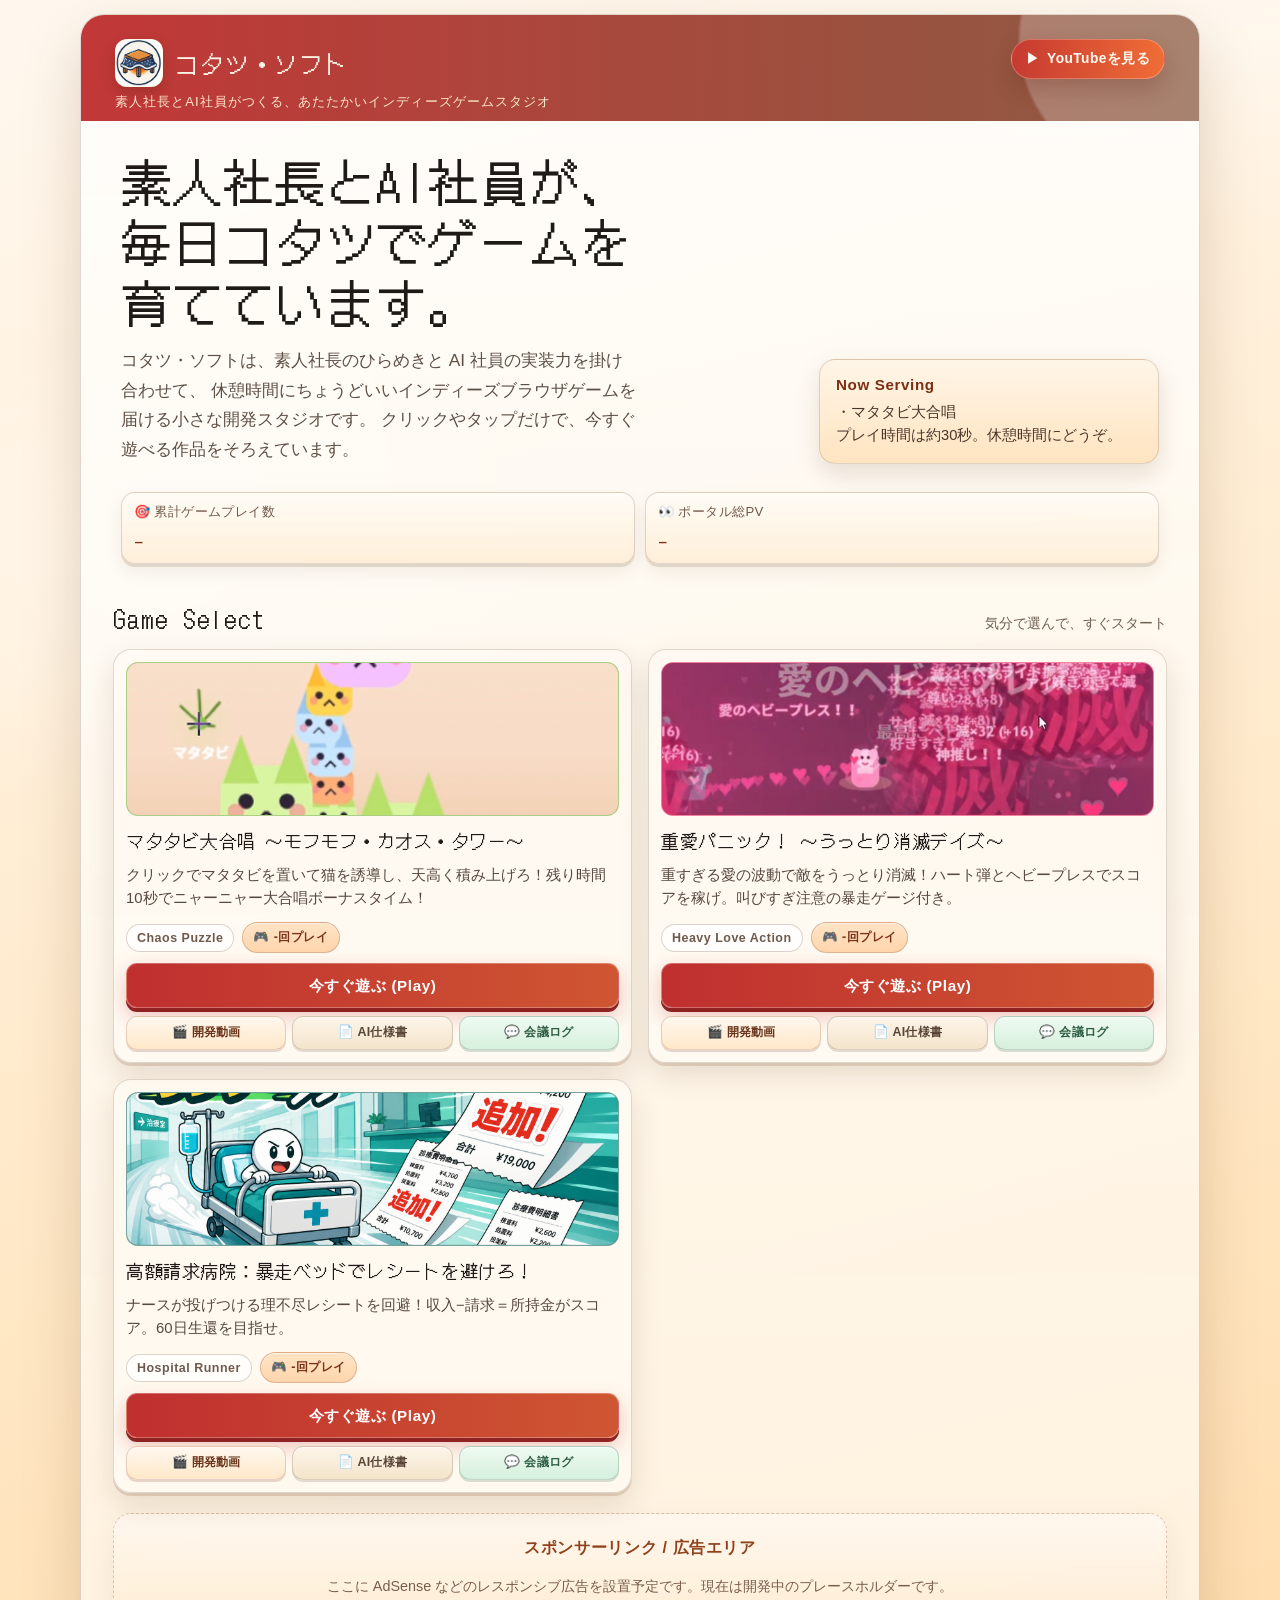
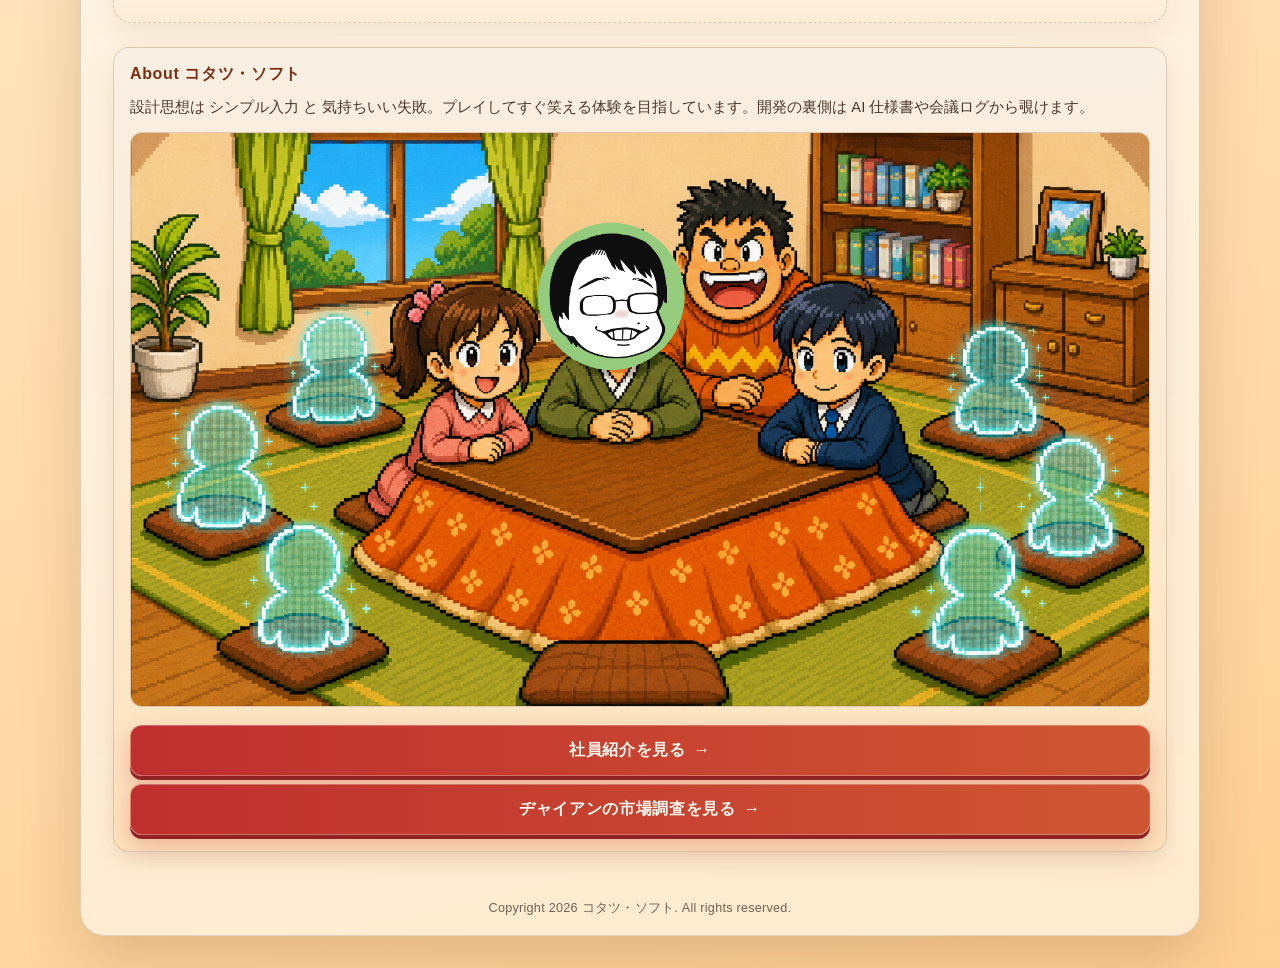
<file: kotatsu-soft/game-projects/index.html>
<!doctype html>
<html lang="ja">
<head>
  <meta charset="UTF-8" />
  <meta name="viewport" content="width=device-width, initial-scale=1.0" />
  <title>コタツ・ソフト | Browser Games</title>
  <link rel="icon" href="./assets/favicon-32.png" type="image/png" sizes="32x32" />
  <link rel="icon" href="./assets/favicon-48.png" type="image/png" sizes="48x48" />
  <link rel="apple-touch-icon" href="./assets/favicon-180.png" sizes="180x180" />
  <link href="https://fonts.googleapis.com/css2?family=DotGothic16&display=swap" rel="stylesheet" />
  <style>
    :root {
      --bg-0: #fff8ef;
      --bg-1: #ffe5bf;
      --bg-2: #ffd095;
      --ink: #1f1a17;
      --ink-soft: #5e4f45;
      --brand-red: #bf2f2f;
      --brand-brown: #7f4a2e;
      --brand-cream: #fff4df;
      --card: rgba(255, 250, 242, 0.78);
      --stroke: rgba(87, 50, 34, 0.18);
      --shadow: 0 24px 60px rgba(84, 44, 13, 0.18);
    }

    * {
      box-sizing: border-box;
    }

    html,
    body {
      margin: 0;
      min-height: 100%;
      color: var(--ink);
      background:
        radial-gradient(900px 520px at 94% -6%, rgba(255, 255, 255, 0.65), transparent 70%),
        radial-gradient(640px 380px at 12% 22%, rgba(255, 255, 255, 0.38), transparent 64%),
        linear-gradient(165deg, var(--bg-0) 0%, var(--bg-1) 52%, var(--bg-2) 100%);
      font-family: "Avenir Next", "Hiragino Sans", "Yu Gothic UI", sans-serif;
    }

    .grain {
      position: fixed;
      inset: 0;
      pointer-events: none;
      opacity: 0.11;
      background-image:
        radial-gradient(circle at 1px 1px, #000 0.7px, transparent 0.7px);
      background-size: 5px 5px;
      mix-blend-mode: multiply;
    }

    .scene {
      width: min(1120px, calc(100% - 28px));
      margin: 14px auto 32px;
      border: 1px solid var(--stroke);
      border-radius: 24px;
      overflow: hidden;
      background: linear-gradient(180deg, rgba(255, 255, 255, 0.75), rgba(255, 245, 229, 0.72));
      box-shadow: var(--shadow);
      backdrop-filter: blur(4px);
    }

    header {
      position: relative;
      padding: 24px clamp(16px, 3vw, 34px) 10px;
      background:
        linear-gradient(90deg, rgba(191, 47, 47, 0.96), rgba(127, 74, 46, 0.9));
      color: #fff5e6;
      isolation: isolate;
      overflow: hidden;
    }

    header::after {
      content: "";
      position: absolute;
      right: -90px;
      top: -110px;
      width: 270px;
      aspect-ratio: 1;
      border-radius: 50%;
      background: rgba(255, 255, 255, 0.24);
      filter: blur(1px);
      z-index: -1;
    }

    .brand-row {
      display: flex;
      align-items: center;
      justify-content: space-between;
      gap: 18px;
      flex-wrap: wrap;
    }

    .brand-copy {
      display: grid;
      gap: 6px;
      min-width: 0;
    }

    .brand-mark {
      display: flex;
      align-items: center;
      gap: 12px;
      min-width: 0;
    }

    .brand-icon {
      width: 48px;
      height: 48px;
      flex-shrink: 0;
      border-radius: 12px;
      object-fit: cover;
      background: #fff4df;
      border: 1px solid rgba(255, 255, 255, 0.35);
      box-shadow: 0 6px 14px rgba(64, 24, 8, 0.22);
    }

    .logo {
      font-family: "DotGothic16", sans-serif;
      letter-spacing: 0.08em;
      font-weight: 400;
      font-size: clamp(1.05rem, 2vw, 1.45rem);
      margin: 0;
    }

    .tag {
      margin: 0;
      font-size: 0.82rem;
      letter-spacing: 0.08em;
      text-transform: uppercase;
      color: #ffe8cc;
    }

    .youtube-cta {
      display: inline-flex;
      align-items: center;
      gap: 8px;
      align-self: start;
      text-decoration: none;
      color: #fff9f0;
      background: linear-gradient(90deg, #c63a31, #f06d36);
      border: 1px solid rgba(255, 255, 255, 0.24);
      border-radius: 999px;
      padding: 10px 14px;
      font-size: 0.86rem;
      font-weight: 800;
      letter-spacing: 0.03em;
      box-shadow: 0 10px 22px rgba(94, 31, 12, 0.24);
      transition: transform 160ms ease, filter 160ms ease, box-shadow 160ms ease;
      white-space: nowrap;
    }

    .youtube-cta:hover,
    .youtube-cta:focus-visible {
      transform: translateY(-1px);
      filter: brightness(1.05);
      box-shadow: 0 12px 26px rgba(94, 31, 12, 0.3);
    }

    .youtube-cta::before {
      content: "▶";
      font-size: 0.82rem;
      line-height: 1;
    }

    .hero {
      padding: 30px clamp(16px, 4vw, 40px) 24px;
      display: grid;
      gap: 26px;
      grid-template-columns: 1.2fr 1fr;
      align-items: end;
    }

    .hero h1 {
      margin: 0;
      font-family: "DotGothic16", sans-serif;
      font-size: clamp(1.7rem, 4.4vw, 3.15rem);
      font-weight: 400;
      line-height: 1.2;
      letter-spacing: 0.02em;
    }

    .hero p {
      margin: 14px 0 0;
      color: var(--ink-soft);
      font-size: clamp(0.97rem, 1.6vw, 1.08rem);
      line-height: 1.7;
      max-width: 54ch;
    }

    .hero-note {
      justify-self: end;
      width: min(100%, 340px);
      border: 1px solid var(--stroke);
      border-radius: 16px;
      background: linear-gradient(180deg, #fff5e8, #ffe4c0);
      padding: 16px;
      box-shadow: 0 10px 24px rgba(82, 48, 20, 0.14);
      transform: rotate(-1.5deg);
      animation: floatCard 4.7s ease-in-out infinite;
    }

    .hero-note strong {
      display: block;
      margin-bottom: 8px;
      color: #7b2f12;
      font-size: 0.95rem;
      letter-spacing: 0.04em;
    }

    .hero-note p {
      margin: 0;
      color: #4a3729;
      font-size: 0.92rem;
      line-height: 1.55;
    }

    .global-stats {
      margin: 4px clamp(16px, 4vw, 40px) 14px;
      display: grid;
      grid-template-columns: repeat(2, minmax(0, 1fr));
      gap: 10px;
    }

    .global-stat {
      border: 1px solid var(--stroke);
      border-radius: 14px;
      padding: 10px 12px;
      background: linear-gradient(180deg, rgba(255, 252, 246, 0.94), rgba(255, 237, 213, 0.88));
      box-shadow:
        0 3px 0 rgba(127, 74, 46, 0.16),
        0 8px 18px rgba(88, 53, 21, 0.08);
      display: grid;
      gap: 4px;
      transition: transform 220ms ease, box-shadow 220ms ease, border-color 220ms ease;
    }

    .global-stat:hover {
      transform: translateY(-2px);
      border-color: rgba(191, 47, 47, 0.28);
      box-shadow:
        0 4px 0 rgba(127, 74, 46, 0.18),
        0 12px 24px rgba(88, 53, 21, 0.12);
    }

    .global-stat .label {
      margin: 0;
      font-size: 0.82rem;
      color: #6f5849;
      letter-spacing: 0.03em;
    }

    .global-stat .value {
      margin: 0;
      font-family: "DotGothic16", sans-serif;
      font-size: clamp(1rem, 2.3vw, 1.2rem);
      font-weight: 400;
      color: #7d2f14;
      letter-spacing: 0.04em;
    }

    main {
      padding: 10px clamp(14px, 3vw, 32px) 34px;
    }

    .sec-head {
      display: flex;
      align-items: baseline;
      justify-content: space-between;
      gap: 12px;
      margin: 12px 0 14px;
    }

    .sec-head h2 {
      margin: 0;
      font-family: "DotGothic16", sans-serif;
      font-weight: 400;
      letter-spacing: 0.08em;
      font-size: clamp(1.12rem, 1.9vw, 1.5rem);
    }

    .sec-head p {
      margin: 0;
      color: #705f53;
      font-size: 0.9rem;
    }

    .game-grid {
      display: grid;
      grid-template-columns: repeat(2, minmax(0, 1fr));
      gap: 16px;
    }

    .game-card {
      position: relative;
      display: grid;
      gap: 12px;
      background: var(--card);
      border: 1px solid var(--stroke);
      border-radius: 18px;
      overflow: hidden;
      padding: 12px;
      cursor: pointer;
      transition: transform 240ms ease, box-shadow 240ms ease, border-color 240ms ease;
      box-shadow:
        0 3px 0 rgba(127, 74, 46, 0.18),
        0 12px 30px rgba(88, 53, 21, 0.14);
    }

    .game-card-link {
      position: absolute;
      inset: 0;
      z-index: 1;
      border-radius: inherit;
      text-indent: -9999px;
      overflow: hidden;
      white-space: nowrap;
    }

    .game-card-link:focus-visible {
      outline: 3px solid rgba(191, 47, 47, 0.55);
      outline-offset: -3px;
    }

    .game-card .card-actions-group {
      position: relative;
      z-index: 2;
    }

    .game-card:hover,
    .game-card:focus-within {
      transform: translateY(-4px);
      border-color: rgba(191, 47, 47, 0.4);
      box-shadow:
        0 5px 0 rgba(191, 47, 47, 0.22),
        0 18px 36px rgba(88, 53, 21, 0.2);
    }

    .thumb {
      height: 154px;
      border-radius: 12px;
      border: 1px solid rgba(255, 255, 255, 0.36);
      position: relative;
      overflow: hidden;
      display: grid;
      place-items: center;
      color: #ffffff;
      font-weight: 800;
      text-shadow: 0 2px 8px rgba(0, 0, 0, 0.36);
      letter-spacing: 0.08em;
      font-size: 1.05rem;
    }

    .thumb.matatabi_chaos {
      color: transparent;
      text-shadow: none;
      font-size: 0;
      background-color: #7cb342;
    }

    .thumb.matatabi_chaos::before {
      content: "";
      position: absolute;
      inset: 0;
      background-image: url("./assets/001_matatabi_chaos.png");
      background-size: cover;
      background-position: center;
      background-repeat: no-repeat;
      transition: transform 280ms ease;
      will-change: transform;
    }

    .game-card:hover .thumb.matatabi_chaos::before,
    .game-card:focus-within .thumb.matatabi_chaos::before {
      transform: scale(1.05);
    }

    .thumb.heavy_love_snake {
      color: transparent;
      text-shadow: none;
      font-size: 0;
      background-color: #e83a6e;
    }

    .thumb.heavy_love_snake::before {
      content: "";
      position: absolute;
      inset: 0;
      background-image: url("./assets/002_heavy_love_snake.png");
      background-size: cover;
      background-position: center;
      background-repeat: no-repeat;
      transition: transform 280ms ease;
      will-change: transform;
    }

    .game-card:hover .thumb.heavy_love_snake::before,
    .game-card:focus-within .thumb.heavy_love_snake::before {
      transform: scale(1.05);
    }

    .thumb.receipt_bed_dash {
      color: transparent;
      text-shadow: none;
      font-size: 0;
      background-color: #2a6b63;
    }

    .thumb.receipt_bed_dash::before {
      content: "";
      position: absolute;
      inset: 0;
      background-image: url("./assets/003_receipt_bed_dash.png");
      background-size: cover;
      background-position: center;
      background-repeat: no-repeat;
      transition: transform 280ms ease;
      will-change: transform;
    }

    .game-card:hover .thumb.receipt_bed_dash::before,
    .game-card:focus-within .thumb.receipt_bed_dash::before {
      transform: scale(1.05);
    }

    .game-card h3 {
      margin: 0;
      font-family: "DotGothic16", sans-serif;
      font-weight: 400;
      font-size: 1.12rem;
      letter-spacing: 0.03em;
      line-height: 1.35;
    }

    .game-card p {
      margin: 0;
      color: #57483f;
      font-size: 0.93rem;
      line-height: 1.55;
    }

    .card-footer {
      display: grid;
      gap: 10px;
    }

    .actions {
      display: flex;
      align-items: center;
      justify-content: flex-start;
      gap: 8px;
      flex-wrap: wrap;
    }

    .actions .pill {
      flex: 0 1 auto;
    }

    .card-actions-group {
      display: grid;
      gap: 8px;
    }

    .sub-actions {
      display: grid;
      grid-template-columns: repeat(3, minmax(0, 1fr));
      gap: 6px;
    }

    .pill {
      display: inline-flex;
      align-items: center;
      justify-content: center;
      font-size: 0.78rem;
      font-weight: 700;
      letter-spacing: 0.04em;
      color: #6f5a4d;
      background: rgba(255, 255, 255, 0.72);
      border: 1px solid rgba(110, 77, 59, 0.24);
      border-radius: 999px;
      padding: 6px 10px;
    }

    .play-count {
      color: #7b3119;
      background: linear-gradient(180deg, #ffe4c5, #ffd5ad);
      border-color: rgba(151, 74, 36, 0.3);
      box-shadow: inset 0 1px 0 rgba(255, 255, 255, 0.52);
      font-weight: 800;
    }

    .action-btn {
      display: inline-flex;
      align-items: center;
      justify-content: center;
      text-decoration: none;
      border-radius: 11px;
      padding: 8px 12px;
      font-size: 0.9rem;
      font-weight: 800;
      letter-spacing: 0.04em;
      border: 1px solid transparent;
      transition: filter 160ms ease, transform 120ms ease, background 160ms ease, border-color 160ms ease, box-shadow 120ms ease;
      text-align: center;
      line-height: 1.25;
    }

    .action-btn:hover,
    .action-btn:focus-visible {
      transform: translateY(2px);
    }

    .action-btn:active {
      transform: translateY(3px);
    }

    .action-btn.play {
      width: 100%;
      padding: 12px 16px;
      font-size: 0.95rem;
      box-shadow:
        0 4px 0 #8f2323,
        0 8px 20px rgba(191, 47, 47, 0.28);
    }

    .action-btn.play:hover,
    .action-btn.play:focus-visible {
      box-shadow:
        0 2px 0 #8f2323,
        0 4px 14px rgba(191, 47, 47, 0.22);
    }

    .action-btn.play:active {
      box-shadow:
        0 1px 0 #8f2323,
        0 2px 10px rgba(191, 47, 47, 0.18);
    }

    .sub-actions .action-btn {
      width: 100%;
      min-width: 0;
      padding: 8px 4px;
      font-size: clamp(0.68rem, 2.2vw, 0.78rem);
      font-weight: 700;
      letter-spacing: 0.02em;
      white-space: normal;
      word-break: keep-all;
      overflow-wrap: anywhere;
    }

    .play {
      color: #fff;
      background: linear-gradient(90deg, #bf2f2f, #cf5632);
      border-color: rgba(255, 255, 255, 0.28);
    }

    .play:hover,
    .play:focus-visible {
      filter: brightness(1.06);
    }

    .youtube-link {
      color: #6b361d;
      background: linear-gradient(180deg, #fff8ef, #ffe8c9);
      border-color: rgba(123, 47, 18, 0.18);
      box-shadow:
        0 2px 0 rgba(123, 47, 18, 0.18),
        inset 0 1px 0 rgba(255, 255, 255, 0.6);
    }

    .youtube-link:hover,
    .youtube-link:focus-visible {
      filter: brightness(1.03);
      border-color: rgba(191, 47, 47, 0.35);
      box-shadow:
        0 1px 0 rgba(123, 47, 18, 0.16),
        inset 0 1px 0 rgba(255, 255, 255, 0.6);
    }

    .spec-link {
      color: #5a4638;
      background: linear-gradient(180deg, #fdf5e9, #f4e4cb);
      border-color: rgba(111, 83, 62, 0.24);
      box-shadow:
        0 2px 0 rgba(111, 83, 62, 0.18),
        inset 0 1px 0 rgba(255, 255, 255, 0.72);
    }

    .spec-link:hover,
    .spec-link:focus-visible {
      filter: brightness(1.03);
      border-color: rgba(123, 47, 18, 0.32);
      box-shadow:
        0 1px 0 rgba(111, 83, 62, 0.16),
        inset 0 1px 0 rgba(255, 255, 255, 0.72);
    }

    .meeting-link {
      color: #2f5f45;
      background: linear-gradient(180deg, #eefaf1, #d7f0dd);
      border-color: rgba(47, 95, 69, 0.24);
      box-shadow:
        0 2px 0 rgba(47, 95, 69, 0.18),
        inset 0 1px 0 rgba(255, 255, 255, 0.72);
    }

    .meeting-link:hover,
    .meeting-link:focus-visible {
      filter: brightness(1.03);
      border-color: rgba(47, 95, 69, 0.42);
      box-shadow:
        0 1px 0 rgba(47, 95, 69, 0.16),
        inset 0 1px 0 rgba(255, 255, 255, 0.72);
    }

    .meeting-link.is-unavailable {
      opacity: 0.48;
      pointer-events: none;
      cursor: not-allowed;
      filter: grayscale(0.35);
    }

    .ad-container {
      margin-top: 20px;
      display: grid;
      place-items: center;
      min-height: 110px;
      padding: 18px;
      border-radius: 18px;
      border: 1px dashed rgba(127, 74, 46, 0.28);
      background: linear-gradient(180deg, rgba(255, 248, 240, 0.86), rgba(255, 236, 212, 0.92));
      color: #7a5d4e;
      text-align: center;
      box-shadow: 0 10px 26px rgba(88, 53, 21, 0.08);
    }

    .ad-container strong {
      display: block;
      margin-bottom: 4px;
      color: #8f421b;
      letter-spacing: 0.04em;
    }

    .ad-container p {
      margin: 0;
      font-size: 0.9rem;
      line-height: 1.55;
    }

    .studio {
      margin-top: 24px;
      border-radius: 16px;
      background: linear-gradient(180deg, #f9efe3, #fee4be);
      border: 1px solid var(--stroke);
      padding: 16px;
      display: grid;
      gap: 10px;
      color: #4a3729;
      box-shadow: 0 10px 26px rgba(88, 53, 21, 0.1);
    }

    .studio h3 {
      margin: 0;
      font-size: 1rem;
      color: #7b2f12;
      letter-spacing: 0.04em;
    }

    .studio p {
      margin: 0;
      font-size: 0.92rem;
      line-height: 1.7;
    }

    .studio-banner {
      margin: 2px 0 4px;
      border-radius: 12px;
      overflow: hidden;
      border: 1px solid rgba(123, 47, 18, 0.14);
      background: #f3e2c8;
      line-height: 0;
    }

    .studio-banner img {
      display: block;
      width: 100%;
      height: auto;
    }

    .studio-links {
      display: grid;
      gap: 8px;
      margin-top: 4px;
    }

    .staff-link {
      display: inline-flex;
      align-items: center;
      justify-content: center;
      gap: 8px;
      width: 100%;
      margin-top: 0;
      text-decoration: none;
      color: #fff9f0;
      background: linear-gradient(90deg, #bf2f2f, #cf5632);
      border: 1px solid rgba(255, 255, 255, 0.28);
      border-radius: 12px;
      padding: 14px 20px;
      font-size: 1rem;
      font-weight: 800;
      letter-spacing: 0.04em;
      box-shadow:
        0 4px 0 #8f2323,
        0 10px 24px rgba(191, 47, 47, 0.3);
      transition: transform 120ms ease, box-shadow 120ms ease, filter 160ms ease;
    }

    .staff-link::after {
      content: "→";
      font-size: 1.05rem;
      line-height: 1;
    }

    .staff-link:hover,
    .staff-link:focus-visible {
      transform: translateY(2px);
      filter: brightness(1.05);
      box-shadow:
        0 2px 0 #8f2323,
        0 6px 16px rgba(191, 47, 47, 0.26);
    }

    .staff-link:active {
      transform: translateY(3px);
      box-shadow:
        0 1px 0 #8f2323,
        0 3px 10px rgba(191, 47, 47, 0.2);
    }

    footer {
      padding: 14px 18px 18px;
      color: #755f50;
      font-size: 0.79rem;
      text-align: center;
      letter-spacing: 0.02em;
    }

    .fade-up {
      opacity: 0;
      transform: translateY(18px);
      animation: fadeUp 700ms ease forwards;
    }

    .fade-up:nth-child(2) { animation-delay: 80ms; }
    .fade-up:nth-child(3) { animation-delay: 140ms; }

    @keyframes fadeUp {
      to {
        opacity: 1;
        transform: translateY(0);
      }
    }

    @keyframes floatCard {
      0%, 100% { transform: rotate(-1.5deg) translateY(0); }
      50% { transform: rotate(-0.2deg) translateY(-4px); }
    }

    @media (max-width: 900px) {
      .brand-row {
        align-items: flex-start;
      }

      .youtube-cta {
        width: 100%;
        justify-content: center;
      }

      .hero {
        grid-template-columns: 1fr;
        align-items: start;
      }

      .hero-note {
        justify-self: start;
      }

      .game-grid {
        grid-template-columns: 1fr;
      }

      .global-stats {
        grid-template-columns: 1fr;
      }
    }

    @media (max-width: 520px) {
      .global-stat .value {
        font-size: 1.02rem;
      }

      .actions {
        gap: 6px;
      }

      .sub-actions {
        gap: 5px;
      }

      .sub-actions .action-btn {
        padding: 7px 3px;
        font-size: 0.68rem;
      }

      .action-btn.play {
        padding: 11px 12px;
        font-size: 0.9rem;
      }
    }
  </style>
</head>
<body>
  <div class="grain" aria-hidden="true"></div>

  <div class="scene">
    <header>
      <div class="brand-row">
        <div class="brand-copy">
          <div class="brand-mark">
            <img
              class="brand-icon"
              src="./assets/channel-icon.png"
              alt=""
              width="48"
              height="48"
              decoding="async"
            />
            <p class="logo">コタツ・ソフト</p>
          </div>
          <p class="tag">素人社長とAI社員がつくる、あたたかいインディーズゲームスタジオ</p>
        </div>
        <a class="youtube-cta" href="https://youtube.com/channel/UC6WGVic5SeST8yGDE7zvjKA?si=A2K3WcAdq85CQoFI" target="_blank" rel="noopener noreferrer">YouTubeを見る</a>
      </div>
    </header>

    <section class="hero">
      <div class="fade-up">
        <h1>素人社長とAI社員が、<br />毎日コタツでゲームを育てています。</h1>
        <p>
          コタツ・ソフトは、素人社長のひらめきと AI 社員の実装力を掛け合わせて、
          休憩時間にちょうどいいインディーズブラウザゲームを届ける小さな開発スタジオです。
          クリックやタップだけで、今すぐ遊べる作品をそろえています。
        </p>
      </div>
      <aside class="hero-note fade-up">
        <strong>Now Serving</strong>
        <p>
          ・マタタビ大合唱<br />
          プレイ時間は約30秒。休憩時間にどうぞ。
        </p>
      </aside>
    </section>

    <section class="global-stats" aria-label="ポータル全体実績">
      <article class="global-stat fade-up">
        <p class="label">🎯 累計ゲームプレイ数</p>
        <p class="value global-total-play" id="totalPlayCount" aria-live="polite">-</p>
      </article>
      <article class="global-stat fade-up">
        <p class="label">👀 ポータル総PV</p>
        <p class="value global-pv" id="portalPvCount" aria-live="polite">-</p>
      </article>
    </section>

    <main>
      <div class="sec-head">
        <h2>Game Select</h2>
        <p>気分で選んで、すぐスタート</p>
      </div>

      <div class="game-grid">
        <article class="game-card fade-up">
          <a
            class="game-card-link"
            href="./001_matatabi_chaos/src/index.html"
            data-game-id="matatabi_chaos"
          >マタタビ大合唱を遊ぶ</a>
          <div class="thumb matatabi_chaos" aria-hidden="true"></div>
          <h3>マタタビ大合唱 ～モフモフ・カオス・タワー～</h3>
          <p>クリックでマタタビを置いて猫を誘導し、天高く積み上げろ！残り時間10秒でニャーニャー大合唱ボーナスタイム！</p>
          <div class="card-footer">
            <div class="actions">
              <span class="pill">Chaos Puzzle</span>
              <span class="pill play-count play-count-matatabi_chaos" data-stat-id="matatabi_chaos" aria-live="polite">🎮 -回プレイ</span>
            </div>
            <div class="card-actions-group">
              <a class="action-btn play" data-game-id="matatabi_chaos" href="./001_matatabi_chaos/src/index.html">今すぐ遊ぶ (Play)</a>
              <div class="sub-actions">
                <a class="action-btn youtube-link" href="https://youtu.be/uJo-_q4DCVk" target="_blank" rel="noopener noreferrer">🎬 開発動画</a>
                <a class="action-btn spec-link" data-game-id="matatabi_chaos" href="./shared/spec.html?file=spec_テトリスと猫を掛け合わせたゲームを作って_20260725_124622.md" target="_blank" rel="noopener noreferrer">📄 AI仕様書</a>
                <a class="action-btn meeting-link" data-game-id="matatabi_chaos" href="./shared/meeting.html?file=meeting_テトリスと猫を掛け合わせたゲームを作って_20260725_124622.jsonl" target="_blank" rel="noopener noreferrer">💬 会議ログ</a>
              </div>
            </div>
          </div>
        </article>

        <article class="game-card fade-up">
          <a
            class="game-card-link"
            href="./002_heavy_love_snake/src/index.html"
            data-game-id="heavy_love_snake"
          >重愛パニックを遊ぶ</a>
          <div class="thumb heavy_love_snake" aria-hidden="true"></div>
          <h3>重愛パニック！ ～うっとり消滅デイズ～</h3>
          <p>重すぎる愛の波動で敵をうっとり消滅！ハート弾とヘビープレスでスコアを稼げ。叫びすぎ注意の暴走ゲージ付き。</p>
          <div class="card-footer">
            <div class="actions">
              <span class="pill">Heavy Love Action</span>
              <span class="pill play-count play-count-heavy_love_snake" data-stat-id="heavy_love_snake" aria-live="polite">🎮 -回プレイ</span>
            </div>
            <div class="card-actions-group">
              <a class="action-btn play" data-game-id="heavy_love_snake" href="./002_heavy_love_snake/src/index.html">今すぐ遊ぶ (Play)</a>
              <div class="sub-actions">
                <a class="action-btn youtube-link" href="https://youtu.be/niqgOf1qkJY?si=zH1fkllfNtsfdzH2" target="_blank" rel="noopener noreferrer">🎬 開発動画</a>
                <a class="action-btn spec-link" data-game-id="heavy_love_snake" href="./shared/spec.html?file=spec_マリオっぽい2Dスクロールゲームと_好きすぎて滅_を掛け合わせたゲーム_20260730_205037.md" target="_blank" rel="noopener noreferrer">📄 AI仕様書</a>
                <a class="action-btn meeting-link" data-game-id="heavy_love_snake" href="./shared/meeting.html?file=meeting_マリオっぽい2Dスクロールゲームと_好きすぎて滅_を掛け合わせたゲーム_20260730_205037.jsonl" target="_blank" rel="noopener noreferrer">💬 会議ログ</a>
              </div>
            </div>
          </div>
        </article>

        <article class="game-card fade-up">
          <a
            class="game-card-link"
            href="./003_receipt_bed_dash/src/index.html"
            data-game-id="receipt_bed_dash"
          >高額請求病院を遊ぶ</a>
          <div class="thumb receipt_bed_dash" aria-hidden="true"></div>
          <h3>高額請求病院：暴走ベッドでレシートを避けろ！</h3>
          <p>ナースが投げつける理不尽レシートを回避！収入−請求＝所持金がスコア。60日生還を目指せ。</p>
          <div class="card-footer">
            <div class="actions">
              <span class="pill">Hospital Runner</span>
              <span class="pill play-count play-count-receipt_bed_dash" data-stat-id="receipt_bed_dash" aria-live="polite">🎮 -回プレイ</span>
            </div>
            <div class="card-actions-group">
              <a class="action-btn play" data-game-id="receipt_bed_dash" href="./003_receipt_bed_dash/src/index.html">今すぐ遊ぶ (Play)</a>
              <div class="sub-actions">
                <a class="action-btn youtube-link" href="https://youtube.com/channel/UC6WGVic5SeST8yGDE7zvjKA?si=A2K3WcAdq85CQoFI" target="_blank" rel="noopener noreferrer">🎬 開発動画</a>
                <a class="action-btn spec-link" data-game-id="receipt_bed_dash" href="./shared/spec.html?file=spec_お会計オプション地獄_暴走ベッドでレシートを避けろ_20260802_113315.md" target="_blank" rel="noopener noreferrer">📄 AI仕様書</a>
                <a class="action-btn meeting-link" data-game-id="receipt_bed_dash" href="./shared/meeting.html?file=meeting_お会計オプション地獄_暴走ベッドでレシートを避けろ_20260802_113315.jsonl" target="_blank" rel="noopener noreferrer">💬 会議ログ</a>
              </div>
            </div>
          </div>
        </article>
      </div>

      <div class="ad-container" aria-label="広告エリア">
        <strong>スポンサーリンク / 広告エリア</strong>
        <p>ここに AdSense などのレスポンシブ広告を設置予定です。現在は開発中のプレースホルダーです。</p>
      </div>

      <section class="studio">
        <h3>About コタツ・ソフト</h3>
        <p>設計思想は シンプル入力 と 気持ちいい失敗。プレイしてすぐ笑える体験を目指しています。開発の裏側は AI 仕様書や会議ログから覗けます。</p>
        <figure class="studio-banner">
          <img
            src="./assets/youtube-banner.png"
            alt="コタツを囲む コタツ・ソフト のメンバー"
            width="1024"
            height="576"
            loading="lazy"
            decoding="async"
          />
        </figure>
        <div class="studio-links">
          <a class="staff-link" href="./staff.html">社員紹介を見る</a>
          <a class="staff-link" href="./trends.html">ヂャイアンの市場調査を見る</a>
        </div>
      </section>
    </main>

    <footer>
      Copyright 2026 コタツ・ソフト. All rights reserved.
    </footer>
  </div>

  <script src="./common/stats.js"></script>
  <script>
    const { formatCount, normalizeCount, fetchStats, sendPortalPv } = window.KotatsuStats;

    const totalPlayEl = document.getElementById("totalPlayCount");
    const portalPvEl = document.querySelector(".global-pv");
    const playCountEls = Array.from(document.querySelectorAll(".play-count"));
    const specLinkEls = Array.from(document.querySelectorAll(".spec-link[data-game-id]"));
    const meetingLinkEls = Array.from(document.querySelectorAll(".meeting-link[data-game-id]"));

    function resolveSharedRoot() {
      if (window.location.pathname.includes("/game-projects/")) {
        return "../shared";
      }
      return "./shared";
    }

    function buildSpecViewerUrl(specFile) {
      return `${resolveSharedRoot()}/spec.html?file=${encodeURIComponent(specFile)}`;
    }

    function buildMeetingViewerUrl(meetingLogFile) {
      return `${resolveSharedRoot()}/meeting.html?file=${encodeURIComponent(meetingLogFile)}`;
    }

    function getSpecRegistryPath() {
      return `${resolveSharedRoot()}/specs/spec_game_links.json`;
    }

    function setGlobalPv(value) {
      const count = normalizeCount(value);
      if (!portalPvEl || count === null) return;
      portalPvEl.textContent = `${formatCount(count)} PV`;
    }

    function setTotalPlay(value) {
      const count = normalizeCount(value);
      if (!totalPlayEl || count === null) return;
      totalPlayEl.textContent = `${formatCount(count)} 回`;
    }

    function setGamePlay(el, value) {
      const count = normalizeCount(value);
      if (!el || count === null) return;
      el.textContent = `🎮 ${formatCount(count)}回プレイ`;
    }

    function getBadgeStatId(el) {
      if (!el) return null;
      return el.dataset.statId || el.dataset.gameId || null;
    }

    async function fetchSpecRegistry() {
      try {
        const response = await fetch(getSpecRegistryPath(), {
          method: "GET",
          cache: "no-store",
          headers: {
            accept: "application/json",
          },
        });
        if (!response.ok) return null;
        return response.json();
      } catch (_error) {
        return null;
      }
    }

    function applySpecRegistry(payload) {
      if (!payload || typeof payload !== "object") return;

      const records = Array.isArray(payload.records) ? payload.records : [];
      if (!records.length) return;

      const sorted = records
        .filter((record) => record && typeof record === "object")
        .sort((a, b) => {
          const left = String(a.created_at || "");
          const right = String(b.created_at || "");
          return right.localeCompare(left);
        });

      const latestByGameId = new Map();

      for (const record of sorted) {
        const linkedGames = Array.isArray(record.linked_games) ? record.linked_games : [];
        for (const game of linkedGames) {
          if (!game || typeof game !== "object") continue;
          const gameId = typeof game.game_id === "string" ? game.game_id : "";
          if (!gameId || latestByGameId.has(gameId)) continue;
          latestByGameId.set(gameId, record);
        }
      }

      for (const linkEl of specLinkEls) {
        const gameId = linkEl.dataset.gameId;
        if (!gameId) continue;

        const latest = latestByGameId.get(gameId);
        if (!latest || typeof latest.spec_file !== "string") continue;

        const specFile = latest.spec_file.trim();
        if (!specFile) continue;

        linkEl.href = buildSpecViewerUrl(specFile);
        const selectedPlan = typeof latest.selected_plan === "string" ? latest.selected_plan.trim() : "";
        if (selectedPlan) {
          linkEl.title = `最新仕様書: ${selectedPlan}`;
        }
      }

      for (const linkEl of meetingLinkEls) {
        const gameId = linkEl.dataset.gameId;
        if (!gameId) continue;

        const latest = latestByGameId.get(gameId);
        const meetingLogFile =
          latest && typeof latest.meeting_log_file === "string"
            ? latest.meeting_log_file.trim()
            : "";

        if (!meetingLogFile) {
          linkEl.hidden = true;
          linkEl.classList.add("is-unavailable");
          linkEl.setAttribute("aria-disabled", "true");
          linkEl.removeAttribute("target");
          linkEl.removeAttribute("rel");
          linkEl.href = "#";
          linkEl.title = "企画会議ログは未登録です";
          continue;
        }

        linkEl.hidden = false;
        linkEl.classList.remove("is-unavailable");
        linkEl.removeAttribute("aria-disabled");
        linkEl.target = "_blank";
        linkEl.rel = "noopener noreferrer";
        linkEl.href = buildMeetingViewerUrl(meetingLogFile);

        const theme = typeof latest.theme === "string" ? latest.theme.trim() : "";
        if (theme) {
          linkEl.title = `企画会議ログ: ${theme}`;
        }
      }
    }

    function applyStats(data) {
      if (!data || typeof data !== "object") return;

      const pv = normalizeCount(data.pv);
      if (pv !== null) {
        setGlobalPv(pv);
      }

      let totalPlays = 0;
      let hasAnyPlayValue = false;

      for (const el of playCountEls) {
        const statId = getBadgeStatId(el);
        if (!statId) continue;

        const fromApi = normalizeCount(data[statId]);
        if (fromApi !== null) {
          setGamePlay(el, fromApi);
          totalPlays += fromApi;
          hasAnyPlayValue = true;
        }
      }

      if (!hasAnyPlayValue) {
        const explicitTotal = normalizeCount(data.totalPlay ?? data.totalPlays);
        if (explicitTotal !== null) {
          setTotalPlay(explicitTotal);
          return;
        }
      }

      if (hasAnyPlayValue) {
        setTotalPlay(totalPlays);
      }
    }

    function syncStaticSpecLinks() {
      for (const linkEl of specLinkEls) {
        const url = new URL(linkEl.href, window.location.href);
        const specFile = url.searchParams.get("file");
        if (!specFile) continue;
        linkEl.href = buildSpecViewerUrl(specFile);
      }

      for (const linkEl of meetingLinkEls) {
        if (linkEl.classList.contains("is-unavailable")) continue;
        const url = new URL(linkEl.href, window.location.href);
        const meetingFile = url.searchParams.get("file");
        if (!meetingFile) continue;
        linkEl.href = buildMeetingViewerUrl(meetingFile);
      }
    }

    async function bootstrapPortal() {
      syncStaticSpecLinks();
      // Requirement order: increment PV first, then fetch latest counters.
      await sendPortalPv();
      const [stats, specRegistry] = await Promise.all([
        fetchStats(),
        fetchSpecRegistry(),
      ]);

      if (stats) {
        applyStats(stats);
      }

      if (specRegistry) {
        applySpecRegistry(specRegistry);
      }
    }

    void bootstrapPortal();
  </script>
</body>
</html>
</file>
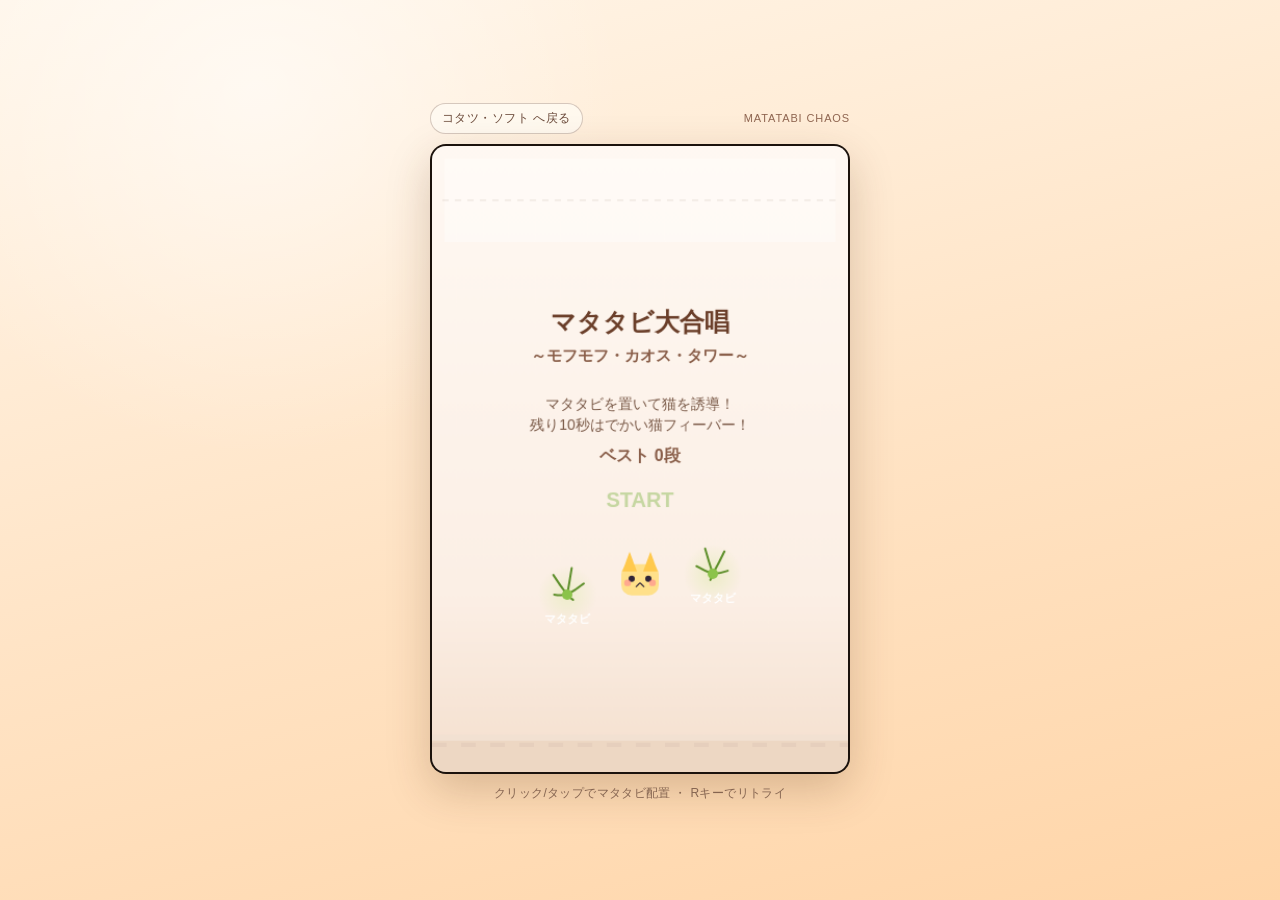
<file: kotatsu-soft/game-projects/001_matatabi_chaos/src/index.html>
<!doctype html>
<html lang="ja">
<head>
  <meta charset="UTF-8" />
  <meta name="viewport" content="width=device-width, initial-scale=1.0, viewport-fit=cover" />
  <title>マタタビ大合唱 ～モフモフ・カオス・タワー～</title>
  <style>
    :root {
      --wall: #f5dcc8;
      --floor: #e8b896;
      --ink: #4a3228;
      --accent: #7cb342;
      --warm: #fff8ef;
    }

    * { box-sizing: border-box; }

    html, body {
      width: 100%;
      height: 100%;
      margin: 0;
      background:
        radial-gradient(circle at 20% 10%, rgba(255, 255, 255, 0.55), transparent 28%),
        linear-gradient(165deg, #fff6ea 0%, #ffe3c4 55%, #ffd5a8 100%);
      color: var(--ink);
      font-family: "Trebuchet MS", "Hiragino Kaku Gothic ProN", "Yu Gothic", sans-serif;
      display: grid;
      place-items: center;
      overflow: hidden;
      user-select: none;
      -webkit-user-select: none;
      touch-action: manipulation;
    }

    .wrap {
      width: min(94vw, 420px);
      display: grid;
      gap: 10px;
      justify-items: center;
    }

    .topbar {
      width: 100%;
      display: flex;
      align-items: center;
      justify-content: space-between;
      gap: 10px;
      margin-top: 4px;
    }

    .home-link {
      text-decoration: none;
      color: #6b4a3a;
      border: 1px solid rgba(107, 74, 58, 0.28);
      background: rgba(255, 250, 242, 0.82);
      border-radius: 999px;
      padding: 6px 11px;
      font-size: 12px;
      letter-spacing: 0.04em;
      transition: background 140ms ease, transform 140ms ease;
    }

    .home-link:hover,
    .home-link:focus-visible {
      background: rgba(255, 255, 255, 0.95);
      transform: translateY(-1px);
    }

    .brand {
      font-size: 11px;
      letter-spacing: 0.08em;
      color: #8a5f4a;
      opacity: 0.95;
    }

    canvas {
      width: 100%;
      aspect-ratio: 2 / 3;
      border: 2px solid rgba(122, 82, 58, 0.22);
      border-radius: 16px;
      background: #000;
      box-shadow:
        0 16px 44px rgba(84, 44, 13, 0.22),
        0 0 0 1px rgba(255, 255, 255, 0.35) inset;
      display: block;
      cursor: crosshair;
    }

    .share-bar {
      display: none;
      width: 100%;
      justify-content: center;
    }

    .share-bar.is-visible {
      display: flex;
    }

    .share-btn {
      appearance: none;
      cursor: pointer;
      color: #6b4a3a;
      border: 1px solid rgba(107, 74, 58, 0.28);
      background: rgba(255, 250, 242, 0.92);
      border-radius: 999px;
      padding: 8px 16px;
      font: inherit;
      font-size: 13px;
      letter-spacing: 0.04em;
      transition: background 140ms ease, transform 140ms ease;
    }

    .share-btn:hover,
    .share-btn:focus-visible {
      background: rgba(255, 255, 255, 0.98);
      transform: translateY(-1px);
    }

    .hint {
      font-size: 12px;
      letter-spacing: 0.03em;
      color: #7a5a48;
      opacity: 0.9;
      text-align: center;
      line-height: 1.5;
    }
  </style>
</head>
<body>
  <div class="wrap">
    <div class="topbar">
      <a class="home-link" href="../../index.html">コタツ・ソフト へ戻る</a>
      <div class="brand">MATATABI CHAOS</div>
    </div>
    <canvas id="game" width="400" height="600" aria-label="マタタビ大合唱"></canvas>
    <div class="share-bar" id="share-bar" hidden>
      <button type="button" class="share-btn" id="share-x">Xでシェア</button>
    </div>
    <div class="hint">クリック/タップでマタタビ配置 ・ Rキーでリトライ</div>
  </div>

  <script src="../../common/stats.js"></script>
  <script src="../../common/storage.js"></script>
  <script>
    (() => {
      "use strict";

      const canvas = document.getElementById("game");
      const ctx = canvas.getContext("2d");
      const shareBar = document.getElementById("share-bar");
      const shareBtn = document.getElementById("share-x");

      const W = canvas.width;
      const H = canvas.height;
      const FLOOR_Y = H - 36;
      const CEILING_Y = 52;
      const GRAVITY = 320;
      const MAX_FALL_SPEED = 230;
      const CAT_HEIGHT = 30;
      const OVERLAP_RATIO = 0.2;
      const STACK_UNIT = CAT_HEIGHT * (1 - OVERLAP_RATIO);
      const TIME_LIMIT = 30;
      const FEVER_DURATION = 10;
      const SPAWN_INTERVAL = 1.4;
      const FEVER_SPAWN_INTERVAL = 0.9;
      const MATATABI_DURATION = 5.5;
      const CEILING_FAIL_TIME = 2.2;
      const CAT_WALK_SPEED = 150;
      const GIANT_SCALE = 2;
      const GAME_ID = "matatabi_chaos";
      const HIGH_SCORE_KEY = "highScore";

      const STATE = {
        TITLE: "TITLE",
        PLAYING: "PLAYING",
        RESULT: "RESULT",
        GAMEOVER: "GAMEOVER",
      };

      const CAT_COLORS = [
        { body: "#ffd452", ear: "#ffbd35" },
        { body: "#ffb07a", ear: "#ff914d" },
        { body: "#c8e6ff", ear: "#9cc7f0" },
        { body: "#d8f5a2", ear: "#b8e06a" },
        { body: "#f5c2ff", ear: "#e59cf5" },
        { body: "#ffe08a", ear: "#ffc94d" },
      ];

      let state = STATE.TITLE;
      let cats = [];
      let matatabi = null;
      let score = 0;
      let bestScore = 0;
      let isNewRecord = false;
      let timeLeft = TIME_LIMIT;
      let spawnTimer = 0;
      let ceilingTimer = 0;
      let feverActive = false;
      let resultTimer = 0;
      let lastClear = false;
      let lastTime = 0;
      let audioCtx = null;
      let chorusVoices = [];

      const sendPlayCount = window.KotatsuStats && window.KotatsuStats.sendPlayCount;
      const storage = window.KotatsuStorage || null;

      function loadBestScore() {
        if (!storage || typeof storage.get !== "function") return 0;
        const saved = storage.get(GAME_ID, HIGH_SCORE_KEY);
        const num = Number(saved);
        if (!Number.isFinite(num) || num < 0) return 0;
        return Math.trunc(num);
      }

      function saveBestScore(value) {
        if (!storage || typeof storage.set !== "function") return false;
        return storage.set(GAME_ID, HIGH_SCORE_KEY, value);
      }

      bestScore = loadBestScore();

      function setShareVisible(visible) {
        if (!shareBar) return;
        shareBar.hidden = !visible;
        shareBar.classList.toggle("is-visible", visible);
      }

      function buildShareText(isClear, shareScore) {
        if (isClear) {
          return `マタタビ大合唱で ${shareScore}段つみあげた！ CAOS CLEAR!\n#コタツソフト #マタタビ大合唱`;
        }
        return `マタタビ大合唱で ${shareScore}段… 猫が制御不能！ GAME OVER\n#コタツソフト #マタタビ大合唱`;
      }

      function openXShare() {
        const text = buildShareText(lastClear, score);
        const url = `${location.origin}${location.pathname}`;
        const intent = new URL("https://twitter.com/intent/tweet");
        intent.searchParams.set("text", text);
        intent.searchParams.set("url", url);
        window.open(intent.toString(), "_blank", "noopener,noreferrer");
      }

      function ensureAudio() {
        if (!audioCtx) {
          const Ctx = window.AudioContext || window.webkitAudioContext;
          if (Ctx) audioCtx = new Ctx();
        }
        if (audioCtx && audioCtx.state === "suspended") {
          audioCtx.resume().catch(() => {});
        }
      }

      function playMeow(pitch = 440, duration = 0.18, volume = 0.08) {
        if (!audioCtx) return;
        const t0 = audioCtx.currentTime;
        const osc = audioCtx.createOscillator();
        const gain = audioCtx.createGain();
        osc.type = "sawtooth";
        osc.frequency.setValueAtTime(pitch, t0);
        osc.frequency.exponentialRampToValueAtTime(Math.max(80, pitch * 0.55), t0 + duration * 0.75);
        gain.gain.setValueAtTime(0.0001, t0);
        gain.gain.exponentialRampToValueAtTime(volume, t0 + 0.02);
        gain.gain.exponentialRampToValueAtTime(0.0001, t0 + duration);
        osc.connect(gain);
        gain.connect(audioCtx.destination);
        osc.start(t0);
        osc.stop(t0 + duration + 0.02);
      }

      function playLandMeow() {
        playMeow(320 + Math.random() * 180, 0.12, 0.05);
      }

      class Matatabi {
        constructor(x, y) {
          this.x = x;
          this.y = y;
          this.life = MATATABI_DURATION;
          this.pulse = Math.random() * Math.PI * 2;
          this.consumed = false;
        }

        update(dt) {
          this.life -= dt;
          this.pulse += dt * 5;
        }

        get active() {
          return this.life > 0 && !this.consumed;
        }

        draw(t) {
          const glow = 0.55 + Math.sin(this.pulse) * 0.25;
          ctx.save();
          ctx.translate(this.x, this.y);

          const rad = ctx.createRadialGradient(0, 0, 2, 0, 0, 28);
          rad.addColorStop(0, `rgba(180, 230, 90, ${0.35 * glow})`);
          rad.addColorStop(1, "rgba(180, 230, 90, 0)");
          ctx.fillStyle = rad;
          ctx.beginPath();
          ctx.arc(0, 0, 28, 0, Math.PI * 2);
          ctx.fill();

          ctx.strokeStyle = "#5d8f2a";
          ctx.lineWidth = 2;
          ctx.lineCap = "round";
          for (let i = 0; i < 5; i++) {
            const a = (Math.PI * 2 * i) / 5 + t * 0.001;
            ctx.beginPath();
            ctx.moveTo(0, 0);
            ctx.quadraticCurveTo(
              Math.cos(a) * 8,
              Math.sin(a) * 8 - 4,
              Math.cos(a) * 16,
              Math.sin(a) * 16 - 10
            );
            ctx.stroke();
          }

          ctx.fillStyle = "#8bc34a";
          ctx.beginPath();
          ctx.arc(0, 0, 5, 0, Math.PI * 2);
          ctx.fill();

          ctx.fillStyle = "#fff";
          ctx.font = "bold 11px Trebuchet MS, sans-serif";
          ctx.textAlign = "center";
          ctx.textBaseline = "middle";
          ctx.fillText("マタタビ", 0, 24);
          ctx.restore();
        }
      }

      function landingSurfaceY(cat) {
        let surface = FLOOR_Y;
        const halfW = cat.w / 2;
        const minRestY = cat.y - 6;
        for (const other of cats) {
          if (other === cat || !other.onGround) continue;
          const overlaps = Math.abs(other.x - cat.x) < (halfW + other.w / 2) * 0.82;
          if (!overlaps) continue;

          const candidateRestY = other.y - cat.h * (1 - OVERLAP_RATIO);
          if (candidateRestY < minRestY) continue;

          if (other.y < surface) surface = other.y;
        }
        return surface;
      }

      function currentPileLevels() {
        let minTopY = FLOOR_Y;
        for (const cat of cats) {
          if (cat.onGround && cat.y < minTopY) minTopY = cat.y;
        }
        const heightPx = Math.max(0, FLOOR_Y - minTopY);
        return Math.round(heightPx / STACK_UNIT);
      }

      class Cat {
        constructor(x, isGiant) {
          this.x = x;
          this.y = -30;
          this.vx = (Math.random() - 0.5) * 40;
          this.vy = 20 + Math.random() * 15;
          this.giant = !!isGiant;
          const s = this.giant ? GIANT_SCALE : 1;
          this.r = 18 * s;
          this.w = 36 * s;
          this.h = CAT_HEIGHT * s;
          this.facing = Math.random() < 0.5 ? -1 : 1;
          this.wobble = Math.random() * Math.PI * 2;
          this.color = CAT_COLORS[Math.floor(Math.random() * CAT_COLORS.length)];
          this.onGround = false;
          this.landedOnce = false;
        }

        nearestMatatabi() {
          if (!matatabi || !matatabi.active) return null;
          return matatabi;
        }

        update(dt) {
          this.wobble += dt * 8;
          const m = this.onGround ? this.nearestMatatabi() : null;

          if (m) {
            const dx = m.x - this.x;
            const dy = m.y - this.y;
            const dist = Math.hypot(dx, dy) || 1;
            const desiredVx = (dx / dist) * CAT_WALK_SPEED;
            this.vx += (desiredVx - this.vx) * Math.min(1, 12 * dt);

            if (dist < this.r + 14) {
              m.consumed = true;
              playMeow(520 + Math.random() * 120, 0.14, 0.06);
            }
          } else if (this.onGround) {
            this.vx *= Math.exp(-7 * dt);
          }

          this.vy += GRAVITY * dt;
          if (this.vy > MAX_FALL_SPEED) this.vy = MAX_FALL_SPEED;
          if (!this.onGround) {
            this.vx *= Math.exp(-0.4 * dt);
          }

          const maxVx = this.onGround ? CAT_WALK_SPEED * 1.15 : 160;
          this.vx = Math.max(-maxVx, Math.min(maxVx, this.vx));

          this.x += this.vx * dt;
          this.y += this.vy * dt;

          if (this.x < this.r) {
            this.x = this.r;
            this.vx *= -0.3;
          } else if (this.x > W - this.r) {
            this.x = W - this.r;
            this.vx *= -0.3;
          }

          const surfaceTopY = landingSurfaceY(this);
          const restY = surfaceTopY - this.h * (1 - OVERLAP_RATIO);
          if (this.y >= restY) {
            if (!this.landedOnce && this.vy > 80) playLandMeow();
            this.y = restY;
            this.vy *= -0.08;
            if (Math.abs(this.vy) < 30) this.vy = 0;
            this.onGround = true;
            this.landedOnce = true;
          } else {
            this.onGround = false;
          }

          if (Math.abs(this.vx) > 8) {
            this.facing = this.vx > 0 ? 1 : -1;
          }
        }

        resolveWithOthers(others) {
          for (const other of others) {
            if (other === this) continue;
            if (Math.abs(this.y - other.y) > this.h * 0.6) continue;

            const dx = other.x - this.x;
            const minDist = (this.w + other.w) / 2 - 4;
            const dist = Math.abs(dx);

            if (dist < minDist) {
              const dir = dx >= 0 ? 1 : -1;
              const overlap = minDist - dist;
              this.x -= dir * overlap * 0.5;
              other.x += dir * overlap * 0.5;
              this.vx -= dir * overlap * 1.6;
              other.vx += dir * overlap * 1.6;
            }
          }
        }

        draw() {
          const { body, ear } = this.color;
          const x = this.x;
          const y = this.y;
          const w = this.w;
          const h = this.h;
          const k = w / 36;
          const dir = this.facing;
          const bob = Math.sin(this.wobble) * 1.5 * k;

          ctx.save();
          ctx.translate(x, y + bob);
          ctx.scale(dir, 1);

          ctx.fillStyle = body;
          roundedRect(ctx, -w / 2, 0, w, h, 10 * k);
          ctx.fill();

          ctx.fillStyle = ear;
          tri(ctx, -w / 2 + 1 * k, 7 * k, -w / 2 + 8 * k, -12 * k, -w / 2 + 15 * k, 7 * k);
          tri(ctx, w / 2 - 1 * k, 7 * k, w / 2 - 8 * k, -12 * k, w / 2 - 15 * k, 7 * k);

          ctx.fillStyle = "#2f2438";
          ctx.beginPath();
          ctx.arc(-8 * k, 14 * k, 3 * k, 0, Math.PI * 2);
          ctx.arc(8 * k, 14 * k, 3 * k, 0, Math.PI * 2);
          ctx.fill();

          ctx.fillStyle = "#ff7b93";
          ctx.globalAlpha = 0.55;
          ctx.beginPath();
          ctx.arc(-12 * k, 18 * k, 3.2 * k, 0, Math.PI * 2);
          ctx.arc(12 * k, 18 * k, 3.2 * k, 0, Math.PI * 2);
          ctx.fill();
          ctx.globalAlpha = 1;

          ctx.strokeStyle = "#2f2438";
          ctx.lineWidth = 1.3 * k;
          ctx.beginPath();
          ctx.moveTo(0, 18 * k);
          ctx.lineTo(-4 * k, 22 * k);
          ctx.moveTo(0, 18 * k);
          ctx.lineTo(4 * k, 22 * k);
          ctx.stroke();

          ctx.restore();
        }
      }

      function resetGame() {
        cats = [];
        matatabi = null;
        score = 0;
        timeLeft = TIME_LIMIT;
        spawnTimer = 0;
        ceilingTimer = 0;
        feverActive = false;
        resultTimer = 0;
        stopChorusVoices();
        setShareVisible(false);
      }

      function startGame() {
        ensureAudio();
        try {
          if (typeof sendPlayCount === "function") sendPlayCount("matatabi_chaos");
        } catch (_error) {}
        resetGame();
        state = STATE.PLAYING;
      }

      function spawnCat(isGiant) {
        const margin = isGiant ? 48 : 24;
        const x = margin + Math.random() * (W - margin * 2);
        cats.push(new Cat(x, isGiant));
      }

      function canvasPoint(clientX, clientY) {
        const rect = canvas.getBoundingClientRect();
        const sx = W / rect.width;
        const sy = H / rect.height;
        return {
          x: (clientX - rect.left) * sx,
          y: (clientY - rect.top) * sy,
        };
      }

      function placeMatatabi(x, y) {
        if (state !== STATE.PLAYING) return;
        y = Math.max(CEILING_Y + 20, Math.min(y, FLOOR_Y - 40));
        x = Math.max(20, Math.min(W - 20, x));
        matatabi = new Matatabi(x, y);
        playMeow(680, 0.08, 0.04);
      }

      function anyCatOutOfControlAboveCeiling() {
        for (const cat of cats) {
          if (!cat.onGround && cat.y < CEILING_Y) return true;
        }
        return false;
      }

      function onFeverStart() {
        ensureAudio();
        stopChorusVoices();

        playMeow(180, 0.5, 0.09);

        for (let i = 0; i < 8; i++) {
          setTimeout(() => {
            playMeow(220 + i * 55 + Math.random() * 40, 0.3 + Math.random() * 0.15, 0.06);
          }, i * 90);
        }

        if (audioCtx) {
          for (let i = 0; i < 6; i++) {
            const osc = audioCtx.createOscillator();
            const gain = audioCtx.createGain();
            osc.type = i % 2 === 0 ? "triangle" : "square";
            osc.frequency.value = 180 + i * 70;
            gain.gain.value = 0.012;
            osc.connect(gain);
            gain.connect(audioCtx.destination);
            osc.start();
            chorusVoices.push({ osc, gain });
          }
        }
      }

      function stopChorusVoices() {
        for (const v of chorusVoices) {
          try {
            v.gain.gain.exponentialRampToValueAtTime(0.0001, audioCtx.currentTime + 0.08);
            v.osc.stop(audioCtx.currentTime + 0.1);
          } catch (_e) {}
        }
        chorusVoices = [];
      }

      function goResult(isClear) {
        stopChorusVoices();
        lastClear = isClear;
        isNewRecord = score > bestScore;
        if (isNewRecord) {
          bestScore = score;
          saveBestScore(bestScore);
        }
        state = isClear ? STATE.RESULT : STATE.GAMEOVER;
        resultTimer = 0;
        setShareVisible(true);
      }

      function retry() {
        resetGame();
        state = STATE.TITLE;
      }

      function onPointerDown(e) {
        e.preventDefault();
        ensureAudio();
        const pt = canvasPoint(e.clientX, e.clientY);

        if (state === STATE.TITLE) {
          startGame();
          return;
        }
        if (state === STATE.RESULT || state === STATE.GAMEOVER) {
          startGame();
          return;
        }

        placeMatatabi(pt.x, pt.y);
      }

      function onKeyDown(e) {
        if (e.code === "KeyR") {
          e.preventDefault();
          retry();
          return;
        }
        if (e.code === "Space" && !e.repeat) {
          e.preventDefault();
          if (state === STATE.TITLE || state === STATE.RESULT || state === STATE.GAMEOVER) {
            startGame();
          }
        }
      }

      canvas.addEventListener("pointerdown", onPointerDown, { passive: false });
      window.addEventListener("keydown", onKeyDown, { passive: false });
      if (shareBtn) {
        shareBtn.addEventListener("click", (e) => {
          e.preventDefault();
          e.stopPropagation();
          openXShare();
        });
      }

      function updatePlaying(dt) {
        timeLeft -= dt;

        const inFever = timeLeft <= FEVER_DURATION;
        if (inFever && !feverActive) {
          feverActive = true;
          onFeverStart();
        }

        spawnTimer -= dt;
        if (spawnTimer <= 0) {
          spawnCat(inFever);
          const interval = inFever ? FEVER_SPAWN_INTERVAL : SPAWN_INTERVAL;
          spawnTimer = interval * (0.75 + Math.random() * 0.5);
        }

        if (matatabi) {
          matatabi.update(dt);
          if (!matatabi.active) matatabi = null;
        }

        for (const cat of cats) {
          cat.update(dt);
        }

        for (let i = 0; i < cats.length; i++) {
          cats[i].resolveWithOthers(cats);
        }

        score = currentPileLevels();

        if (anyCatOutOfControlAboveCeiling()) {
          ceilingTimer += dt;
        } else {
          ceilingTimer = 0;
        }

        if (ceilingTimer >= CEILING_FAIL_TIME) {
          goResult(false);
          return;
        }

        if (timeLeft <= 0) {
          goResult(true);
        }
      }

      function update(dt) {
        if (state === STATE.PLAYING) updatePlaying(dt);
      }

      function drawRoom() {
        const wallGrad = ctx.createLinearGradient(0, 0, 0, H);
        wallGrad.addColorStop(0, "#fff1e4");
        wallGrad.addColorStop(0.72, "#f8dcc6");
        wallGrad.addColorStop(1, "#e8b992");
        ctx.fillStyle = wallGrad;
        ctx.fillRect(0, 0, W, H);

        ctx.fillStyle = "rgba(255,255,255,0.35)";
        ctx.fillRect(12, 12, W - 24, 80);

        ctx.strokeStyle = "rgba(122,82,58,0.18)";
        ctx.lineWidth = 2;
        ctx.setLineDash([6, 6]);
        ctx.beginPath();
        ctx.moveTo(10, CEILING_Y);
        ctx.lineTo(W - 10, CEILING_Y);
        ctx.stroke();
        ctx.setLineDash([]);

        ctx.fillStyle = "#d9a67a";
        ctx.fillRect(0, FLOOR_Y, W, H - FLOOR_Y);

        ctx.fillStyle = "#c9956d";
        for (let x = 0; x < W; x += 28) {
          ctx.fillRect(x, FLOOR_Y + 8, 14, 4);
        }

        ctx.fillStyle = "rgba(255,255,255,0.25)";
        ctx.fillRect(0, FLOOR_Y, W, 6);
      }

      function drawHUD() {
        ctx.fillStyle = "rgba(255, 248, 240, 0.88)";
        roundedRect(ctx, 10, 10, 150, 42, 10);
        ctx.fill();
        ctx.strokeStyle = "rgba(122,82,58,0.2)";
        ctx.stroke();

        ctx.fillStyle = "#6b4a3a";
        ctx.font = "bold 12px Trebuchet MS, sans-serif";
        ctx.textAlign = "left";
        ctx.textBaseline = "top";
        ctx.fillText("つみあげ高さ", 20, 16);
        ctx.font = "bold 22px Trebuchet MS, sans-serif";
        ctx.fillText(`${score}段`, 20, 30);

        const gaugeW = 120;
        const gx = W - gaugeW - 16;
        ctx.fillStyle = "rgba(255, 248, 240, 0.88)";
        roundedRect(ctx, gx, 10, gaugeW, 42, 10);
        ctx.fill();
        ctx.strokeStyle = "rgba(122,82,58,0.2)";
        ctx.stroke();

        ctx.fillStyle = "#6b4a3a";
        ctx.font = "bold 12px Trebuchet MS, sans-serif";
        ctx.textAlign = "left";
        ctx.fillText(timeLeft <= FEVER_DURATION ? "フィーバー残り" : "残り時間", gx + 10, 16);

        const ratio = Math.max(0, timeLeft / (timeLeft <= FEVER_DURATION ? FEVER_DURATION : TIME_LIMIT));
        ctx.fillStyle = "rgba(180, 140, 110, 0.25)";
        roundedRect(ctx, gx + 10, 32, gaugeW - 20, 10, 5);
        ctx.fill();
        ctx.fillStyle = timeLeft <= FEVER_DURATION ? "#e8892f" : (ratio > 0.25 ? "#8bc34a" : "#ef5350");
        roundedRect(ctx, gx + 10, 32, (gaugeW - 20) * ratio, 10, 5);
        ctx.fill();

        ctx.textAlign = "right";
        ctx.fillStyle = "#6b4a3a";
        ctx.font = "bold 11px Trebuchet MS, sans-serif";
        ctx.fillText(`${Math.ceil(Math.max(0, timeLeft))}s`, gx + gaugeW - 10, 16);
      }

      function drawTitle() {
        ctx.fillStyle = "rgba(255,255,255,0.55)";
        ctx.fillRect(0, 0, W, H);

        ctx.textAlign = "center";
        ctx.textBaseline = "middle";

        ctx.font = "bold 24px Trebuchet MS, sans-serif";
        ctx.fillStyle = "#6b3f2a";
        ctx.fillText("マタタビ大合唱", W / 2, 170);

        ctx.font = "bold 15px Trebuchet MS, sans-serif";
        ctx.fillStyle = "#8a5f4a";
        ctx.fillText("～モフモフ・カオス・タワー～", W / 2, 202);

        ctx.font = "14px Trebuchet MS, sans-serif";
        ctx.fillStyle = "#7a5a48";
        ctx.fillText("マタタビを置いて猫を誘導！", W / 2, 248);
        ctx.fillText(`残り${FEVER_DURATION}秒はでかい猫フィーバー！`, W / 2, 268);

        ctx.font = "bold 16px Trebuchet MS, sans-serif";
        ctx.fillStyle = "#8a5f4a";
        ctx.fillText(`ベスト ${bestScore}段`, W / 2, 298);

        const pulse = 0.55 + Math.sin(performance.now() * 0.008) * 0.45;
        ctx.globalAlpha = pulse;
        ctx.font = "bold 20px Trebuchet MS, sans-serif";
        ctx.fillStyle = "#7cb342";
        ctx.fillText("START", W / 2, 340);
        ctx.globalAlpha = 1;

        drawDemoCat(W / 2, 400);
        drawDemoMatatabi(W / 2 - 70, 430, performance.now());
        drawDemoMatatabi(W / 2 + 70, 410, performance.now() + 500);
      }

      function drawDemoCat(x, y) {
        const cat = new Cat(x);
        cat.y = y;
        cat.onGround = true;
        cat.draw();
      }

      function drawDemoMatatabi(x, y, t) {
        const m = new Matatabi(x, y);
        m.draw(t);
      }

      function drawOverlay(title, subtitle, accent, showRetry, bestLine) {
        ctx.fillStyle = "rgba(74, 50, 40, 0.45)";
        ctx.fillRect(0, 0, W, H);

        ctx.textAlign = "center";
        ctx.textBaseline = "middle";

        ctx.font = "bold 34px Trebuchet MS, sans-serif";
        ctx.fillStyle = accent;
        ctx.fillText(title, W / 2, H * 0.36);

        ctx.font = "bold 18px Trebuchet MS, sans-serif";
        ctx.fillStyle = "#fff8ef";
        ctx.fillText(subtitle, W / 2, H * 0.45);

        if (bestLine) {
          ctx.font = "bold 15px Trebuchet MS, sans-serif";
          ctx.fillStyle = isNewRecord ? "#ffd54f" : "#fff8ef";
          ctx.fillText(bestLine, W / 2, H * 0.52);
        }

        if (showRetry) {
          const pulse = 0.5 + Math.sin(performance.now() * 0.01) * 0.5;
          ctx.globalAlpha = pulse;
          ctx.font = "bold 16px Trebuchet MS, sans-serif";
          ctx.fillStyle = "#ffe082";
          ctx.fillText("タップでリトライ / Xでシェア", W / 2, H * 0.6);
          ctx.globalAlpha = 1;
        }
      }

      function bestScoreLine() {
        return isNewRecord
          ? `ベスト ${bestScore}段 新記録!`
          : `ベスト ${bestScore}段`;
      }

      function drawFeverOverlay(t) {
        const pulse = 0.7 + Math.sin(t * 0.012) * 0.3;
        ctx.globalAlpha = pulse;
        ctx.textAlign = "center";
        ctx.font = "bold 16px Trebuchet MS, sans-serif";
        ctx.fillStyle = `hsl(${(t * 0.15) % 360}, 85%, 55%)`;
        ctx.fillText(`でかい猫フィーバー中！ 残り${Math.ceil(Math.max(0, timeLeft))}秒`, W / 2, 100);
        ctx.globalAlpha = 1;
      }

      function render(t) {
        drawRoom();

        if (matatabi && matatabi.active) {
          matatabi.draw(t);
        }

        for (const cat of cats) {
          cat.draw();
        }

        if (state === STATE.PLAYING) {
          drawHUD();
          if (timeLeft <= FEVER_DURATION) {
            drawFeverOverlay(t);
          }
        }

        if (state === STATE.TITLE) {
          drawTitle();
        } else if (state === STATE.RESULT) {
          drawOverlay("CAOS CLEAR!", `つみあげ高さ ${score}段`, "#ffd54f", true, bestScoreLine());
        } else if (state === STATE.GAMEOVER) {
          drawOverlay(
            "GAME OVER",
            `猫が制御不能で天井へ… (つみあげ高さ ${score}段)`,
            "#ef5350",
            true,
            bestScoreLine()
          );
        }
      }

      function roundedRect(ctx2, x, y, w, h, r) {
        const rr = Math.min(r, w / 2, h / 2);
        ctx2.beginPath();
        ctx2.moveTo(x + rr, y);
        ctx2.arcTo(x + w, y, x + w, y + h, rr);
        ctx2.arcTo(x + w, y + h, x, y + h, rr);
        ctx2.arcTo(x, y + h, x, y, rr);
        ctx2.arcTo(x, y, x + w, y, rr);
        ctx2.closePath();
      }

      function tri(ctx2, x1, y1, x2, y2, x3, y3) {
        ctx2.beginPath();
        ctx2.moveTo(x1, y1);
        ctx2.lineTo(x2, y2);
        ctx2.lineTo(x3, y3);
        ctx2.closePath();
        ctx2.fill();
      }

      function tick(now) {
        if (!lastTime) lastTime = now;
        const dt = Math.min((now - lastTime) / 1000, 0.05);
        lastTime = now;
        update(dt);
        render(now);
        requestAnimationFrame(tick);
      }

      requestAnimationFrame(tick);
    })();
  </script>
</body>
</html>
</file>
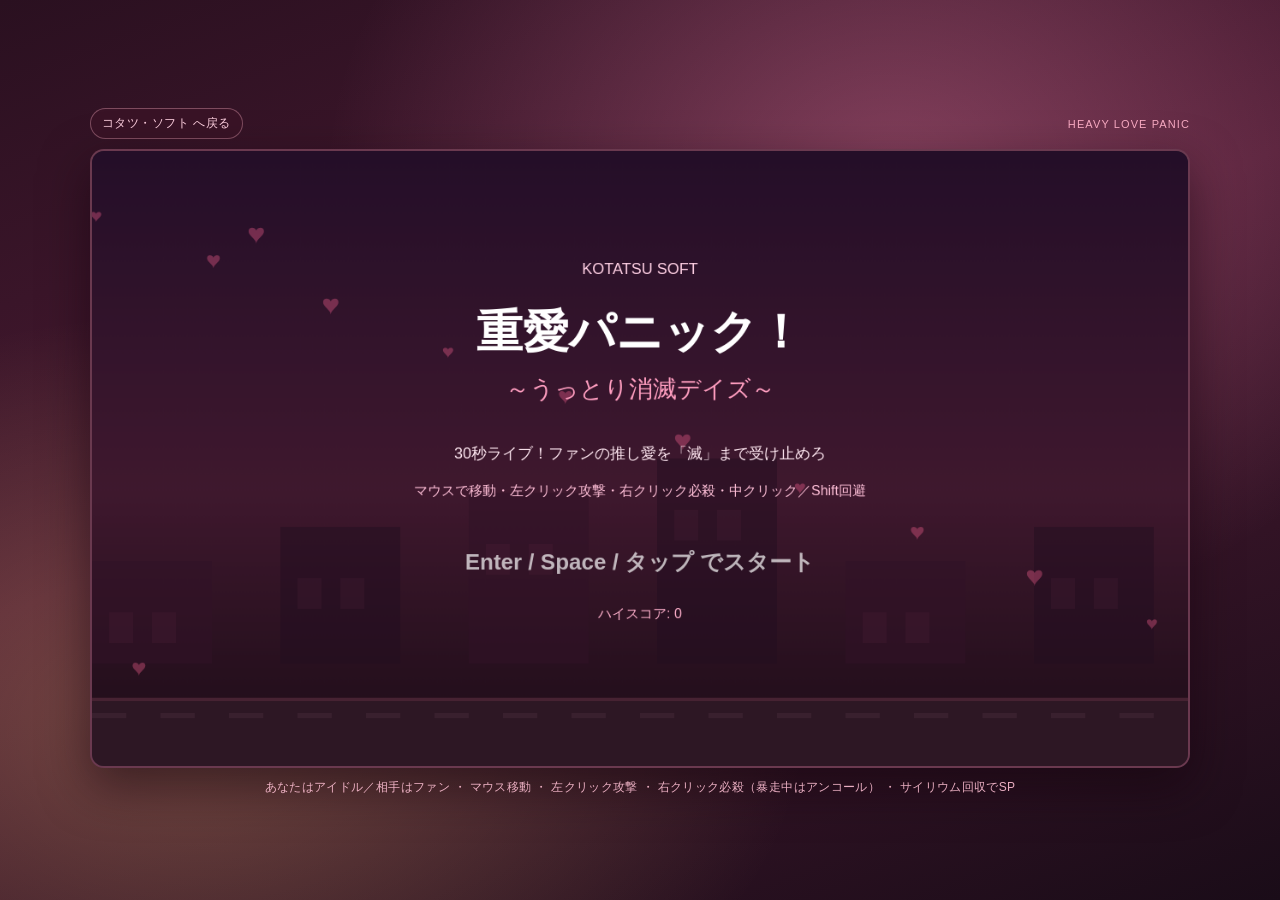
<file: kotatsu-soft/game-projects/002_heavy_love_snake/src/index.html>
<!doctype html>
<html lang="ja">
<head>
  <meta charset="UTF-8" />
  <meta name="viewport" content="width=device-width, initial-scale=1.0, viewport-fit=cover" />
  <title>重愛パニック！ ～うっとり消滅デイズ～</title>
  <style>
    :root {
      --ink: #3a1f2e;
      --accent: #e83a6e;
      --warm: #fff5f8;
    }

    * { box-sizing: border-box; }

    html, body {
      width: 100%;
      height: 100%;
      margin: 0;
      background:
        radial-gradient(ellipse at 70% 20%, rgba(255, 140, 180, 0.35), transparent 45%),
        radial-gradient(ellipse at 15% 80%, rgba(255, 200, 120, 0.28), transparent 40%),
        linear-gradient(160deg, #2a1020 0%, #4a1a32 45%, #1a0c18 100%);
      color: var(--ink);
      font-family: "Trebuchet MS", "Hiragino Kaku Gothic ProN", "Yu Gothic", sans-serif;
      display: grid;
      place-items: center;
      overflow: hidden;
      user-select: none;
      -webkit-user-select: none;
      touch-action: manipulation;
    }

    .wrap {
      width: min(96vw, 1100px);
      display: grid;
      gap: 10px;
      justify-items: center;
    }

    .topbar {
      width: 100%;
      display: flex;
      align-items: center;
      justify-content: space-between;
      gap: 10px;
      margin-top: 4px;
    }

    .home-link {
      text-decoration: none;
      color: #ffd0e0;
      border: 1px solid rgba(255, 180, 200, 0.35);
      background: rgba(60, 20, 40, 0.72);
      border-radius: 999px;
      padding: 6px 11px;
      font-size: 12px;
      letter-spacing: 0.04em;
      transition: background 140ms ease, transform 140ms ease;
    }

    .home-link:hover,
    .home-link:focus-visible {
      background: rgba(90, 30, 55, 0.9);
      transform: translateY(-1px);
    }

    .brand {
      font-size: 11px;
      letter-spacing: 0.1em;
      color: #ffb0c8;
      opacity: 0.95;
    }

    canvas {
      width: 100%;
      aspect-ratio: 16 / 9;
      border: 2px solid rgba(255, 140, 180, 0.35);
      border-radius: 14px;
      background: #1a0c18;
      box-shadow:
        0 18px 48px rgba(20, 4, 12, 0.55),
        0 0 0 1px rgba(255, 200, 220, 0.18) inset;
      display: block;
    }

    .hint {
      font-size: 12px;
      letter-spacing: 0.03em;
      color: #ffc0d4;
      opacity: 0.9;
      text-align: center;
      line-height: 1.5;
    }
  </style>
</head>
<body>
  <div class="wrap">
    <div class="topbar">
      <a class="home-link" href="../../index.html">コタツ・ソフト へ戻る</a>
      <div class="brand">HEAVY LOVE PANIC</div>
    </div>
    <canvas id="game" width="1280" height="720" aria-label="重愛パニック"></canvas>
    <div class="hint">あなたはアイドル／相手はファン ・ マウス移動 ・ 左クリック攻撃 ・ 右クリック必殺（暴走中はアンコール） ・ サイリウム回収でSP</div>
  </div>

  <script src="../../common/stats.js"></script>
  <script src="../../common/storage.js"></script>
  <script>
    (() => {
      "use strict";

      const canvas = document.getElementById("game");
      const ctx = canvas.getContext("2d");

      const W = canvas.width;
      const H = canvas.height;
      const GAME_ID = "heavy_love_snake";
      const HIGH_SCORE_KEY = "highScore";
      const WORLD_W = 3200;
      const WORLD_H = H;
      const GROUND_Y = H - 80;
      const TIME_LIMIT = 30;
      const COMBO_WINDOW = 1.2;
      const COMBO_MAX = 8;
      const FEVER_NEED = 5;
      const TRAIL_MAX = 28;
      const TRAIL_LIFE = 2.4;
      const TRAIL_SPACING = 28;
      const ULTIMATE_TIME = 5;
      const ECHO_LIFE = 1.2;
      const ECHO_RADIUS = 70;
      const CLEAR_BONUS = 50;
      const OVERLOAD_MOVE_MUL = 0.28;
      const OVERLOAD_ENEMY_MUL = 1.55;
      const CRUSH_RADIUS = 95;
      const CLEARING_DUR = 2.4;
      const GAZE_RADIUS = 120;
      const ARRIVE_STOP = 32;

      const STATE = {
        TITLE: "TITLE",
        PLAYING: "PLAYING",
        CLEARING: "CLEARING",
        RESULT: "RESULT",
      };

      const POP_TEXTS = [
        "推しっ！",
        "サインください！",
        "尊い…",
        "うっとり…",
        "神推し！！",
        "好きすぎて滅",
        "ペンライト振っちゃう！",
        "アイドル最高〜",
      ];

      const keys = Object.create(null);
      const keysJust = Object.create(null);

      let state = STATE.TITLE;
      let lastTime = 0;
      let player = null;
      let bullets = [];
      let enemies = [];
      let particles = [];
      let popups = [];
      let metsuFx = [];
      let trails = [];
      let echoes = [];
      let glowsticks = [];
      let cameraX = 0;
      let score = 0;
      let bestScore = 0;
      let isNewRecord = false;
      let timeLeft = TIME_LIMIT;
      let spawnTimer = 0;
      let wave = 1;
      let specialFlash = 0;
      let specialEncore = false;
      let playCountSent = false;
      let audioCtx = null;
      let masterGain = null;
      let combo = 0;
      let comboTimer = 0;
      let maxCombo = 0;
      let feverTimer = 0;
      let shake = 0;
      let lastTrailX = 0;
      let lastTrailY = 0;
      let killsThisWaveCheck = 0;
      let heartbeatAcc = 0;
      let heartbeatPulse = 0;
      let bgmOn = false;
      let cleared = false;
      let clearBonus = 0;
      let crushTick = 0;
      let overloadHearts = [];
      let clearingTimer = 0;
      let clearingScore = 0;
      let clearMetsuPops = [];
      let mouseSX = W * 0.55;
      let mouseSY = H * 0.5;
      let mouseShoot = false;
      let mouseSpecialJust = false;
      let mouseDashJust = false;

      const touch = {
        shoot: false,
        special: false,
        dash: false,
        dashJust: false,
        startTap: false,
        aimId: null,
        btnIds: Object.create(null),
      };

      const PAD = {
        shootX: W - 110,
        shootY: H - 100,
        specialX: W - 110,
        specialY: H - 200,
        dashX: W - 210,
        dashY: H - 100,
        btnR: 42,
      };

      const sendPlayCount = window.KotatsuStats && window.KotatsuStats.sendPlayCount;
      const storage = window.KotatsuStorage || null;

      function loadBestScore() {
        if (!storage || typeof storage.get !== "function") return 0;
        const saved = storage.get(GAME_ID, HIGH_SCORE_KEY);
        const num = Number(saved);
        if (!Number.isFinite(num) || num < 0) return 0;
        return Math.trunc(num);
      }

      function saveBestScore(value) {
        if (!storage || typeof storage.set !== "function") return false;
        return storage.set(GAME_ID, HIGH_SCORE_KEY, value);
      }

      function ensureAudio() {
        if (audioCtx) {
          if (audioCtx.state === "suspended") audioCtx.resume();
          return audioCtx;
        }
        const AC = window.AudioContext || window.webkitAudioContext;
        if (!AC) return null;
        audioCtx = new AC();
        masterGain = audioCtx.createGain();
        masterGain.gain.value = 0.55;
        masterGain.connect(audioCtx.destination);
        return audioCtx;
      }

      function tone(freq, dur, type, gain, when, slideTo) {
        const ac = ensureAudio();
        if (!ac || !masterGain) return;
        const t0 = (when != null ? when : 0) + ac.currentTime;
        const o = ac.createOscillator();
        const g = ac.createGain();
        o.type = type || "square";
        o.frequency.setValueAtTime(freq, t0);
        if (slideTo) o.frequency.exponentialRampToValueAtTime(Math.max(20, slideTo), t0 + dur);
        g.gain.setValueAtTime(Math.max(0.0001, gain || 0.04), t0);
        g.gain.exponentialRampToValueAtTime(0.0001, t0 + dur);
        o.connect(g);
        g.connect(masterGain);
        o.start(t0);
        o.stop(t0 + dur + 0.03);
      }

      function noiseBurst(dur, gain) {
        const ac = ensureAudio();
        if (!ac || !masterGain) return;
        const n = Math.max(1, (ac.sampleRate * dur) | 0);
        const buf = ac.createBuffer(1, n, ac.sampleRate);
        const data = buf.getChannelData(0);
        for (let i = 0; i < n; i++) data[i] = (Math.random() * 2 - 1) * (1 - i / n);
        const src = ac.createBufferSource();
        const g = ac.createGain();
        const f = ac.createBiquadFilter();
        src.buffer = buf;
        f.type = "bandpass";
        f.frequency.value = 1800;
        f.Q.value = 0.8;
        g.gain.setValueAtTime(gain || 0.03, ac.currentTime);
        g.gain.exponentialRampToValueAtTime(0.0001, ac.currentTime + dur);
        src.connect(f);
        f.connect(g);
        g.connect(masterGain);
        src.start();
      }

      function sfxShoot() {
        tone(920, 0.05, "square", 0.035, 0, 1400);
        noiseBurst(0.04, 0.02);
      }

      function sfxMetsu(comboLv) {
        const boost = Math.min(4, comboLv || 1);
        tone(120, 0.16, "sawtooth", 0.06);
        tone(280 + boost * 20, 0.1, "triangle", 0.04, 0.02);
        tone(720 + boost * 40, 0.12, "sine", 0.035, 0.04);
        tone(1100, 0.08, "triangle", 0.025, 0.08);
      }

      function sfxDash() {
        tone(180, 0.12, "sawtooth", 0.04, 0, 520);
        noiseBurst(0.08, 0.025);
      }

      function sfxSpecial() {
        tone(220, 0.08, "triangle", 0.045, 0);
        tone(330, 0.08, "triangle", 0.045, 0.07);
        tone(440, 0.08, "triangle", 0.045, 0.14);
        tone(660, 0.14, "sine", 0.05, 0.22);
        tone(880, 0.18, "sine", 0.04, 0.3);
      }

      function sfxHurt() {
        tone(90, 0.14, "sawtooth", 0.05, 0, 60);
        noiseBurst(0.1, 0.03);
      }

      function sfxOverload() {
        tone(70, 0.28, "sawtooth", 0.06, 0, 40);
        tone(160, 0.2, "square", 0.03, 0.05);
      }

      function sfxStart() {
        tone(392, 0.09, "triangle", 0.05, 0);
        tone(523, 0.09, "triangle", 0.05, 0.09);
        tone(659, 0.14, "triangle", 0.055, 0.18);
      }

      function sfxEnd() {
        tone(392, 0.12, "triangle", 0.045, 0);
        tone(330, 0.12, "triangle", 0.04, 0.1);
        tone(262, 0.22, "sawtooth", 0.04, 0.2);
      }

      function sfxClear() {
        tone(392, 0.1, "triangle", 0.05, 0);
        tone(523, 0.1, "triangle", 0.05, 0.1);
        tone(659, 0.1, "triangle", 0.055, 0.2);
        tone(784, 0.12, "sine", 0.05, 0.3);
        tone(1046, 0.2, "sine", 0.045, 0.42);
        tone(1318, 0.25, "triangle", 0.04, 0.55);
      }

      function sfxHeartbeat() {
        tone(55, 0.08, "sine", 0.045);
        tone(70, 0.05, "sine", 0.03, 0.1);
      }

      function lovePressure() {
        return clamp(1 - timeLeft / TIME_LIMIT, 0, 1);
      }

      function lovePhase() {
        const p = lovePressure();
        if (timeLeft <= ULTIMATE_TIME) return 4;
        if (p >= 0.66) return 3;
        if (p >= 0.33) return 2;
        return 1;
      }

      function isUltimate() {
        return timeLeft <= ULTIMATE_TIME;
      }

      function clamp(v, a, b) {
        return Math.max(a, Math.min(b, v));
      }

      function dist(ax, ay, bx, by) {
        const dx = ax - bx;
        const dy = ay - by;
        return Math.hypot(dx, dy);
      }

      function rand(a, b) {
        return a + Math.random() * (b - a);
      }

      function pick(arr) {
        return arr[(Math.random() * arr.length) | 0];
      }

      function createPlayer() {
        return {
          x: 200,
          y: GROUND_Y - 40,
          w: 36,
          h: 48,
          vx: 0,
          vy: 0,
          facing: 1,
          aimAngle: 0,
          hp: 100,
          maxHp: 100,
          speed: 450,
          overload: 0,
          overloadMax: 100,
          overloadLock: 0,
          special: 0,
          specialMax: 100,
          shootCooldown: 0,
          dashTimer: 0,
          dashCd: 0,
          invuln: 0,
          hitFlash: 0,
        };
      }

      function createEnemy(x, y, hpMul) {
        const maxHp = Math.round(28 * (hpMul || 1));
        return {
          x,
          y,
          w: 40,
          h: 44,
          vx: 0,
          vy: 0,
          hp: maxHp,
          maxHp,
          speed: rand(160, 240) + wave * 10,
          hitCd: 0,
          stun: 0,
          stage: 0,
        };
      }

      function loveStage(e) {
        const r = e.hp / e.maxHp;
        if (r > 0.66) return 0;
        if (r > 0.33) return 1;
        return 2;
      }

      function spawnBurst(x, y, count, color) {
        for (let i = 0; i < count; i++) {
          const a = rand(0, Math.PI * 2);
          const sp = rand(80, 340);
          particles.push({
            x,
            y,
            vx: Math.cos(a) * sp,
            vy: Math.sin(a) * sp - 40,
            life: rand(0.4, 0.9),
            maxLife: 0.9,
            size: rand(4, 10),
            color: color || "#ff5a8a",
            heart: Math.random() < 0.7,
          });
        }
      }

      function spawnMetsuEffect(x, y) {
        metsuFx.push({
          x,
          y,
          life: 0.7,
          maxLife: 0.7,
          ring: 0,
        });
        shake = Math.max(shake, 0.28);
        sfxMetsu(combo);
      }

      function spawnEcho(x, y) {
        echoes.push({
          x,
          y,
          life: ECHO_LIFE,
          maxLife: ECHO_LIFE,
          r: ECHO_RADIUS,
          tick: 0,
        });
      }

      function addPopup(x, y, text) {
        popups.push({
          x,
          y,
          text,
          life: 1.1,
          vy: -40,
        });
      }

      function registerKill(e) {
        if (comboTimer > 0) combo += 1;
        else combo = 1;
        comboTimer = COMBO_WINDOW;
        if (combo > maxCombo) maxCombo = combo;
        const mult = Math.min(COMBO_MAX, combo);
        const rushBonus = isUltimate() ? 2 : 1 + Math.floor(lovePressure() * 0.5);
        const gain = mult * rushBonus;
        score += gain;
        killsThisWaveCheck += 1;
        if (killsThisWaveCheck >= 5) {
          killsThisWaveCheck = 0;
          wave = Math.min(12, wave + 1);
        }
        if (combo >= FEVER_NEED) {
          feverTimer = Math.max(feverTimer, 2.5);
        }
        const spGain = 12 + Math.min(combo, 6) + (player.overloadLock > 0 ? 8 : 0);
        player.special = Math.min(player.specialMax, player.special + spGain);
        const burstCount = 14 + Math.round(lovePressure() * 12);
        spawnBurst(e.x, e.y, burstCount, "#ff4d88");
        spawnMetsuEffect(e.x, e.y);
        spawnEcho(e.x, e.y);
        spawnGlowstick(e.x, e.y);
        addPopup(e.x, e.y - 20, pick(POP_TEXTS));
        if (combo >= 2) addPopup(e.x + 30, e.y - 50, "滅×" + combo + " (+" + gain + ")");
      }

      function spawnGlowstick(x, y) {
        if (glowsticks.length > 24) glowsticks.shift();
        glowsticks.push({
          x: x + rand(-12, 12),
          y: y + rand(-8, 8),
          life: 4.5,
          maxLife: 4.5,
          hue: pick(["#66ffcc", "#ff66cc", "#66ccff", "#ffe066", "#ff8866"]),
          angle: rand(-0.4, 0.4),
        });
      }

      function dropTrail(x, y) {
        if (!player || player.overloadLock > 0) return;
        if (trails.length >= TRAIL_MAX) trails.shift();
        trails.push({
          x,
          y,
          life: TRAIL_LIFE,
          maxLife: TRAIL_LIFE,
          hitCd: 0,
        });
        lastTrailX = x;
        lastTrailY = y;
      }

      function resetRun() {
        player = createPlayer();
        bullets = [];
        enemies = [];
        particles = [];
        popups = [];
        metsuFx = [];
        trails = [];
        echoes = [];
        glowsticks = [];
        cameraX = 0;
        score = 0;
        isNewRecord = false;
        timeLeft = TIME_LIMIT;
        spawnTimer = 0.25;
        wave = 1;
        specialFlash = 0;
        playCountSent = false;
        combo = 0;
        comboTimer = 0;
        maxCombo = 0;
        feverTimer = 0;
        shake = 0;
        killsThisWaveCheck = 0;
        heartbeatAcc = 0;
        heartbeatPulse = 0;
        bgmOn = true;
        cleared = false;
        clearBonus = 0;
        crushTick = 0;
        overloadHearts = [];
        clearingTimer = 0;
        clearingScore = 0;
        clearMetsuPops = [];
        mouseShoot = false;
        mouseSpecialJust = false;
        mouseDashJust = false;
        lastTrailX = player.x;
        lastTrailY = player.y;
        mouseSX = W * 0.55;
        mouseSY = H * 0.5;
        touch.shoot = false;
        touch.special = false;
        touch.dash = false;
        touch.dashJust = false;
        touch.aimId = null;

        for (let i = 0; i < 7; i++) {
          enemies.push(createEnemy(480 + i * 140, GROUND_Y - 44 - (i % 3) * 40, 1));
        }
      }

      function startGame() {
        ensureAudio();
        resetRun();
        state = STATE.PLAYING;
        if (!playCountSent && typeof sendPlayCount === "function") {
          sendPlayCount("heavy_love_snake");
          playCountSent = true;
        }
        sfxStart();
      }

      function mouseWorld() {
        return { x: mouseSX + cameraX, y: mouseSY };
      }

      function runClearFinale() {
        addPopup(player.x, player.y - 80, "好きすぎて滅！！");
        const leftover = enemies.slice();
        for (const e of leftover) {
          registerKill(e);
          spawnMetsuEffect(e.x, e.y);
        }
        enemies = [];
        for (let i = 0; i < 70; i++) {
          particles.push({
            x: cameraX + rand(0, W),
            y: rand(-80, H * 0.45),
            vx: rand(-90, 90),
            vy: rand(60, 280),
            life: rand(1.4, 2.6),
            maxLife: 2.6,
            size: rand(8, 20),
            color: pick(["#ff4d88", "#ff80c0", "#ffe066", "#ff2d6e", "#ffffff"]),
            heart: Math.random() < 0.85,
          });
        }
        clearMetsuPops = [];
        for (let i = 0; i < 10; i++) {
          clearMetsuPops.push({
            delay: i * 0.14,
            life: 0.9,
            maxLife: 0.9,
            x: rand(W * 0.15, W * 0.85),
            y: rand(H * 0.15, H * 0.55),
            size: rand(0.7, 1.8),
            started: false,
          });
        }
        spawnMetsuEffect(player.x, player.y - 20);
        shake = Math.max(shake, 0.55);
      }

      function beginClearSequence() {
        cleared = true;
        bgmOn = false;
        runClearFinale();
        clearBonus = CLEAR_BONUS;
        clearingScore = score;
        score += clearBonus;
        clearingTimer = CLEARING_DUR;
        sfxClear();
        state = STATE.CLEARING;
      }

      function finishClearToResult() {
        state = STATE.RESULT;
        bestScore = loadBestScore();
        if (score > bestScore) {
          bestScore = score;
          isNewRecord = true;
          saveBestScore(bestScore);
        } else {
          isNewRecord = false;
        }
      }

      function endGame(reason) {
        cleared = reason === "clear";
        bgmOn = false;
        if (cleared) {
          beginClearSequence();
          return;
        }
        clearBonus = 0;
        sfxEnd();
        state = STATE.RESULT;
        bestScore = loadBestScore();
        if (score > bestScore) {
          bestScore = score;
          isNewRecord = true;
          saveBestScore(bestScore);
        } else {
          isNewRecord = false;
        }
      }

      function readGamepad() {
        const pads = navigator.getGamepads ? navigator.getGamepads() : [];
        let pad = null;
        for (let i = 0; i < pads.length; i++) {
          if (pads[i]) {
            pad = pads[i];
            break;
          }
        }
        if (!pad) {
          return { shoot: false, special: false, dash: false, start: false };
        }
        return {
          shoot: !!(pad.buttons[0] && pad.buttons[0].pressed),
          special: !!(pad.buttons[1] && pad.buttons[1].pressed),
          dash: !!(pad.buttons[2] && pad.buttons[2].pressed),
          start: !!(pad.buttons[9] && pad.buttons[9].pressed) || !!(pad.buttons[8] && pad.buttons[8].pressed),
        };
      }

      function getCursorMove(p) {
        const m = mouseWorld();
        const dx = m.x - p.x;
        const dy = m.y - p.y;
        const d = Math.hypot(dx, dy) || 1;
        p.aimAngle = Math.atan2(dy, dx);
        p.facing = Math.cos(p.aimAngle) >= 0 ? 1 : -1;
        if (d < ARRIVE_STOP) {
          return { mx: 0, my: 0, dist: d };
        }
        const factor = clamp((d - ARRIVE_STOP) / 140, 0.2, 1);
        return { mx: (dx / d) * factor, my: (dy / d) * factor, dist: d };
      }

      function shootHeart() {
        if (!player || player.overloadLock > 0) return;
        if (player.shootCooldown > 0) return;
        const fever = feverTimer > 0;
        const phase = lovePhase();
        const pressure = lovePressure();
        let cooldown = 0.1 - pressure * 0.03;
        if (fever) cooldown *= 0.7;
        if (phase >= 4) cooldown *= 0.75;
        player.shootCooldown = Math.max(0.045, cooldown);
        player.overload = Math.min(player.overloadMax, player.overload + (fever ? 2.8 : 3.8 - pressure * 0.6));
        if (player.overload >= player.overloadMax) {
          player.overloadLock = 1.8;
          player.overload = player.overloadMax;
          feverTimer = 0;
          addPopup(player.x, player.y - 50, "ファンの愛が押し寄せる…！");
          sfxOverload();
        }

        let count = 1;
        let spread = 0;
        let dmg = 10 + Math.round(pressure * 4);
        let bulletSpeed = 620 + pressure * 220;
        let r = 10 + pressure * 4;
        if (fever) {
          dmg += 2;
          bulletSpeed += 80;
        }
        if (phase >= 2) count = 2;
        if (phase >= 3) {
          count = 3;
          spread = 0.22;
          dmg += 2;
          r += 2;
        }
        if (phase >= 4) {
          count = 3;
          spread = 0.28;
          dmg += 4;
          r += 3;
          bulletSpeed += 80;
        }

        const baseAngle = player.aimAngle;
        for (let i = 0; i < count; i++) {
          let ang = baseAngle;
          if (count === 2) ang += (i === 0 ? -0.12 : 0.12);
          else if (count === 3) ang += (i - 1) * spread;
          bullets.push({
            x: player.x + Math.cos(ang) * 22,
            y: player.y + Math.sin(ang) * 22,
            vx: Math.cos(ang) * bulletSpeed,
            vy: Math.sin(ang) * bulletSpeed,
            r,
            life: 1.15,
            dmg,
            glow: phase >= 3,
          });
        }
        if (phase >= 3) {
          spawnBurst(
            player.x + Math.cos(baseAngle) * 18,
            player.y + Math.sin(baseAngle) * 18,
            3 + phase,
            "#ff8ab8"
          );
        }
        sfxShoot();
      }

      function tryDash(mx, my) {
        if (!player || player.overloadLock > 0) return;
        if (player.dashCd > 0 || player.dashTimer > 0) return;
        let dx = mx;
        let dy = my;
        if (Math.abs(dx) < 0.05 && Math.abs(dy) < 0.05) {
          dx = player.facing;
          dy = 0;
        }
        const len = Math.hypot(dx, dy) || 1;
        player.dashTimer = 0.16;
        player.dashCd = 0.65;
        player.invuln = Math.max(player.invuln, 0.2);
        player.vx = (dx / len) * 1000;
        player.vy = (dy / len) * 1000;
        spawnBurst(player.x, player.y, 6, "#ffb0d0");
        dropTrail(player.x, player.y);
        sfxDash();
      }

      function trySpecial() {
        if (!player) return;
        if (player.special < player.specialMax) return;
        const encore = player.overloadLock > 0;
        player.special = 0;
        specialFlash = 0.55;
        specialEncore = encore;
        let dmg = 45 + Math.round(lovePressure() * 25);
        if (encore) dmg = Math.round(dmg * 1.25);
        const defeated = [];
        for (const e of enemies) {
          e.hp -= dmg;
          e.stage = loveStage(e);
          e.stun = Math.max(e.stun, 0.35);
          spawnBurst(e.x, e.y, 8 + Math.round(lovePressure() * 8), encore ? "#ffe066" : "#ff80c0");
          addPopup(e.x, e.y - 30, pick(["尊い…", "推しっ！", "うっとり退場！"]));
          if (e.hp <= 0) defeated.push(e);
        }
        for (const e of defeated) registerKill(e);
        enemies = enemies.filter((e) => e.hp > 0);
        sfxSpecial();
        if (encore) {
          addPopup(player.x, player.y - 70, "アンコール！！");
          addPopup(player.x, player.y - 100, "推しが応えた！！");
          shake = Math.max(shake, 0.35);
        } else {
          addPopup(player.x, player.y - 70, "愛のヘビープレス！！");
        }
      }

      function spawnEnemies(dt) {
        spawnTimer -= dt;
        if (spawnTimer > 0) return;
        const pressure = lovePressure();
        let interval = Math.max(0.18, 0.95 - wave * 0.05 - pressure * 0.55);
        if (isUltimate()) interval *= 0.65;
        spawnTimer = interval;
        const side = Math.random() < 0.5 ? -1 : 1;
        const px = clamp(player.x + side * rand(280, 560), 60, WORLD_W - 60);
        const py = clamp(player.y + rand(-140, 90), 80, GROUND_Y - 40);
        let count = 1 + Math.floor(pressure * 2.2);
        if (wave > 2 && Math.random() < 0.35 + pressure * 0.3) count += 1;
        if (isUltimate()) count += 1;
        const speedMul = 1 + pressure * 0.35;
        for (let i = 0; i < count; i++) {
          const e = createEnemy(px + i * 34, py + rand(-24, 24), 1 + wave * 0.1);
          e.speed *= speedMul;
          enemies.push(e);
        }
      }

      function updateCrushAura(dt) {
        if (!player || player.overloadLock <= 0) return;
        crushTick -= dt;
        shake = Math.max(shake, 0.08);
        if (overloadHearts.length < 14 && Math.random() < 0.4) {
          const a = rand(0, Math.PI * 2);
          const r = rand(40, 120);
          overloadHearts.push({
            x: player.x + Math.cos(a) * r,
            y: player.y + Math.sin(a) * r,
            life: rand(0.4, 0.9),
            maxLife: 0.9,
            vx: (player.x - (player.x + Math.cos(a) * r)) * 1.2,
            vy: (player.y - (player.y + Math.sin(a) * r)) * 1.2,
          });
        }
        for (const h of overloadHearts) {
          h.x += h.vx * dt;
          h.y += h.vy * dt;
          h.life -= dt;
        }
        overloadHearts = overloadHearts.filter((h) => h.life > 0);

        if (crushTick > 0) return;
        crushTick = 0.22;
        const defeated = [];
        for (const e of enemies) {
          if (dist(player.x, player.y, e.x, e.y) < CRUSH_RADIUS) {
            e.hp -= 5;
            e.stun = Math.max(e.stun, 0.15);
            e.stage = loveStage(e);
            player.special = Math.min(player.specialMax, player.special + 2);
            if (e.hp <= 0) defeated.push(e);
          }
        }
        for (const e of defeated) registerKill(e);
        enemies = enemies.filter((e) => e.hp > 0);
      }

      function updatePlayer(dt, gp) {
        const p = player;
        p.shootCooldown = Math.max(0, p.shootCooldown - dt);
        p.dashCd = Math.max(0, p.dashCd - dt);
        p.dashTimer = Math.max(0, p.dashTimer - dt);
        p.invuln = Math.max(0, p.invuln - dt);
        p.hitFlash = Math.max(0, p.hitFlash - dt);
        p.overloadLock = Math.max(0, p.overloadLock - dt);

        if (p.overloadLock <= 0 && p.overload > 0) {
          p.overload = Math.max(0, p.overload - 14 * dt);
        }

        const { mx, my } = getCursorMove(p);
        const wantShoot = mouseShoot || gp.shoot || touch.shoot || keys.KeyJ;
        const wantSpecial = mouseSpecialJust || gp.special || touch.special || keysJust.KeyK;
        const wantDash = mouseDashJust || keysJust.ShiftLeft || keysJust.ShiftRight || gp.dash || touch.dashJust;

        if (p.dashTimer > 0) {
          // keep dash velocity
        } else if (p.overloadLock > 0) {
          p.vx = mx * p.speed * OVERLOAD_MOVE_MUL;
          p.vy = my * p.speed * OVERLOAD_MOVE_MUL;
          if (wantSpecial) trySpecial();
        } else {
          p.vx = mx * p.speed;
          p.vy = my * p.speed;
          if (wantShoot) shootHeart();
          if (wantSpecial) trySpecial();
          if (wantDash) tryDash(mx || Math.cos(p.aimAngle), my || Math.sin(p.aimAngle));
        }

        p.x = clamp(p.x + p.vx * dt, 30, WORLD_W - 30);
        p.y = clamp(p.y + p.vy * dt, 50, GROUND_Y - 20);

        if (p.overloadLock <= 0 && (Math.abs(p.vx) > 40 || Math.abs(p.vy) > 40)) {
          if (dist(p.x, p.y, lastTrailX, lastTrailY) >= TRAIL_SPACING) {
            dropTrail(p.x, p.y);
          }
        }

        updateCrushAura(dt);
        updateGlowsticks(dt);
      }

      function updateGlowsticks(dt) {
        if (!player) {
          glowsticks = glowsticks.filter((g) => {
            g.life -= dt;
            return g.life > 0;
          });
          return;
        }
        const kept = [];
        for (const g of glowsticks) {
          g.life -= dt;
          g.angle += dt * 0.8;
          if (g.life <= 0) continue;
          if (dist(player.x, player.y, g.x, g.y) < 36) {
            player.special = Math.min(player.specialMax, player.special + (player.overloadLock > 0 ? 10 : 6));
            score += 1;
            spawnBurst(g.x, g.y, 4, g.hue);
            addPopup(g.x, g.y - 16, "サイリウム＋");
          } else {
            kept.push(g);
          }
        }
        glowsticks = kept;
      }

      function updateBullets(dt) {
        for (const b of bullets) {
          b.x += b.vx * dt;
          b.y += b.vy * dt;
          b.life -= dt;
        }
        bullets = bullets.filter((b) => b.life > 0 && b.x > -40 && b.x < WORLD_W + 40);
      }

      function updateTrails(dt) {
        for (const t of trails) {
          t.life -= dt;
          t.hitCd = Math.max(0, t.hitCd - dt);
        }
        trails = trails.filter((t) => t.life > 0);

        for (const t of trails) {
          if (t.hitCd > 0) continue;
          for (const e of enemies) {
            if (e.hp <= 0) continue;
            if (dist(t.x, t.y, e.x, e.y) < 28) {
              e.hp -= 4;
              e.stun = Math.max(e.stun, 0.45);
              e.stage = loveStage(e);
              t.hitCd = 0.35;
              player.special = Math.min(player.specialMax, player.special + 2);
              spawnBurst(e.x, e.y, 3, "#ff9ad0");
              if (e.hp <= 0) registerKill(e);
            }
          }
        }
        enemies = enemies.filter((e) => e.hp > 0);
      }

      function updateEnemies(dt) {
        const p = player;
        const mw = mouseWorld();
        for (const e of enemies) {
          e.stun = Math.max(0, e.stun - dt);
          e.hitCd = Math.max(0, e.hitCd - dt);
          e.stage = loveStage(e);

          const gdx = mw.x - e.x;
          const gdy = mw.y - e.y;
          const gd = Math.hypot(gdx, gdy) || 1;
          if (gd < GAZE_RADIUS) {
            const pull = (1 - gd / GAZE_RADIUS) * 55;
            e.x += (gdx / gd) * pull * dt;
            e.y += (gdy / gd) * pull * dt;
            if (gd < 55) e.stun = Math.max(e.stun, 0.08);
          }

          const dx = p.x - e.x;
          const dy = p.y - e.y;
          const d = Math.hypot(dx, dy) || 1;

          if (e.stun <= 0) {
            const spdMul = p.overloadLock > 0 ? OVERLOAD_ENEMY_MUL : 1;
            e.vx = (dx / d) * e.speed * spdMul;
            e.vy = (dy / d) * e.speed * spdMul;
            e.x += e.vx * dt;
            e.y += e.vy * dt;
          } else {
            e.x += e.vx * dt * 0.15;
            e.y += e.vy * dt * 0.15;
          }
          e.y = clamp(e.y, 50, GROUND_Y - 20);

          if (e.hitCd <= 0 && p.invuln <= 0 && p.dashTimer <= 0 && e.stun <= 0) {
            const hitDist = (e.w + p.w) * 0.35;
            if (dist(e.x, e.y, p.x, p.y) < hitDist) {
              p.hp -= 12;
              p.hitFlash = 0.2;
              p.invuln = 0.5;
              e.hitCd = 0.65;
              p.x += (dx / d) * -16;
              sfxHurt();
              if (p.hp <= 0) {
                p.hp = 0;
                spawnBurst(p.x, p.y, 20, "#ff4060");
              }
            }
          }
        }

        for (const b of bullets) {
          for (const e of enemies) {
            if (e.hp <= 0) continue;
            if (dist(b.x, b.y, e.x, e.y) < e.w * 0.45 + b.r) {
              e.hp -= b.dmg;
              e.stage = loveStage(e);
              b.life = 0;
              player.special = Math.min(player.specialMax, player.special + 6);
              spawnBurst(b.x, b.y, 4, "#ff7aad");
              if (e.hp <= 0) registerKill(e);
            }
          }
        }

        enemies = enemies.filter((e) => e.hp > 0);
      }

      function updateEchoes(dt) {
        for (const echo of echoes) {
          echo.life -= dt;
          echo.tick -= dt;
          if (echo.tick > 0) continue;
          echo.tick = 0.2;
          for (const e of enemies) {
            if (e.hp <= 0) continue;
            if (dist(echo.x, echo.y, e.x, e.y) < echo.r) {
              e.hp -= 3 + Math.round(lovePressure() * 2);
              e.stun = Math.max(e.stun, 0.25);
              e.stage = loveStage(e);
              player.special = Math.min(player.specialMax, player.special + 1);
              if (e.hp <= 0) registerKill(e);
            }
          }
        }
        echoes = echoes.filter((e) => e.life > 0);
        enemies = enemies.filter((e) => e.hp > 0);
      }

      function updateHeartbeat(dt) {
        if (!bgmOn || state !== STATE.PLAYING) {
          heartbeatPulse = Math.max(0, heartbeatPulse - dt * 3);
          return;
        }
        const pressure = lovePressure();
        const interval = Math.max(0.28, 0.85 - pressure * 0.45);
        heartbeatAcc += dt;
        heartbeatPulse = Math.max(0, heartbeatPulse - dt * 2.5);
        if (heartbeatAcc >= interval) {
          heartbeatAcc = 0;
          heartbeatPulse = 1;
          sfxHeartbeat();
          if (pressure > 0.4) {
            shake = Math.max(shake, 0.04 + pressure * 0.06);
          }
        }
      }

      function updateFx(dt) {
        specialFlash = Math.max(0, specialFlash - dt);
        feverTimer = Math.max(0, feverTimer - dt);
        shake = Math.max(0, shake - dt);
        if (comboTimer > 0) {
          comboTimer -= dt;
          if (comboTimer <= 0) {
            comboTimer = 0;
            combo = 0;
          }
        }
        for (const p of particles) {
          p.x += p.vx * dt;
          p.y += p.vy * dt;
          p.vy += 220 * dt;
          p.life -= dt;
        }
        particles = particles.filter((p) => p.life > 0);
        for (const t of popups) {
          t.y += t.vy * dt;
          t.life -= dt;
        }
        popups = popups.filter((t) => t.life > 0);
        for (const m of metsuFx) {
          m.life -= dt;
          m.ring += dt * 420;
        }
        metsuFx = metsuFx.filter((m) => m.life > 0);
      }

      function updateCamera() {
        const target = player.x - W * 0.38;
        cameraX += (target - cameraX) * 0.14;
        cameraX = clamp(cameraX, 0, WORLD_W - W);
      }

      function updateClearing(dt) {
        clearingTimer -= dt;
        shake = Math.max(shake, 0.12);
        if (Math.random() < 0.55) {
          particles.push({
            x: cameraX + rand(0, W),
            y: rand(-30, H * 0.2),
            vx: rand(-60, 60),
            vy: rand(100, 260),
            life: rand(0.8, 1.6),
            maxLife: 1.6,
            size: rand(6, 16),
            color: pick(["#ff4d88", "#ffe066", "#ffffff", "#ff80c0"]),
            heart: true,
          });
        }
        for (const m of clearMetsuPops) {
          if (!m.started) {
            m.delay -= dt;
            if (m.delay <= 0) {
              m.started = true;
              sfxMetsu(3);
            }
          } else {
            m.life -= dt;
          }
        }
        clearMetsuPops = clearMetsuPops.filter((m) => !m.started || m.life > 0);
        const targetScore = score;
        clearingScore += (targetScore - clearingScore) * Math.min(1, dt * 4);
        updateFx(dt);
        if (clearingTimer <= 0) finishClearToResult();
      }

      function update(dt) {
        const gp = readGamepad();
        const tapped = touch.startTap;
        touch.startTap = false;

        if (state === STATE.TITLE) {
          bgmOn = false;
          if (keysJust.Enter || keysJust.Space || gp.start || gp.shoot || tapped) startGame();
          return;
        }

        if (state === STATE.CLEARING) {
          updateClearing(dt);
          return;
        }

        if (state === STATE.RESULT) {
          bgmOn = false;
          if (keysJust.Enter || keysJust.KeyR || gp.start || tapped) startGame();
          if (keysJust.Escape) state = STATE.TITLE;
          return;
        }

        timeLeft -= dt;
        if (player.hp <= 0) {
          endGame("dead");
          return;
        }
        if (timeLeft <= 0) {
          timeLeft = 0;
          endGame("clear");
          return;
        }

        updatePlayer(dt, gp);
        mouseSpecialJust = false;
        mouseDashJust = false;
        touch.dashJust = false;
        updateBullets(dt);
        updateEnemies(dt);
        updateTrails(dt);
        updateEchoes(dt);
        spawnEnemies(dt);
        updateFx(dt);
        updateHeartbeat(dt);
        updateCamera();
      }

      function drawHeart(x, y, s, color) {
        ctx.save();
        ctx.translate(x, y);
        ctx.scale(s, s);
        ctx.fillStyle = color;
        ctx.beginPath();
        ctx.moveTo(0, 3);
        ctx.bezierCurveTo(0, 0, -5, -2, -5, -5);
        ctx.bezierCurveTo(-5, -8, -1, -8, 0, -5.5);
        ctx.bezierCurveTo(1, -8, 5, -8, 5, -5);
        ctx.bezierCurveTo(5, -2, 0, 0, 0, 3);
        ctx.fill();
        ctx.restore();
      }

      function drawBackground() {
        const g = ctx.createLinearGradient(0, 0, 0, H);
        g.addColorStop(0, "#3a1840");
        g.addColorStop(0.55, "#6b2a4a");
        g.addColorStop(1, "#2a1420");
        ctx.fillStyle = g;
        ctx.fillRect(0, 0, W, H);

        ctx.save();
        ctx.translate(-cameraX * 0.35, 0);
        for (let i = 0; i < 18; i++) {
          const bx = i * 220;
          const bh = 120 + (i % 4) * 40;
          ctx.fillStyle = i % 2 === 0 ? "rgba(80,30,60,0.55)" : "rgba(55,22,48,0.5)";
          ctx.fillRect(bx, GROUND_Y - bh - 40, 140, bh);
          ctx.fillStyle = "rgba(255,120,160,0.08)";
          ctx.fillRect(bx + 20, GROUND_Y - bh + 20, 28, 36);
          ctx.fillRect(bx + 70, GROUND_Y - bh + 20, 28, 36);
        }
        ctx.restore();

        ctx.save();
        ctx.translate(-cameraX, 0);
        ctx.fillStyle = "#4a2838";
        ctx.fillRect(0, GROUND_Y, WORLD_W, H - GROUND_Y);
        ctx.fillStyle = "rgba(255,120,160,0.25)";
        ctx.fillRect(0, GROUND_Y, WORLD_W, 4);
        for (let x = 0; x < WORLD_W; x += 80) {
          ctx.fillStyle = "rgba(255,180,200,0.12)";
          ctx.fillRect(x, GROUND_Y + 18, 40, 6);
        }
        ctx.restore();
      }

      function drawPlayer() {
        const p = player;
        const sx = p.x - cameraX;
        const sy = p.y;
        ctx.save();
        if (p.invuln > 0 && ((p.invuln * 20) | 0) % 2 === 0) ctx.globalAlpha = 0.45;
        if (p.overloadLock > 0) ctx.globalAlpha = 0.55;

        ctx.fillStyle = "rgba(255,240,180,0.25)";
        ctx.beginPath();
        ctx.ellipse(sx, sy + 18, 34, 10, 0, 0, Math.PI * 2);
        ctx.fill();

        ctx.fillStyle = p.hitFlash > 0 ? "#ffffff" : "#ff9ec8";
        ctx.beginPath();
        ctx.roundRect(sx - p.w / 2, sy - p.h / 2, p.w, p.h, 12);
        ctx.fill();

        ctx.fillStyle = "#ffeef6";
        ctx.fillRect(sx - 10, sy - 2, 20, 8);

        ctx.fillStyle = "#fff5fa";
        ctx.beginPath();
        ctx.arc(sx, sy - p.h * 0.28, 12, 0, Math.PI * 2);
        ctx.fill();

        ctx.fillStyle = "#ffd0e8";
        ctx.beginPath();
        ctx.ellipse(sx - 10, sy - p.h * 0.38, 6, 8, -0.3, 0, Math.PI * 2);
        ctx.ellipse(sx + 10, sy - p.h * 0.38, 6, 8, 0.3, 0, Math.PI * 2);
        ctx.fill();

        ctx.fillStyle = "#3a1a28";
        ctx.beginPath();
        ctx.arc(sx - 4, sy - p.h * 0.3, 2.2, 0, Math.PI * 2);
        ctx.arc(sx + 4, sy - p.h * 0.3, 2.2, 0, Math.PI * 2);
        ctx.fill();

        ctx.strokeStyle = "#e83a6e";
        ctx.lineWidth = 2;
        ctx.beginPath();
        ctx.arc(sx, sy - p.h * 0.2, 4, 0.15 * Math.PI, 0.85 * Math.PI);
        ctx.stroke();

        ctx.strokeStyle = "#ddd";
        ctx.lineWidth = 2;
        ctx.beginPath();
        ctx.moveTo(sx + p.facing * 8, sy + 4);
        ctx.lineTo(sx + p.facing * 22, sy - 10);
        ctx.stroke();
        ctx.fillStyle = "#222";
        ctx.beginPath();
        ctx.arc(sx + p.facing * 22, sy - 10, 5, 0, Math.PI * 2);
        ctx.fill();

        drawHeart(sx - p.facing * 14, sy - 8, 1.1, "#ff3d6e");
        ctx.fillStyle = "rgba(255,255,200,0.7)";
        ctx.beginPath();
        ctx.arc(sx + 14, sy - 28, 2.5, 0, Math.PI * 2);
        ctx.arc(sx - 16, sy - 18, 2, 0, Math.PI * 2);
        ctx.fill();

        ctx.restore();
      }

      function drawEnemy(e) {
        const sx = e.x - cameraX;
        const sy = e.y;
        const stickColors = ["#66ffcc", "#ff66cc", "#66ccff", "#ffe066"];
        const stick = stickColors[e.stage] || stickColors[0];
        const colors = [
          { body: "#7a8aaa", blush: "transparent", eye: "#222" },
          { body: "#9a7aaa", blush: "#ff9abb", eye: "#442266" },
          { body: "#c878b0", blush: "#ff6a9a", eye: "#ff4090" },
        ];
        const c = colors[e.stage] || colors[0];

        ctx.save();
        if (e.stun > 0) ctx.globalAlpha = 0.75;
        ctx.fillStyle = c.body;
        ctx.beginPath();
        ctx.roundRect(sx - e.w / 2, sy - e.h / 2, e.w, e.h, 8);
        ctx.fill();

        ctx.fillStyle = "#f5e6ef";
        ctx.beginPath();
        ctx.arc(sx, sy - 8, 11, 0, Math.PI * 2);
        ctx.fill();

        ctx.fillStyle = c.eye;
        if (e.stage === 2 || e.stun > 0) {
          ctx.font = "12px sans-serif";
          ctx.textAlign = "center";
          ctx.fillText("♥", sx - 4, sy - 5);
          ctx.fillText("♥", sx + 5, sy - 5);
        } else {
          ctx.beginPath();
          ctx.arc(sx - 4, sy - 10, 2, 0, Math.PI * 2);
          ctx.arc(sx + 4, sy - 10, 2, 0, Math.PI * 2);
          ctx.fill();
        }

        if (e.stage >= 1 || e.stun > 0) {
          ctx.fillStyle = c.blush === "transparent" ? "#ff9abb" : c.blush;
          ctx.beginPath();
          ctx.ellipse(sx - 8, sy - 4, 4, 2.5, 0, 0, Math.PI * 2);
          ctx.ellipse(sx + 8, sy - 4, 4, 2.5, 0, 0, Math.PI * 2);
          ctx.fill();
        }

        ctx.strokeStyle = stick;
        ctx.lineWidth = 3;
        ctx.beginPath();
        ctx.moveTo(sx + 14, sy + 8);
        ctx.lineTo(sx + 22, sy - 18);
        ctx.stroke();
        ctx.fillStyle = stick;
        ctx.globalAlpha = 0.55;
        ctx.beginPath();
        ctx.arc(sx + 22, sy - 18, 6 + e.stage, 0, Math.PI * 2);
        ctx.fill();
        ctx.globalAlpha = 1;

        if (e.stun > 0) {
          ctx.fillStyle = "#ff8ec8";
          ctx.font = "bold 11px Trebuchet MS, sans-serif";
          ctx.textAlign = "center";
          ctx.fillText("尊い…", sx, sy - e.h / 2 - 14);
        } else if (e.stage === 0) {
          ctx.strokeStyle = "#333";
          ctx.lineWidth = 1.5;
          ctx.beginPath();
          ctx.arc(sx, sy - 2, 4, 0.1 * Math.PI, 0.9 * Math.PI);
          ctx.stroke();
        } else if (e.stage === 1) {
          ctx.fillStyle = "#ffb0d0";
          ctx.font = "10px Trebuchet MS, sans-serif";
          ctx.textAlign = "center";
          ctx.fillText("推し？", sx, sy - e.h / 2 - 12);
        } else {
          ctx.strokeStyle = "#e83a6e";
          ctx.beginPath();
          ctx.arc(sx, sy, 4, 1.1 * Math.PI, 1.9 * Math.PI);
          ctx.stroke();
          drawHeart(sx - 16, sy - 22, 0.9, "#ff5a8a");
        }

        const ratio = clamp(e.hp / e.maxHp, 0, 1);
        ctx.fillStyle = "rgba(0,0,0,0.35)";
        ctx.fillRect(sx - 18, sy - e.h / 2 - 10, 36, 4);
        ctx.fillStyle = "#ff6aa0";
        ctx.fillRect(sx - 18, sy - e.h / 2 - 10, 36 * ratio, 4);
        ctx.restore();
      }

      function drawGlowsticks() {
        for (const g of glowsticks) {
          const a = clamp(g.life / g.maxLife, 0, 1);
          const sx = g.x - cameraX;
          const sy = g.y;
          ctx.save();
          ctx.translate(sx, sy);
          ctx.rotate(g.angle);
          ctx.globalAlpha = 0.35 + a * 0.55;
          ctx.strokeStyle = g.hue;
          ctx.lineWidth = 3;
          ctx.beginPath();
          ctx.moveTo(0, 10);
          ctx.lineTo(0, -12);
          ctx.stroke();
          ctx.fillStyle = g.hue;
          ctx.beginPath();
          ctx.arc(0, -12, 5, 0, Math.PI * 2);
          ctx.fill();
          ctx.restore();
        }
      }

      function drawTrails() {
        const pressure = lovePressure();
        for (const t of trails) {
          const a = clamp(t.life / t.maxLife, 0, 1);
          ctx.globalAlpha = 0.25 + a * 0.55 + pressure * 0.2;
          drawHeart(t.x - cameraX, t.y, 1.1 + a * 0.4 + pressure * 0.35, pressure > 0.66 ? "#ff4d9a" : "#ff6a9e");
          ctx.globalAlpha = 1;
        }
      }

      function drawEchoes() {
        for (const echo of echoes) {
          const a = clamp(echo.life / echo.maxLife, 0, 1);
          const sx = echo.x - cameraX;
          const sy = echo.y;
          ctx.save();
          ctx.globalAlpha = a * 0.35;
          ctx.strokeStyle = "#ff6aad";
          ctx.lineWidth = 3;
          ctx.beginPath();
          ctx.arc(sx, sy, echo.r * (0.7 + (1 - a) * 0.4), 0, Math.PI * 2);
          ctx.stroke();
          ctx.globalAlpha = a * 0.18;
          ctx.fillStyle = "#ff80c0";
          ctx.beginPath();
          ctx.arc(sx, sy, echo.r * 0.85, 0, Math.PI * 2);
          ctx.fill();
          ctx.restore();
        }
      }

      function drawBullets() {
        for (const b of bullets) {
          if (b.glow) {
            ctx.globalAlpha = 0.35;
            drawHeart(b.x - cameraX, b.y, b.r / 6, "#ffb0d8");
            ctx.globalAlpha = 1;
          }
          drawHeart(b.x - cameraX, b.y, b.r / 7.5, b.glow ? "#ff2d6e" : "#ff4d7a");
        }
      }

      function drawParticles() {
        for (const p of particles) {
          const a = clamp(p.life / p.maxLife, 0, 1);
          ctx.globalAlpha = a;
          if (p.heart) drawHeart(p.x - cameraX, p.y, p.size / 8, p.color);
          else {
            ctx.fillStyle = p.color;
            ctx.beginPath();
            ctx.arc(p.x - cameraX, p.y, p.size * 0.4, 0, Math.PI * 2);
            ctx.fill();
          }
          ctx.globalAlpha = 1;
        }
      }

      function drawMetsuFx() {
        ctx.textAlign = "center";
        ctx.textBaseline = "middle";
        for (const m of metsuFx) {
          const t = 1 - m.life / m.maxLife;
          const scale = 2.8 - t * 1.6;
          const alpha = clamp(m.life / m.maxLife, 0, 1);
          const sx = m.x - cameraX;
          const sy = m.y;

          ctx.save();
          ctx.globalAlpha = alpha * 0.55;
          ctx.strokeStyle = "#ff4d88";
          ctx.lineWidth = 6 * (1 - t);
          ctx.beginPath();
          ctx.arc(sx, sy, m.ring * 0.35 + 20, 0, Math.PI * 2);
          ctx.stroke();

          ctx.globalAlpha = alpha;
          ctx.translate(sx, sy);
          ctx.scale(scale, scale);
          ctx.font = "bold 72px Trebuchet MS, Yu Gothic, sans-serif";
          ctx.strokeStyle = "#5a0028";
          ctx.lineWidth = 8;
          ctx.strokeText("滅", 0, 0);
          ctx.fillStyle = t < 0.2 ? "#ffffff" : "#ff3d6e";
          ctx.fillText("滅", 0, 0);
          ctx.restore();
        }
        ctx.textBaseline = "alphabetic";
      }

      function drawPopups() {
        ctx.textAlign = "center";
        for (const t of popups) {
          ctx.globalAlpha = clamp(t.life, 0, 1);
          ctx.font = "bold 18px Trebuchet MS, sans-serif";
          ctx.fillStyle = "#fff";
          ctx.strokeStyle = "#c02060";
          ctx.lineWidth = 3;
          ctx.strokeText(t.text, t.x - cameraX, t.y);
          ctx.fillText(t.text, t.x - cameraX, t.y);
          ctx.globalAlpha = 1;
        }
      }

      function drawHud() {
        const p = player;
        ctx.fillStyle = "rgba(20,8,16,0.55)";
        ctx.fillRect(16, 14, 340, 112);
        ctx.strokeStyle = "rgba(255,150,190,0.35)";
        ctx.strokeRect(16.5, 14.5, 339, 111);

        ctx.fillStyle = "#ffe8f2";
        ctx.font = "14px Trebuchet MS, sans-serif";
        ctx.textAlign = "left";
        ctx.fillText("HP", 28, 36);
        ctx.fillStyle = "rgba(0,0,0,0.4)";
        ctx.fillRect(58, 24, 180, 12);
        ctx.fillStyle = "#ff4d6d";
        ctx.fillRect(58, 24, 180 * (p.hp / p.maxHp), 12);

        ctx.fillStyle = "#ffe8f2";
        ctx.fillText("暴走", 28, 60);
        ctx.fillStyle = "rgba(0,0,0,0.4)";
        ctx.fillRect(58, 48, 180, 12);
        ctx.fillStyle = p.overloadLock > 0 ? "#ff3030" : "#ff9a3c";
        ctx.fillRect(58, 48, 180 * (p.overload / p.overloadMax), 12);

        ctx.fillStyle = "#ffe8f2";
        ctx.fillText("SP", 28, 84);
        ctx.fillStyle = "rgba(0,0,0,0.4)";
        ctx.fillRect(58, 72, 180, 12);
        ctx.fillStyle = "#c44dff";
        ctx.fillRect(58, 72, 180 * (p.special / p.specialMax), 12);

        ctx.textAlign = "right";
        ctx.fillStyle = "#fff0f6";
        ctx.font = "bold 22px Trebuchet MS, sans-serif";
        ctx.fillText("スコア " + score, W - 28, 40);
        ctx.font = "16px Trebuchet MS, sans-serif";
        ctx.fillText("残り " + Math.ceil(timeLeft) + "秒", W - 28, 64);
        ctx.fillText("WAVE " + wave, W - 28, 88);

        const pressure = lovePressure();
        ctx.textAlign = "left";
        ctx.fillStyle = "#ffe8f2";
        ctx.font = "13px Trebuchet MS, sans-serif";
        ctx.fillText("愛圧", 28, 118);
        ctx.fillStyle = "rgba(0,0,0,0.4)";
        ctx.fillRect(58, 106, 180, 10);
        const loveGrad = ctx.createLinearGradient(58, 0, 238, 0);
        loveGrad.addColorStop(0, "#ff9ad0");
        loveGrad.addColorStop(1, "#ff2d6e");
        ctx.fillStyle = loveGrad;
        ctx.fillRect(58, 106, 180 * pressure, 10);

        if (combo >= 2) {
          ctx.textAlign = "center";
          const pulse = 1 + Math.sin(performance.now() * 0.02) * 0.06;
          ctx.save();
          ctx.translate(W / 2, 150);
          ctx.scale(pulse, pulse);
          ctx.font = "bold 42px Trebuchet MS, sans-serif";
          ctx.strokeStyle = "#5a0028";
          ctx.lineWidth = 6;
          ctx.strokeText("滅×" + combo, 0, 0);
          ctx.fillStyle = "#ff4d88";
          ctx.fillText("滅×" + combo, 0, 0);
          ctx.restore();
        }

        if (feverTimer > 0) {
          ctx.textAlign = "center";
          ctx.fillStyle = "rgba(255,120,200,0.95)";
          ctx.font = "bold 22px Trebuchet MS, sans-serif";
          ctx.fillText("滅フィーバー！ 連射強化中", W / 2, 190);
        }

        if (isUltimate()) {
          ctx.textAlign = "center";
          const pulse = 0.75 + Math.sin(performance.now() * 0.02) * 0.25;
          ctx.globalAlpha = pulse;
          ctx.fillStyle = "#ffe066";
          ctx.font = "bold 28px Trebuchet MS, sans-serif";
          ctx.fillText("究極の愛！！ スコア×2・攻撃全開", W / 2, H - 36);
          ctx.globalAlpha = 1;
        } else if (pressure >= 0.66) {
          ctx.textAlign = "center";
          ctx.fillStyle = "rgba(255,160,200,0.9)";
          ctx.font = "bold 20px Trebuchet MS, sans-serif";
          ctx.fillText("愛があふれ出している…扇状ハート！", W / 2, H - 36);
        } else if (pressure >= 0.33) {
          ctx.textAlign = "center";
          ctx.fillStyle = "rgba(255,180,210,0.85)";
          ctx.font = "bold 18px Trebuchet MS, sans-serif";
          ctx.fillText("愛圧上昇中 — ハートが二重に！", W / 2, H - 36);
        }

        if (p.overloadLock > 0) {
          ctx.textAlign = "center";
          ctx.fillStyle = "rgba(255,80,140,0.95)";
          ctx.font = "bold 20px Trebuchet MS, sans-serif";
          ctx.fillText("ファンの愛に押し潰されている…アンコールで返せ！", W / 2, 128);
          ctx.font = "14px Trebuchet MS, sans-serif";
          ctx.fillStyle = "rgba(255,200,220,0.9)";
          ctx.fillText("あふれた愛が周囲のファンを圧殺中（必殺OK）", W / 2, 152);
        }
      }

      function drawFeverVignette() {
        const pressure = state === STATE.PLAYING ? lovePressure() : 0;
        const feverA = feverTimer > 0 ? Math.min(1, feverTimer / 2.5) * 0.3 : 0;
        const pressureA = pressure * 0.28 + (isUltimate() ? 0.18 : 0);
        const a = Math.max(feverA, pressureA);
        if (a <= 0) return;
        const g = ctx.createRadialGradient(W / 2, H / 2, H * 0.15, W / 2, H / 2, H * 0.78);
        g.addColorStop(0, "rgba(255,80,160,0)");
        g.addColorStop(1, "rgba(255,40,120," + a + ")");
        ctx.fillStyle = g;
        ctx.fillRect(0, 0, W, H);
        if (heartbeatPulse > 0.2) {
          ctx.fillStyle = "rgba(255,120,180," + (heartbeatPulse * 0.08) + ")";
          ctx.fillRect(0, 0, W, H);
        }
      }

      function drawSpecialFlash() {
        if (specialFlash <= 0) return;
        const a = specialFlash / 0.55;
        const encore = specialEncore;
        ctx.fillStyle = encore
          ? "rgba(255,220,100," + (0.4 * a) + ")"
          : "rgba(255,80,160," + (0.35 * a) + ")";
        ctx.fillRect(0, 0, W, H);
        ctx.textAlign = "center";
        ctx.fillStyle = "rgba(255,255,255," + a + ")";
        ctx.font = "bold 48px Trebuchet MS, sans-serif";
        ctx.fillText(encore ? "アンコール！！" : "愛のヘビープレス！", W / 2, H * 0.42);
        ctx.font = "22px Trebuchet MS, sans-serif";
        ctx.fillText(encore ? "推しが応えた！！" : "最高にヘビー！！", W / 2, H * 0.5);
      }

      function drawTitle() {
        drawBackground();
        ctx.fillStyle = "rgba(10,4,12,0.45)";
        ctx.fillRect(0, 0, W, H);

        for (let i = 0; i < 12; i++) {
          const x = (i * 137 + (performance.now() * 0.02)) % (W + 40) - 20;
          const y = 80 + (i * 53) % (H - 160);
          drawHeart(x, y, 1.2 + (i % 3) * 0.3, "rgba(255,100,150,0.35)");
        }

        ctx.textAlign = "center";
        ctx.fillStyle = "#ffd0e4";
        ctx.font = "18px Trebuchet MS, sans-serif";
        ctx.fillText("KOTATSU SOFT", W / 2, H * 0.2);

        ctx.fillStyle = "#ffffff";
        ctx.font = "bold 54px Trebuchet MS, sans-serif";
        ctx.fillText("重愛パニック！", W / 2, H * 0.32);
        ctx.font = "28px Trebuchet MS, sans-serif";
        ctx.fillStyle = "#ff9ec0";
        ctx.fillText("～うっとり消滅デイズ～", W / 2, H * 0.4);

        ctx.fillStyle = "#ffe8f2";
        ctx.font = "18px Trebuchet MS, sans-serif";
        ctx.fillText("30秒ライブ！ファンの推し愛を「滅」まで受け止めろ", W / 2, H * 0.5);
        ctx.font = "16px Trebuchet MS, sans-serif";
        ctx.fillStyle = "#ffc0d8";
        ctx.fillText("マウスで移動・左クリック攻撃・右クリック必殺・中クリック／Shift回避", W / 2, H * 0.56);

        const pulse = 0.7 + Math.sin(performance.now() * 0.005) * 0.3;
        ctx.globalAlpha = pulse;
        ctx.fillStyle = "#ffffff";
        ctx.font = "bold 26px Trebuchet MS, sans-serif";
        ctx.fillText("Enter / Space / タップ でスタート", W / 2, H * 0.68);
        ctx.globalAlpha = 1;

        bestScore = loadBestScore();
        ctx.fillStyle = "#ffb0cc";
        ctx.font = "16px Trebuchet MS, sans-serif";
        ctx.fillText("ハイスコア: " + bestScore, W / 2, H * 0.76);
      }

      function drawResult() {
        drawBackground();
        if (player) {
          drawTrails();
          drawEchoes();
          drawPlayer();
          for (const e of enemies) drawEnemy(e);
          drawParticles();
          drawMetsuFx();
          drawPopups();
        }
        ctx.fillStyle = cleared ? "rgba(40,8,28,0.55)" : "rgba(12,4,10,0.62)";
        ctx.fillRect(0, 0, W, H);

        if (cleared) {
          for (let i = 0; i < 10; i++) {
            const x = (i * 140 + performance.now() * 0.05) % (W + 40) - 20;
            drawHeart(x, 80 + (i % 5) * 30, 1.5, "rgba(255,120,180,0.45)");
          }
          ctx.textAlign = "center";
          ctx.font = "bold 96px Trebuchet MS, Yu Gothic, sans-serif";
          ctx.strokeStyle = "#5a0028";
          ctx.lineWidth = 10;
          ctx.strokeText("滅", W / 2, H * 0.2);
          ctx.fillStyle = "#ff3d6e";
          ctx.fillText("滅", W / 2, H * 0.2);

          ctx.fillStyle = "#ffe066";
          ctx.font = "bold 42px Trebuchet MS, sans-serif";
          ctx.fillText("好きすぎて耐えた！クリア", W / 2, H * 0.34);
          ctx.fillStyle = "#ffc0d8";
          ctx.font = "18px Trebuchet MS, sans-serif";
          ctx.fillText("アンコール成功 —— ファンの愛を生き抜いたアイドル", W / 2, H * 0.4);
        } else {
          ctx.textAlign = "center";
          ctx.fillStyle = "#ffffff";
          ctx.font = "bold 48px Trebuchet MS, sans-serif";
          ctx.fillText("ファンの愛に負けた…", W / 2, H * 0.28);
        }

        ctx.textAlign = "center";
        ctx.fillStyle = "#ff9ec0";
        ctx.font = "24px Trebuchet MS, sans-serif";
        ctx.fillText("スコア", W / 2, H * 0.48);
        ctx.fillStyle = "#ffffff";
        ctx.font = "bold 64px Trebuchet MS, sans-serif";
        ctx.fillText(String(score), W / 2, H * 0.58);

        ctx.font = "18px Trebuchet MS, sans-serif";
        ctx.fillStyle = "#ffc0d8";
        ctx.fillText(
          "最大滅コンボ: ×" + maxCombo + (clearBonus > 0 ? " ／ 生還ボーナス +" + clearBonus : ""),
          W / 2,
          H * 0.66
        );

        ctx.fillStyle = isNewRecord ? "#ffe066" : "#ffc0d8";
        ctx.fillText(
          (isNewRecord ? "NEW RECORD! " : "") + "ハイスコア: " + bestScore,
          W / 2,
          H * 0.72
        );

        ctx.fillStyle = "#ffffff";
        ctx.font = "22px Trebuchet MS, sans-serif";
        ctx.fillText("Enter / R / タップ でリトライ", W / 2, H * 0.8);
        ctx.font = "16px Trebuchet MS, sans-serif";
        ctx.fillStyle = "#ffb0cc";
        ctx.fillText("Esc でタイトルへ", W / 2, H * 0.86);
      }

      function drawOverloadCrush() {
        if (!player || player.overloadLock <= 0) return;
        const sx = player.x - cameraX;
        const sy = player.y;
        ctx.save();
        ctx.globalAlpha = 0.22;
        ctx.strokeStyle = "#ff4d88";
        ctx.lineWidth = 4;
        ctx.beginPath();
        ctx.arc(sx, sy, CRUSH_RADIUS, 0, Math.PI * 2);
        ctx.stroke();
        ctx.globalAlpha = 0.12;
        ctx.fillStyle = "#ff80c0";
        ctx.beginPath();
        ctx.arc(sx, sy, CRUSH_RADIUS * 0.9, 0, Math.PI * 2);
        ctx.fill();
        ctx.restore();
        for (const h of overloadHearts) {
          ctx.globalAlpha = clamp(h.life / h.maxLife, 0, 1) * 0.8;
          drawHeart(h.x - cameraX, h.y, 1.2, "#ff6aad");
          ctx.globalAlpha = 1;
        }
      }

      function drawGazeBeam() {
        if (!player) return;
        const sx = player.x - cameraX;
        const sy = player.y;
        const ex = mouseSX;
        const ey = mouseSY;
        const pressure = lovePressure();
        const a = 0.2 + pressure * 0.45;
        ctx.save();
        ctx.strokeStyle = "rgba(255,120,180," + a + ")";
        ctx.lineWidth = 2 + pressure * 5;
        ctx.setLineDash([10, 8]);
        ctx.beginPath();
        ctx.moveTo(sx, sy);
        ctx.lineTo(ex, ey);
        ctx.stroke();
        ctx.setLineDash([]);
        const steps = 4 + ((pressure * 4) | 0);
        for (let i = 1; i <= steps; i++) {
          const t = i / (steps + 1);
          drawHeart(sx + (ex - sx) * t, sy + (ey - sy) * t, 0.7 + pressure * 0.5, "rgba(255,90,150," + (0.35 + pressure * 0.4) + ")");
        }
        ctx.globalAlpha = 0.5 + pressure * 0.4;
        ctx.beginPath();
        ctx.arc(ex, ey, 10 + pressure * 8, 0, Math.PI * 2);
        ctx.strokeStyle = "#ff6aad";
        ctx.lineWidth = 2;
        ctx.stroke();
        ctx.restore();
      }

      function drawClearing() {
        const t = 1 - clamp(clearingTimer / CLEARING_DUR, 0, 1);
        drawBackground();
        if (player) {
          drawTrails();
          drawPlayer();
          drawParticles();
          drawMetsuFx();
          drawPopups();
        }

        const zoom = 1 + t * 0.18;
        ctx.save();
        ctx.translate(W / 2, H / 2);
        ctx.scale(zoom, zoom);
        ctx.translate(-W / 2, -H / 2);

        const flash = t < 0.18 ? (1 - t / 0.18) : Math.max(0, 0.25 - t * 0.2);
        if (flash > 0) {
          ctx.fillStyle = "rgba(255,255,255," + flash + ")";
          ctx.fillRect(-40, -40, W + 80, H + 80);
          ctx.fillStyle = "rgba(255,80,160," + (flash * 0.55) + ")";
          ctx.fillRect(-40, -40, W + 80, H + 80);
        }

        for (const m of clearMetsuPops) {
          if (!m.started) continue;
          const a = clamp(m.life / m.maxLife, 0, 1);
          const scale = (2.2 - a * 0.8) * m.size;
          ctx.save();
          ctx.globalAlpha = a;
          ctx.translate(m.x, m.y);
          ctx.scale(scale, scale);
          ctx.font = "bold 72px Trebuchet MS, Yu Gothic, sans-serif";
          ctx.textAlign = "center";
          ctx.textBaseline = "middle";
          ctx.strokeStyle = "#5a0028";
          ctx.lineWidth = 8;
          ctx.strokeText("滅", 0, 0);
          ctx.fillStyle = "#ff3d6e";
          ctx.fillText("滅", 0, 0);
          ctx.restore();
        }
        ctx.restore();

        ctx.textAlign = "center";
        ctx.fillStyle = "#ffe066";
        ctx.font = "bold 52px Trebuchet MS, sans-serif";
        ctx.globalAlpha = clamp(t * 2, 0, 1);
        ctx.fillText("好きすぎて滅 / アンコール成功", W / 2, H * 0.62);
        ctx.font = "22px Trebuchet MS, sans-serif";
        ctx.fillStyle = "#ffc0d8";
        ctx.fillText("ファンの愛を生き抜き、アイドルが応えた", W / 2, H * 0.7);
        ctx.font = "bold 40px Trebuchet MS, sans-serif";
        ctx.fillStyle = "#ffffff";
        ctx.fillText(String(Math.round(clearingScore)), W / 2, H * 0.8);
        ctx.globalAlpha = 1;
      }

      function drawTouchPad() {
        if (state !== STATE.PLAYING) return;
        ctx.save();
        function btn(x, y, label, on) {
          ctx.globalAlpha = on ? 0.75 : 0.4;
          ctx.fillStyle = on ? "#ff5a9a" : "#4a2038";
          ctx.beginPath();
          ctx.arc(x, y, PAD.btnR, 0, Math.PI * 2);
          ctx.fill();
          ctx.strokeStyle = "#ffc0d8";
          ctx.lineWidth = 2;
          ctx.stroke();
          ctx.globalAlpha = 0.95;
          ctx.fillStyle = "#fff";
          ctx.font = "bold 16px Trebuchet MS, sans-serif";
          ctx.textAlign = "center";
          ctx.textBaseline = "middle";
          ctx.fillText(label, x, y);
        }
        btn(PAD.shootX, PAD.shootY, "攻撃", touch.shoot || mouseShoot);
        btn(PAD.specialX, PAD.specialY, "SP", touch.special);
        btn(PAD.dashX, PAD.dashY, "回避", touch.dash);
        ctx.globalAlpha = 0.55;
        ctx.fillStyle = "#ffc0d8";
        ctx.font = "12px Trebuchet MS, sans-serif";
        ctx.textAlign = "left";
        ctx.fillText("タップ位置へ移動", 24, H - 24);
        ctx.restore();
        ctx.textBaseline = "alphabetic";
      }

      function drawPlaying() {
        ctx.save();
        const hb = heartbeatPulse * (2 + lovePressure() * 4);
        const overloadShake = player && player.overloadLock > 0 ? 3 : 0;
        const mag = (shake > 0 ? shake * 14 : 0) + hb + overloadShake;
        if (mag > 0) {
          ctx.translate(rand(-mag, mag), rand(-mag, mag));
        }
        drawBackground();
        drawGazeBeam();
        drawEchoes();
        drawTrails();
        drawGlowsticks();
        for (const e of enemies) drawEnemy(e);
        drawBullets();
        drawOverloadCrush();
        drawPlayer();
        drawParticles();
        drawMetsuFx();
        drawPopups();
        ctx.restore();
        drawFeverVignette();
        drawHud();
        drawSpecialFlash();
        drawTouchPad();
      }

      function draw() {
        if (state === STATE.TITLE) drawTitle();
        else if (state === STATE.CLEARING) drawClearing();
        else if (state === STATE.RESULT) drawResult();
        else drawPlaying();
      }

      function tick(now) {
        const dt = Math.min(0.033, (now - lastTime) / 1000 || 0.016);
        lastTime = now;
        update(dt);
        draw();
        for (const k of Object.keys(keysJust)) delete keysJust[k];
        requestAnimationFrame(tick);
      }

      window.addEventListener("keydown", (e) => {
        if (["Space", "ArrowUp", "ArrowDown", "ArrowLeft", "ArrowRight"].includes(e.code)) {
          e.preventDefault();
        }
        if (!keys[e.code]) keysJust[e.code] = true;
        keys[e.code] = true;
        ensureAudio();
      });

      window.addEventListener("keyup", (e) => {
        keys[e.code] = false;
      });

      window.addEventListener("blur", () => {
        for (const k of Object.keys(keys)) keys[k] = false;
        mouseShoot = false;
        resetTouch();
      });

      function canvasPoint(clientX, clientY) {
        const rect = canvas.getBoundingClientRect();
        return {
          x: ((clientX - rect.left) / rect.width) * W,
          y: ((clientY - rect.top) / rect.height) * H,
        };
      }

      function hitCircle(px, py, cx, cy, r) {
        return dist(px, py, cx, cy) <= r;
      }

      function resetTouch() {
        touch.shoot = false;
        touch.special = false;
        touch.dash = false;
        touch.aimId = null;
        touch.btnIds = Object.create(null);
      }

      function hitAnyPad(px, py) {
        return (
          hitCircle(px, py, PAD.shootX, PAD.shootY, PAD.btnR * 1.25) ||
          hitCircle(px, py, PAD.specialX, PAD.specialY, PAD.btnR * 1.25) ||
          hitCircle(px, py, PAD.dashX, PAD.dashY, PAD.btnR * 1.25)
        );
      }

      function onPointerDown(e) {
        ensureAudio();
        e.preventDefault();
        const pt = canvasPoint(e.clientX, e.clientY);

        if (state === STATE.TITLE || state === STATE.RESULT) {
          touch.startTap = true;
          return;
        }
        if (state === STATE.CLEARING) return;

        if (e.pointerType === "mouse") {
          mouseSX = pt.x;
          mouseSY = pt.y;
          if (e.button === 0) mouseShoot = true;
          if (e.button === 2) mouseSpecialJust = true;
          if (e.button === 1) mouseDashJust = true;
          return;
        }

        if (hitCircle(pt.x, pt.y, PAD.shootX, PAD.shootY, PAD.btnR * 1.25)) {
          touch.btnIds[e.pointerId] = "shoot";
          touch.shoot = true;
          return;
        }
        if (hitCircle(pt.x, pt.y, PAD.specialX, PAD.specialY, PAD.btnR * 1.25)) {
          touch.btnIds[e.pointerId] = "special";
          touch.special = true;
          mouseSpecialJust = true;
          return;
        }
        if (hitCircle(pt.x, pt.y, PAD.dashX, PAD.dashY, PAD.btnR * 1.25)) {
          touch.btnIds[e.pointerId] = "dash";
          touch.dash = true;
          touch.dashJust = true;
          return;
        }
        touch.aimId = e.pointerId;
        mouseSX = pt.x;
        mouseSY = pt.y;
      }

      function onPointerMove(e) {
        if (state !== STATE.PLAYING) return;
        const pt = canvasPoint(e.clientX, e.clientY);
        if (e.pointerType === "mouse") {
          mouseSX = pt.x;
          mouseSY = pt.y;
          return;
        }
        if (touch.aimId === e.pointerId) {
          e.preventDefault();
          mouseSX = pt.x;
          mouseSY = pt.y;
        }
      }

      function onPointerUp(e) {
        if (e.pointerType === "mouse") {
          if (e.button === 0) mouseShoot = false;
          return;
        }
        if (touch.aimId === e.pointerId) touch.aimId = null;
        const btn = touch.btnIds[e.pointerId];
        if (btn) {
          delete touch.btnIds[e.pointerId];
          let still = false;
          for (const id of Object.keys(touch.btnIds)) {
            if (touch.btnIds[id] === btn) still = true;
          }
          if (!still) {
            if (btn === "shoot") touch.shoot = false;
            if (btn === "special") touch.special = false;
            if (btn === "dash") touch.dash = false;
          }
        }
      }

      canvas.style.touchAction = "none";
      canvas.addEventListener("pointerdown", onPointerDown, { passive: false });
      canvas.addEventListener("pointermove", onPointerMove, { passive: false });
      canvas.addEventListener("pointerup", onPointerUp, { passive: false });
      canvas.addEventListener("pointercancel", onPointerUp, { passive: false });
      canvas.addEventListener("contextmenu", (e) => e.preventDefault());
      canvas.addEventListener("auxclick", (e) => {
        if (e.button === 1) e.preventDefault();
      });

      if (!CanvasRenderingContext2D.prototype.roundRect) {
        CanvasRenderingContext2D.prototype.roundRect = function (x, y, w, h, r) {
          const radius = typeof r === "number" ? r : 8;
          this.moveTo(x + radius, y);
          this.arcTo(x + w, y, x + w, y + h, radius);
          this.arcTo(x + w, y + h, x, y + h, radius);
          this.arcTo(x, y + h, x, y, radius);
          this.arcTo(x, y, x + w, y, radius);
          this.closePath();
          return this;
        };
      }

      bestScore = loadBestScore();
      requestAnimationFrame(tick);
    })();
  </script>
</body>
</html>
</file>
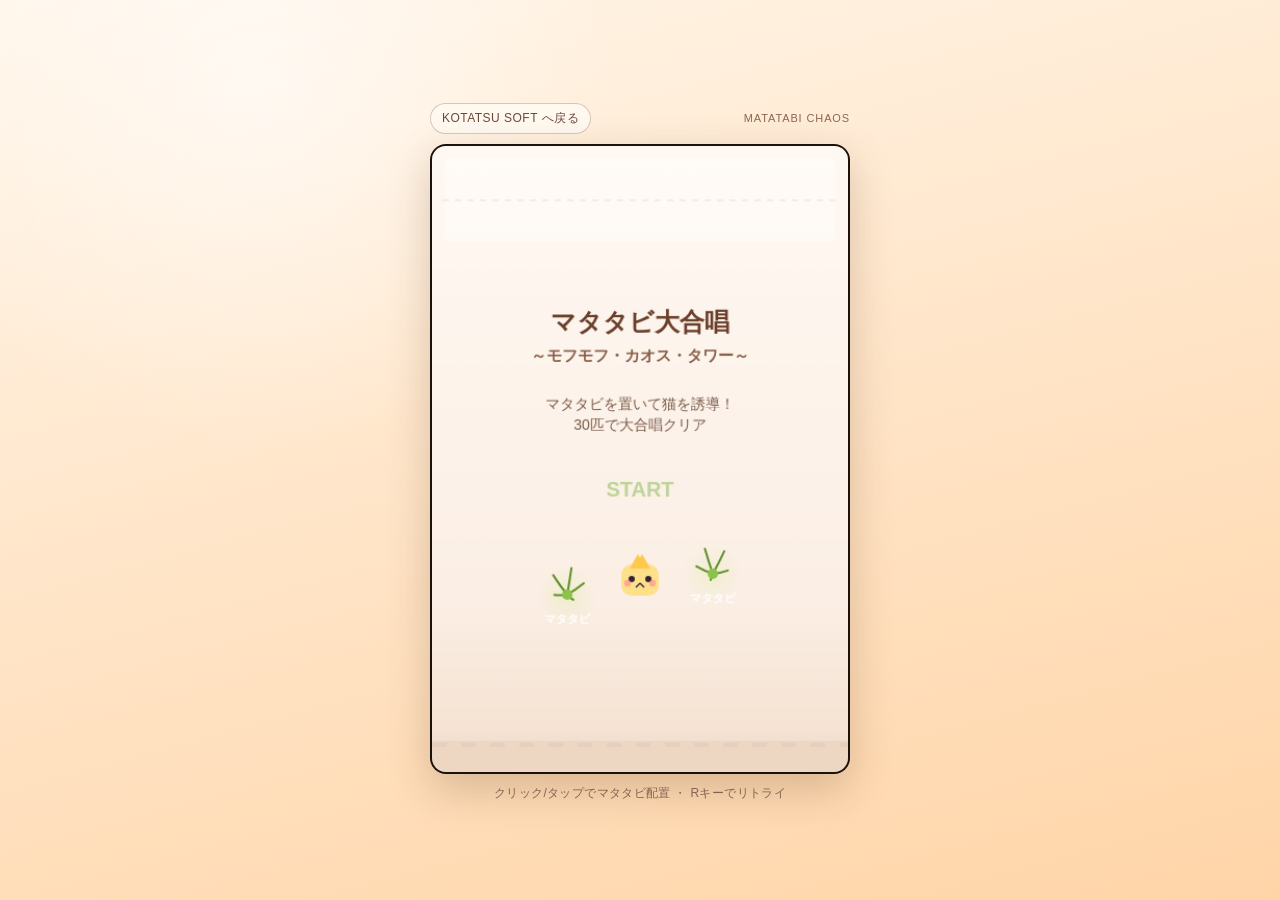
<file: kotatsu-soft/game-projects/003_matatabi_chaos/src/index.html>
<!doctype html>
<html lang="ja">
<head>
  <meta charset="UTF-8" />
  <meta name="viewport" content="width=device-width, initial-scale=1.0, viewport-fit=cover" />
  <title>マタタビ大合唱 ～モフモフ・カオス・タワー～</title>
  <style>
    :root {
      --wall: #f5dcc8;
      --floor: #e8b896;
      --ink: #4a3228;
      --accent: #7cb342;
      --warm: #fff8ef;
    }

    * { box-sizing: border-box; }

    html, body {
      width: 100%;
      height: 100%;
      margin: 0;
      background:
        radial-gradient(circle at 20% 10%, rgba(255, 255, 255, 0.55), transparent 28%),
        linear-gradient(165deg, #fff6ea 0%, #ffe3c4 55%, #ffd5a8 100%);
      color: var(--ink);
      font-family: "Trebuchet MS", "Hiragino Kaku Gothic ProN", "Yu Gothic", sans-serif;
      display: grid;
      place-items: center;
      overflow: hidden;
      user-select: none;
      -webkit-user-select: none;
      touch-action: manipulation;
    }

    .wrap {
      width: min(94vw, 420px);
      display: grid;
      gap: 10px;
      justify-items: center;
    }

    .topbar {
      width: 100%;
      display: flex;
      align-items: center;
      justify-content: space-between;
      gap: 10px;
      margin-top: 4px;
    }

    .home-link {
      text-decoration: none;
      color: #6b4a3a;
      border: 1px solid rgba(107, 74, 58, 0.28);
      background: rgba(255, 250, 242, 0.82);
      border-radius: 999px;
      padding: 6px 11px;
      font-size: 12px;
      letter-spacing: 0.04em;
      transition: background 140ms ease, transform 140ms ease;
    }

    .home-link:hover,
    .home-link:focus-visible {
      background: rgba(255, 255, 255, 0.95);
      transform: translateY(-1px);
    }

    .brand {
      font-size: 11px;
      letter-spacing: 0.08em;
      color: #8a5f4a;
      opacity: 0.95;
    }

    canvas {
      width: 100%;
      aspect-ratio: 2 / 3;
      border: 2px solid rgba(122, 82, 58, 0.22);
      border-radius: 16px;
      background: #000;
      box-shadow:
        0 16px 44px rgba(84, 44, 13, 0.22),
        0 0 0 1px rgba(255, 255, 255, 0.35) inset;
      display: block;
      cursor: crosshair;
    }

    .hint {
      font-size: 12px;
      letter-spacing: 0.03em;
      color: #7a5a48;
      opacity: 0.9;
      text-align: center;
      line-height: 1.5;
    }
  </style>
</head>
<body>
  <div class="wrap">
    <div class="topbar">
      <a class="home-link" href="../../index.html">KOTATSU SOFT へ戻る</a>
      <div class="brand">MATATABI CHAOS</div>
    </div>
    <canvas id="game" width="400" height="600" aria-label="マタタビ大合唱"></canvas>
    <div class="hint">クリック/タップでマタタビ配置 ・ Rキーでリトライ</div>
  </div>

  <script src="../../common/stats.js"></script>
  <script>
    (() => {
      "use strict";

      const canvas = document.getElementById("game");
      const ctx = canvas.getContext("2d");

      const W = canvas.width;
      const H = canvas.height;
      const FLOOR_Y = H - 36;
      const CEILING_Y = 52;
      const GRAVITY = 520;
      const CLEAR_COUNT = 30;
      const TIME_LIMIT = 90;
      const SPAWN_INTERVAL = 2.4;
      const MATATABI_DURATION = 5.5;
      const CEILING_FAIL_TIME = 2.2;

      const STATE = {
        TITLE: "TITLE",
        PLAYING: "PLAYING",
        CHORUS: "CHORUS",
        RESULT: "RESULT",
        GAMEOVER: "GAMEOVER",
      };

      const CAT_COLORS = [
        { body: "#ffd452", ear: "#ffbd35" },
        { body: "#ffb07a", ear: "#ff914d" },
        { body: "#c8e6ff", ear: "#9cc7f0" },
        { body: "#d8f5a2", ear: "#b8e06a" },
        { body: "#f5c2ff", ear: "#e59cf5" },
        { body: "#ffe08a", ear: "#ffc94d" },
      ];

      let state = STATE.TITLE;
      let cats = [];
      let matatabi = null;
      let score = 0;
      let timeLeft = TIME_LIMIT;
      let spawnTimer = 0;
      let ceilingTimer = 0;
      let chorusTimer = 0;
      let resultTimer = 0;
      let lastTime = 0;
      let chaosPhase = 0;
      let audioCtx = null;
      let chorusVoices = [];

      const sendPlayCount = window.KotatsuStats && window.KotatsuStats.sendPlayCount;

      function ensureAudio() {
        if (!audioCtx) {
          const Ctx = window.AudioContext || window.webkitAudioContext;
          if (Ctx) audioCtx = new Ctx();
        }
        if (audioCtx && audioCtx.state === "suspended") {
          audioCtx.resume().catch(() => {});
        }
      }

      function playMeow(pitch = 440, duration = 0.18, volume = 0.08) {
        if (!audioCtx) return;
        const t0 = audioCtx.currentTime;
        const osc = audioCtx.createOscillator();
        const gain = audioCtx.createGain();
        osc.type = "sawtooth";
        osc.frequency.setValueAtTime(pitch, t0);
        osc.frequency.exponentialRampToValueAtTime(Math.max(80, pitch * 0.55), t0 + duration * 0.75);
        gain.gain.setValueAtTime(0.0001, t0);
        gain.gain.exponentialRampToValueAtTime(volume, t0 + 0.02);
        gain.gain.exponentialRampToValueAtTime(0.0001, t0 + duration);
        osc.connect(gain);
        gain.connect(audioCtx.destination);
        osc.start(t0);
        osc.stop(t0 + duration + 0.02);
      }

      function playLandMeow() {
        playMeow(320 + Math.random() * 180, 0.12, 0.05);
      }

      class Matatabi {
        constructor(x, y) {
          this.x = x;
          this.y = y;
          this.life = MATATABI_DURATION;
          this.pulse = Math.random() * Math.PI * 2;
          this.consumed = false;
        }

        update(dt) {
          this.life -= dt;
          this.pulse += dt * 5;
        }

        get active() {
          return this.life > 0 && !this.consumed;
        }

        draw(t) {
          const glow = 0.55 + Math.sin(this.pulse) * 0.25;
          ctx.save();
          ctx.translate(this.x, this.y);

          const rad = ctx.createRadialGradient(0, 0, 2, 0, 0, 28);
          rad.addColorStop(0, `rgba(180, 230, 90, ${0.35 * glow})`);
          rad.addColorStop(1, "rgba(180, 230, 90, 0)");
          ctx.fillStyle = rad;
          ctx.beginPath();
          ctx.arc(0, 0, 28, 0, Math.PI * 2);
          ctx.fill();

          ctx.strokeStyle = "#5d8f2a";
          ctx.lineWidth = 2;
          ctx.lineCap = "round";
          for (let i = 0; i < 5; i++) {
            const a = (Math.PI * 2 * i) / 5 + t * 0.001;
            ctx.beginPath();
            ctx.moveTo(0, 0);
            ctx.quadraticCurveTo(
              Math.cos(a) * 8,
              Math.sin(a) * 8 - 4,
              Math.cos(a) * 16,
              Math.sin(a) * 16 - 10
            );
            ctx.stroke();
          }

          ctx.fillStyle = "#8bc34a";
          ctx.beginPath();
          ctx.arc(0, 0, 5, 0, Math.PI * 2);
          ctx.fill();

          ctx.fillStyle = "#fff";
          ctx.font = "bold 11px Trebuchet MS, sans-serif";
          ctx.textAlign = "center";
          ctx.textBaseline = "middle";
          ctx.fillText("マタタビ", 0, 24);
          ctx.restore();
        }
      }

      class Cat {
        constructor(x) {
          this.x = x;
          this.y = -30;
          this.vx = (Math.random() - 0.5) * 40;
          this.vy = 40 + Math.random() * 30;
          this.r = 18;
          this.w = 36;
          this.h = 30;
          this.facing = Math.random() < 0.5 ? -1 : 1;
          this.wobble = Math.random() * Math.PI * 2;
          this.color = CAT_COLORS[Math.floor(Math.random() * CAT_COLORS.length)];
          this.onGround = false;
          this.landedOnce = false;
        }

        nearestMatatabi() {
          if (!matatabi || !matatabi.active) return null;
          return matatabi;
        }

        update(dt) {
          this.wobble += dt * 8;
          const m = this.nearestMatatabi();

          if (m) {
            const dx = m.x - this.x;
            const dy = m.y - this.y;
            const dist = Math.hypot(dx, dy) || 1;
            const pull = this.onGround ? 95 : 65;
            this.vx += (dx / dist) * pull * dt;
            this.vy += (dy / dist) * pull * 0.35 * dt;

            if (dist < this.r + 14) {
              m.consumed = true;
              playMeow(520 + Math.random() * 120, 0.14, 0.06);
            }
          } else if (this.onGround) {
            this.vx *= 0.92;
          }

          this.vy += GRAVITY * dt;
          this.vx *= this.onGround ? 0.88 : 0.995;

          const maxVx = 140;
          this.vx = Math.max(-maxVx, Math.min(maxVx, this.vx));

          this.x += this.vx * dt;
          this.y += this.vy * dt;

          if (this.x < this.r) {
            this.x = this.r;
            this.vx *= -0.35;
          } else if (this.x > W - this.r) {
            this.x = W - this.r;
            this.vx *= -0.35;
          }

          const floorTop = FLOOR_Y - this.h + 6;
          if (this.y >= floorTop) {
            if (!this.landedOnce && this.vy > 80) playLandMeow();
            this.y = floorTop;
            this.vy *= -0.08;
            if (Math.abs(this.vy) < 30) this.vy = 0;
            this.onGround = true;
            this.landedOnce = true;
          } else {
            this.onGround = false;
          }

          if (Math.abs(this.vx) > 8) {
            this.facing = this.vx > 0 ? 1 : -1;
          }
        }

        resolveWithOthers(others) {
          for (const other of others) {
            if (other === this) continue;
            const dx = other.x - this.x;
            const dy = other.y - this.y;
            const minDist = this.r + other.r - 2;
            const dist = Math.hypot(dx, dy);
            if (dist > 0 && dist < minDist) {
              const overlap = minDist - dist;
              const nx = dx / dist;
              const ny = dy / dist;
              this.x -= nx * overlap * 0.55;
              this.y -= ny * overlap * 0.55;
              other.x += nx * overlap * 0.45;
              other.y += ny * overlap * 0.45;
              this.vx -= nx * overlap * 2.2;
              other.vx += nx * overlap * 2.2;
              this.vy -= ny * overlap * 1.4;
              other.vy += ny * overlap * 1.4;
            }
          }
        }

        draw() {
          const { body, ear } = this.color;
          const x = this.x;
          const y = this.y;
          const w = this.w;
          const h = this.h;
          const dir = this.facing;
          const bob = Math.sin(this.wobble) * 1.5;

          ctx.save();
          ctx.translate(x, y + bob);
          ctx.scale(dir, 1);

          ctx.fillStyle = body;
          roundedRect(ctx, -w / 2, 0, w, h, 10);
          ctx.fill();

          ctx.fillStyle = ear;
          tri(ctx, -w / 2 + 8, 4, -w / 2 + 16, -10, -w / 2 + 24, 4);
          tri(ctx, w / 2 - 8, 4, w / 2 - 16, -10, w / 2 - 24, 4);

          ctx.fillStyle = "#2f2438";
          ctx.beginPath();
          ctx.arc(-8, 14, 3, 0, Math.PI * 2);
          ctx.arc(8, 14, 3, 0, Math.PI * 2);
          ctx.fill();

          ctx.fillStyle = "#ff7b93";
          ctx.globalAlpha = 0.55;
          ctx.beginPath();
          ctx.arc(-12, 18, 3.2, 0, Math.PI * 2);
          ctx.arc(12, 18, 3.2, 0, Math.PI * 2);
          ctx.fill();
          ctx.globalAlpha = 1;

          ctx.strokeStyle = "#2f2438";
          ctx.lineWidth = 1.3;
          ctx.beginPath();
          ctx.moveTo(0, 18);
          ctx.lineTo(-4, 22);
          ctx.moveTo(0, 18);
          ctx.lineTo(4, 22);
          ctx.stroke();

          ctx.restore();
        }
      }

      function resetGame() {
        cats = [];
        matatabi = null;
        score = 0;
        timeLeft = TIME_LIMIT;
        spawnTimer = 0;
        ceilingTimer = 0;
        chorusTimer = 0;
        resultTimer = 0;
        chaosPhase = 0;
        stopChorusVoices();
      }

      function startGame() {
        ensureAudio();
        try {
          if (typeof sendPlayCount === "function") sendPlayCount("matatabi_chaos");
        } catch (_error) {}
        resetGame();
        state = STATE.PLAYING;
      }

      function spawnCat() {
        const margin = 24;
        const x = margin + Math.random() * (W - margin * 2);
        cats.push(new Cat(x));
      }

      function canvasPoint(clientX, clientY) {
        const rect = canvas.getBoundingClientRect();
        const sx = W / rect.width;
        const sy = H / rect.height;
        return {
          x: (clientX - rect.left) * sx,
          y: (clientY - rect.top) * sy,
        };
      }

      function placeMatatabi(x, y) {
        if (state !== STATE.PLAYING) return;
        if (matatabi && matatabi.active) return;
        y = Math.max(CEILING_Y + 20, Math.min(y, FLOOR_Y - 40));
        x = Math.max(20, Math.min(W - 20, x));
        matatabi = new Matatabi(x, y);
        playMeow(680, 0.08, 0.04);
      }

      function anyCatAboveCeiling() {
        for (const cat of cats) {
          if (cat.y < CEILING_Y) return true;
        }
        return false;
      }

      function startChorus(reason) {
        state = STATE.CHORUS;
        chorusTimer = 0;
        chaosPhase = 0;
        ensureAudio();
        stopChorusVoices();

        for (let i = 0; i < 12; i++) {
          setTimeout(() => {
            playMeow(220 + i * 55 + Math.random() * 40, 0.35 + Math.random() * 0.2, 0.07);
          }, i * 90);
        }

        if (audioCtx) {
          for (let i = 0; i < 6; i++) {
            const osc = audioCtx.createOscillator();
            const gain = audioCtx.createGain();
            osc.type = i % 2 === 0 ? "triangle" : "square";
            osc.frequency.value = 180 + i * 70;
            gain.gain.value = 0.015;
            osc.connect(gain);
            gain.connect(audioCtx.destination);
            osc.start();
            chorusVoices.push({ osc, gain });
          }
        }
      }

      function stopChorusVoices() {
        for (const v of chorusVoices) {
          try {
            v.gain.gain.exponentialRampToValueAtTime(0.0001, audioCtx.currentTime + 0.08);
            v.osc.stop(audioCtx.currentTime + 0.1);
          } catch (_e) {}
        }
        chorusVoices = [];
      }

      function goResult(isClear) {
        stopChorusVoices();
        state = isClear ? STATE.RESULT : STATE.GAMEOVER;
        resultTimer = 0;
      }

      function retry() {
        resetGame();
        state = STATE.TITLE;
      }

      function onPointerDown(e) {
        e.preventDefault();
        ensureAudio();
        const pt = canvasPoint(e.clientX, e.clientY);

        if (state === STATE.TITLE) {
          startGame();
          return;
        }
        if (state === STATE.RESULT || state === STATE.GAMEOVER) {
          startGame();
          return;
        }
        if (state === STATE.CHORUS) return;

        placeMatatabi(pt.x, pt.y);
      }

      function onKeyDown(e) {
        if (e.code === "KeyR") {
          e.preventDefault();
          retry();
          return;
        }
        if (e.code === "Space" && !e.repeat) {
          e.preventDefault();
          if (state === STATE.TITLE || state === STATE.RESULT || state === STATE.GAMEOVER) {
            startGame();
          }
        }
      }

      canvas.addEventListener("pointerdown", onPointerDown, { passive: false });
      window.addEventListener("keydown", onKeyDown, { passive: false });

      function updatePlaying(dt) {
        timeLeft -= dt;
        spawnTimer -= dt;
        if (spawnTimer <= 0) {
          spawnCat();
          spawnTimer = SPAWN_INTERVAL * (0.75 + Math.random() * 0.5);
        }

        if (matatabi) {
          matatabi.update(dt);
          if (!matatabi.active) matatabi = null;
        }

        for (const cat of cats) {
          cat.update(dt);
        }

        for (let i = 0; i < cats.length; i++) {
          cats[i].resolveWithOthers(cats);
        }

        score = cats.length;

        if (anyCatAboveCeiling()) {
          ceilingTimer += dt;
        } else {
          ceilingTimer = 0;
        }

        if (ceilingTimer >= CEILING_FAIL_TIME) {
          goResult(false);
          return;
        }

        if (score >= CLEAR_COUNT || timeLeft <= 0) {
          startChorus(score >= CLEAR_COUNT ? "clear" : "time");
        }
      }

      function updateChorus(dt) {
        chorusTimer += dt;
        chaosPhase += dt * 3;

        if (Math.random() < dt * 8) {
          playMeow(200 + Math.random() * 600, 0.15 + Math.random() * 0.15, 0.05);
        }

        for (const cat of cats) {
          cat.vx += (Math.random() - 0.5) * 40 * dt;
          cat.vy += (Math.random() - 0.5) * 20 * dt;
          cat.update(dt);
        }

        if (chorusTimer >= 4.5) {
          goResult(true);
        }
      }

      function update(dt) {
        if (state === STATE.PLAYING) updatePlaying(dt);
        else if (state === STATE.CHORUS) updateChorus(dt);
      }

      function drawRoom() {
        const wallGrad = ctx.createLinearGradient(0, 0, 0, H);
        wallGrad.addColorStop(0, "#fff1e4");
        wallGrad.addColorStop(0.72, "#f8dcc6");
        wallGrad.addColorStop(1, "#e8b992");
        ctx.fillStyle = wallGrad;
        ctx.fillRect(0, 0, W, H);

        ctx.fillStyle = "rgba(255,255,255,0.35)";
        ctx.fillRect(12, 12, W - 24, 80);

        ctx.strokeStyle = "rgba(122,82,58,0.18)";
        ctx.lineWidth = 2;
        ctx.setLineDash([6, 6]);
        ctx.beginPath();
        ctx.moveTo(10, CEILING_Y);
        ctx.lineTo(W - 10, CEILING_Y);
        ctx.stroke();
        ctx.setLineDash([]);

        ctx.fillStyle = "#d9a67a";
        ctx.fillRect(0, FLOOR_Y, W, H - FLOOR_Y);

        ctx.fillStyle = "#c9956d";
        for (let x = 0; x < W; x += 28) {
          ctx.fillRect(x, FLOOR_Y + 8, 14, 4);
        }

        ctx.fillStyle = "rgba(255,255,255,0.25)";
        ctx.fillRect(0, FLOOR_Y, W, 6);
      }

      function drawHUD() {
        ctx.fillStyle = "rgba(255, 248, 240, 0.88)";
        roundedRect(ctx, 10, 10, 150, 42, 10);
        ctx.fill();
        ctx.strokeStyle = "rgba(122,82,58,0.2)";
        ctx.stroke();

        ctx.fillStyle = "#6b4a3a";
        ctx.font = "bold 12px Trebuchet MS, sans-serif";
        ctx.textAlign = "left";
        ctx.textBaseline = "top";
        ctx.fillText("積んだ猫", 20, 16);
        ctx.font = "bold 22px Trebuchet MS, sans-serif";
        ctx.fillText(`${score} / ${CLEAR_COUNT}`, 20, 30);

        const gaugeW = 120;
        const gx = W - gaugeW - 16;
        ctx.fillStyle = "rgba(255, 248, 240, 0.88)";
        roundedRect(ctx, gx, 10, gaugeW, 42, 10);
        ctx.fill();
        ctx.strokeStyle = "rgba(122,82,58,0.2)";
        ctx.stroke();

        ctx.fillStyle = "#6b4a3a";
        ctx.font = "bold 12px Trebuchet MS, sans-serif";
        ctx.textAlign = "left";
        ctx.fillText("残り時間", gx + 10, 16);

        const ratio = Math.max(0, timeLeft / TIME_LIMIT);
        ctx.fillStyle = "rgba(180, 140, 110, 0.25)";
        roundedRect(ctx, gx + 10, 32, gaugeW - 20, 10, 5);
        ctx.fill();
        ctx.fillStyle = ratio > 0.25 ? "#8bc34a" : "#ef5350";
        roundedRect(ctx, gx + 10, 32, (gaugeW - 20) * ratio, 10, 5);
        ctx.fill();

        ctx.textAlign = "right";
        ctx.fillStyle = "#6b4a3a";
        ctx.font = "bold 11px Trebuchet MS, sans-serif";
        ctx.fillText(`${Math.ceil(Math.max(0, timeLeft))}s`, gx + gaugeW - 10, 16);
      }

      function drawTitle() {
        ctx.fillStyle = "rgba(255,255,255,0.55)";
        ctx.fillRect(0, 0, W, H);

        ctx.textAlign = "center";
        ctx.textBaseline = "middle";

        ctx.font = "bold 24px Trebuchet MS, sans-serif";
        ctx.fillStyle = "#6b3f2a";
        ctx.fillText("マタタビ大合唱", W / 2, 170);

        ctx.font = "bold 15px Trebuchet MS, sans-serif";
        ctx.fillStyle = "#8a5f4a";
        ctx.fillText("～モフモフ・カオス・タワー～", W / 2, 202);

        ctx.font = "14px Trebuchet MS, sans-serif";
        ctx.fillStyle = "#7a5a48";
        ctx.fillText("マタタビを置いて猫を誘導！", W / 2, 248);
        ctx.fillText(`${CLEAR_COUNT}匹で大合唱クリア`, W / 2, 268);

        const pulse = 0.55 + Math.sin(performance.now() * 0.008) * 0.45;
        ctx.globalAlpha = pulse;
        ctx.font = "bold 20px Trebuchet MS, sans-serif";
        ctx.fillStyle = "#7cb342";
        ctx.fillText("START", W / 2, 330);
        ctx.globalAlpha = 1;

        drawDemoCat(W / 2, 400);
        drawDemoMatatabi(W / 2 - 70, 430, performance.now());
        drawDemoMatatabi(W / 2 + 70, 410, performance.now() + 500);
      }

      function drawDemoCat(x, y) {
        const cat = new Cat(x);
        cat.y = y;
        cat.onGround = true;
        cat.draw();
      }

      function drawDemoMatatabi(x, y, t) {
        const m = new Matatabi(x, y);
        m.draw(t);
      }

      function drawOverlay(title, subtitle, accent, showRetry) {
        ctx.fillStyle = "rgba(74, 50, 40, 0.45)";
        ctx.fillRect(0, 0, W, H);

        ctx.textAlign = "center";
        ctx.textBaseline = "middle";

        ctx.font = "bold 34px Trebuchet MS, sans-serif";
        ctx.fillStyle = accent;
        ctx.fillText(title, W / 2, H * 0.38);

        ctx.font = "bold 18px Trebuchet MS, sans-serif";
        ctx.fillStyle = "#fff8ef";
        ctx.fillText(subtitle, W / 2, H * 0.48);

        if (showRetry) {
          const pulse = 0.5 + Math.sin(performance.now() * 0.01) * 0.5;
          ctx.globalAlpha = pulse;
          ctx.font = "bold 16px Trebuchet MS, sans-serif";
          ctx.fillStyle = "#ffe082";
          ctx.fillText("タップ / Rキーでリトライ", W / 2, H * 0.58);
          ctx.globalAlpha = 1;
        }
      }

      function drawChaosEffects(t) {
        ctx.save();
        ctx.globalAlpha = 0.12 + Math.sin(chaosPhase) * 0.06;
        for (let i = 0; i < 8; i++) {
          ctx.fillStyle = `hsl(${(t * 0.05 + i * 40) % 360}, 80%, 65%)`;
          ctx.beginPath();
          ctx.arc(
            (Math.sin(t * 0.002 + i) * 0.5 + 0.5) * W,
            (Math.cos(t * 0.0015 + i * 1.7) * 0.5 + 0.5) * H,
            30 + i * 8,
            0,
            Math.PI * 2
          );
          ctx.fill();
        }
        ctx.restore();

        ctx.textAlign = "center";
        ctx.font = "bold 28px Trebuchet MS, sans-serif";
        ctx.fillStyle = `hsl(${(t * 0.08) % 360}, 85%, 58%)`;
        ctx.fillText("ニャーニャー大合唱！", W / 2, 90 + Math.sin(t * 0.01) * 6);
      }

      function render(t) {
        drawRoom();

        if (matatabi && matatabi.active) {
          matatabi.draw(t);
        }

        for (const cat of cats) {
          cat.draw();
        }

        if (state === STATE.PLAYING || state === STATE.CHORUS) {
          drawHUD();
        }

        if (state === STATE.TITLE) {
          drawTitle();
        } else if (state === STATE.CHORUS) {
          drawChaosEffects(t);
        } else if (state === STATE.RESULT) {
          drawOverlay("CAOS CLEAR!", `最終スコア: ${score}匹`, "#ffd54f", true);
        } else if (state === STATE.GAMEOVER) {
          drawOverlay("GAME OVER", `猫が天井を超えました (${score}匹)`, "#ef5350", true);
        }
      }

      function roundedRect(ctx2, x, y, w, h, r) {
        const rr = Math.min(r, w / 2, h / 2);
        ctx2.beginPath();
        ctx2.moveTo(x + rr, y);
        ctx2.arcTo(x + w, y, x + w, y + h, rr);
        ctx2.arcTo(x + w, y + h, x, y + h, rr);
        ctx2.arcTo(x, y + h, x, y, rr);
        ctx2.arcTo(x, y, x + w, y, rr);
        ctx2.closePath();
      }

      function tri(ctx2, x1, y1, x2, y2, x3, y3) {
        ctx2.beginPath();
        ctx2.moveTo(x1, y1);
        ctx2.lineTo(x2, y2);
        ctx2.lineTo(x3, y3);
        ctx2.closePath();
        ctx2.fill();
      }

      function tick(now) {
        if (!lastTime) lastTime = now;
        const dt = Math.min((now - lastTime) / 1000, 0.05);
        lastTime = now;
        update(dt);
        render(now);
        requestAnimationFrame(tick);
      }

      requestAnimationFrame(tick);
    })();
  </script>
</body>
</html>
</file>
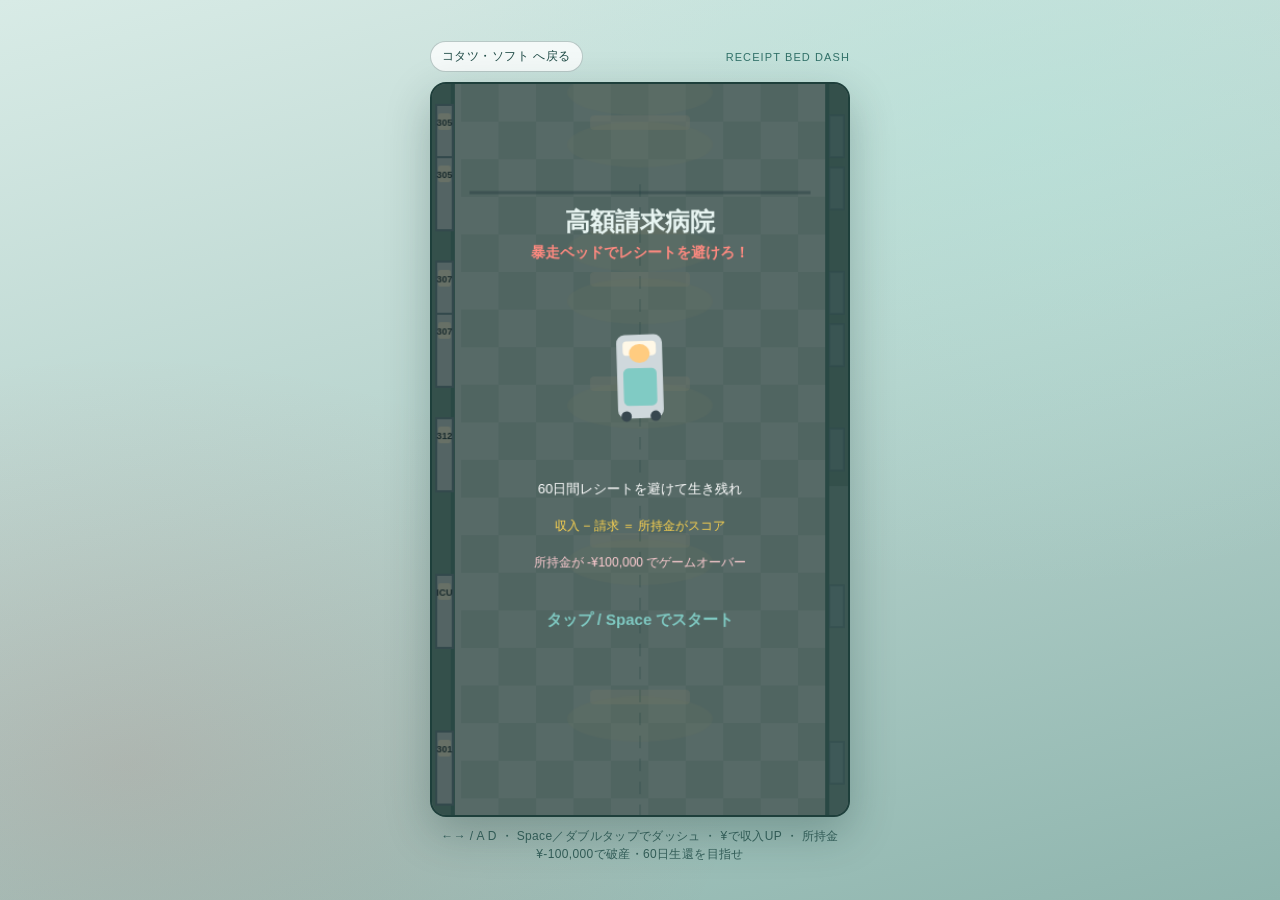
<file: kotatsu-soft/game-projects/003_receipt_bed_dash/src/index.html>
<!doctype html>
<html lang="ja">
<head>
  <meta charset="UTF-8" />
  <meta name="viewport" content="width=device-width, initial-scale=1.0, viewport-fit=cover" />
  <title>高額請求病院：暴走ベッドでレシートを避けろ！</title>
  <style>
    :root {
      --ink: #1a3a3a;
      --accent: #c62828;
      --mint: #e8f5f2;
      --teal: #2a6b63;
    }

    * { box-sizing: border-box; }

    html, body {
      width: 100%;
      height: 100%;
      margin: 0;
      background:
        radial-gradient(ellipse at 80% 15%, rgba(180, 230, 220, 0.45), transparent 42%),
        radial-gradient(ellipse at 10% 85%, rgba(198, 40, 40, 0.12), transparent 38%),
        linear-gradient(165deg, #d8ebe6 0%, #b8d4ce 45%, #8fb5ae 100%);
      color: var(--ink);
      font-family: "Trebuchet MS", "Hiragino Kaku Gothic ProN", "Yu Gothic", sans-serif;
      display: grid;
      place-items: center;
      overflow: hidden;
      user-select: none;
      -webkit-user-select: none;
      touch-action: none;
    }

    .wrap {
      width: min(94vw, 420px);
      display: grid;
      gap: 10px;
      justify-items: center;
    }

    .topbar {
      width: 100%;
      display: flex;
      align-items: center;
      justify-content: space-between;
      gap: 10px;
      margin-top: 4px;
    }

    .home-link {
      text-decoration: none;
      color: #1e4a45;
      border: 1px solid rgba(30, 74, 69, 0.28);
      background: rgba(255, 255, 255, 0.78);
      border-radius: 999px;
      padding: 6px 11px;
      font-size: 12px;
      letter-spacing: 0.04em;
      transition: background 140ms ease, transform 140ms ease;
    }

    .home-link:hover,
    .home-link:focus-visible {
      background: rgba(255, 255, 255, 0.95);
      transform: translateY(-1px);
    }

    .brand {
      font-size: 11px;
      letter-spacing: 0.1em;
      color: #2a6b63;
      opacity: 0.95;
    }

    canvas {
      width: 100%;
      aspect-ratio: 4 / 7;
      border: 2px solid rgba(42, 107, 99, 0.28);
      border-radius: 16px;
      background: #1a2e2c;
      box-shadow:
        0 16px 44px rgba(20, 50, 46, 0.28),
        0 0 0 1px rgba(255, 255, 255, 0.3) inset;
      display: block;
      cursor: pointer;
    }

    .share-bar {
      display: none;
      width: 100%;
      justify-content: center;
    }

    .share-bar.is-visible {
      display: flex;
    }

    .share-btn {
      appearance: none;
      border: 1px solid rgba(198, 40, 40, 0.45);
      background: linear-gradient(180deg, #e53935, #c62828);
      color: #fff;
      border-radius: 999px;
      padding: 8px 16px;
      font-size: 13px;
      letter-spacing: 0.04em;
      cursor: pointer;
      box-shadow: 0 6px 16px rgba(198, 40, 40, 0.28);
    }

    .share-btn:hover,
    .share-btn:focus-visible {
      filter: brightness(1.06);
    }

    .hint {
      font-size: 12px;
      letter-spacing: 0.03em;
      color: #2a5550;
      opacity: 0.92;
      text-align: center;
      line-height: 1.5;
    }
  </style>
</head>
<body>
  <div class="wrap">
    <div class="topbar">
      <a class="home-link" href="../../index.html">コタツ・ソフト へ戻る</a>
      <div class="brand">RECEIPT BED DASH</div>
    </div>
    <canvas id="game" width="400" height="700" aria-label="高額請求病院"></canvas>
    <div class="share-bar" id="shareBar" hidden>
      <button type="button" class="share-btn" id="shareBtn">SNSでシェアする</button>
    </div>
    <div class="hint">←→ / A D ・ Space／ダブルタップでダッシュ ・ ¥で収入UP ・ 所持金¥-100,000で破産・60日生還を目指せ</div>
  </div>

  <script src="../../common/stats.js"></script>
  <script src="../../common/storage.js"></script>
  <script>
    (() => {
      "use strict";

      const canvas = document.getElementById("game");
      const ctx = canvas.getContext("2d");
      const shareBar = document.getElementById("shareBar");
      const shareBtn = document.getElementById("shareBtn");

      const W = canvas.width;
      const H = canvas.height;
      const GAME_ID = "receipt_bed_dash";
      const HIGH_SCORE_KEY = "bestHeld";
      const BILL_LIMIT = 100000;
      const HELD_FLOOR = -100000;
      const TIME_LIMIT = 60;
      const SPEED_MIN = 380;
      const SPEED_MAX = 920;
      const DYING_DURATION = 1.6;
      const CLEAR_DURATION = 2.0;
      const MOVE_SPEED = 520;
      const DASH_COOLDOWN_MAX = 0.58;
      const DASH_SPEED = 620;
      const DASH_DURATION = 0.12;
      const DASH_STYLE_DURATION = 0.16;
      const DASH_INVULN = 0.16;
      const STYLISH_DODGE_DISCOUNT = 700;
      const COIN_HEAL_MIN = 17500;
      const COIN_HEAL_RANGE = 11901; // 平均 ≈ 23450（旧平均の約70%）
      const COIN_INTERVAL_BASE = 1.55;
      const COIN_INTERVAL_MIN = 0.38;
      const COIN_TIMER_START = 0.7;
      const RECEIPT_INTERVAL_BASE = 1.05;
      const RECEIPT_INTERVAL_MIN = 0.32;
      const SPAWN_TIMER_START = 0.55;
      const NURSE_QUIPS = ["追加よ！", "オプション！", "請求ね！", "また足すわ！", "サインして！"];
      const NURSE_QUIPS_PINCH = ["まだ足せるわよ！", "破産コースね！", "逃げられないよ！", "請求が止まらない！", "覚悟して！"];
      const NURSE_QUIPS_SAFE = ["おとなしいわね", "まだまだ余裕？", "オプションどう？", "サインお願い"];
      const NURSE_QUIPS_DANGER = ["危険オプション！", "特大請求よ！", "覚悟しなさい！"];

      const STATE = {
        TITLE: "title",
        PLAYING: "playing",
        DYING: "dying",
        CLEARING: "clearing",
        GAMEOVER: "gameover",
      };

      const RECEIPT_ITEMS = [
        "特選・枕の空気代",
        "謎の面会謝絶料",
        "廊下の風量オプション",
        "点滴スタンド美観料",
        "病室BGM利用料",
        "シーツ折り目調整費",
        "ナースコール返信料",
        "窓の外の景色税",
        "スリッパ重力補正",
        "酸素プレミアム加算",
        "ベッドキャスター保険",
        "深夜・無言見守り料",
        "カーテン開閉手数料",
        "廊下直進プレミアム",
        "枕カバー折り目税",
        "医師の腕組み鑑賞料",
        "カルテのインク代",
        "体温計リセット料",
        "名札読み上げ手数料",
        "点滴袋の気泡除去代",
        "廊下曲がり角保険料",
        "病室の埃鑑賞オプション",
        "食事トレイ運び賃（往復）",
        "血圧計カフレンタル",
        "問診「大丈夫？」確認料",
        "検査結果封筒のり代",
        "待合室雑誌をめくった税",
        "消毒液香りプレミアム",
        "車椅子の影利用料",
        "採血後の綿球記念品",
        "ナースシューズ静音オプション",
        "夜勤帯の時計遅延補正",
        "レントゲン笑顔キープ料",
        "点滴スタンド駐車料金",
        "退院予定変更事務手数料",
      ];

      const COIN_PHRASES = [
        "宝くじに当たった！",
        "給料が入った！",
        "保険が下りた！",
        "お年玉キタ！",
        "臨時ボーナス！",
        "口座に振り込まれた！",
        "還付金が戻ってきた！",
        "副業が当たった！",
        "ポイント現金化した！",
        "親戚からお見舞い金！",
        "キャンペーン当選！",
        "財布の奥から発見！",
      ];

      const HIT_WORDS = ["追加！", "赤字！", "オプション！", "請求！", "また加算！"];
      const ROOM_NUMBERS = ["301", "302", "305", "307", "312", "ICU"];

      const HUD_H = 96;
      const BASE_PLAYER_Y = H - 130;
      // 頭がHUDに食い込まない下限（Yが小さいほど画面上）
      const MIN_PLAYER_Y = HUD_H + 120;
      const PLAYER_W = 52;
      const PLAYER_H = 96;
      const PLAY_LEFT = 28;
      const PLAY_RIGHT = W - 28;
      const GAP_CLEARANCE = PLAYER_W + 36;
      const PLAY_WIDTH = PLAY_RIGHT - PLAY_LEFT;
      const MAX_RECEIPT_W = Math.min(200, PLAY_WIDTH - GAP_CLEARANCE);
      const STACK_STEP = 22;
      const STACK_CARD_H = 56;
      const MAX_STACK_VISIBLE = 5;
      // スタックで押し上げる枚数上限（これ以上当たっても自機はこれ以上上に行かない）
      const MAX_STACK_LIFT = 4;
      const MOTIONS = ["fall", "sway", "zigzag", "surge"];
      const COIN_MOTIONS = ["fall", "sway", "zigzag", "drift"];

      const keys = Object.create(null);
      const keysJust = Object.create(null);
      let pointerX = null;
      let pointerActive = false;
      let tapPending = false;
      let lastTapAt = 0;

      let state = STATE.TITLE;
      let income = 0;
      let bill = 0;
      let bestScore = null;
      let isNewRecord = false;
      let cleared = false;
      let speed = SPEED_MIN;
      let elapsed = 0;
      let spawnTimer = 0;
      let coinTimer = 0;
      let invuln = 0;
      let flash = 0;
      let healFlash = 0;
      let lastTime = 0;
      let playCountSent = false;
      let scrollY = 0;
      let dashVx = 0;
      let dashTimer = 0;
      let dashCooldown = 0;
      let dashStyleTimer = 0;
      let moveDir = 0;
      let billPop = null;
      let surviveSec = 0;
      let dyingTimer = 0;
      let dyingPhase = 0;
      let heartbeatAcc = 0;
      let warnHeartbeatAcc = 0;
      let clearTimer = 0;
      let clearStamp = 0;
      let lifeFlashOffset = 0;
      let hitHistory = [];
      let hitCount = 0;
      let topHitItem = null;
      let prevBestAtStart = null;
      let hitItemFlash = null;
      let milestoneFlash = null;
      let milestoneShown = { d30: false, d10: false, d5: false, d3: false };
      let lastDaysLeft = TIME_LIMIT;
      let accountingRush = 0;
      let rushSpawnLeft = 0;
      let rushBurstAcc = 0;
      let wasInDebt = false;
      let heldFlash = 0;
      let visitRushCooldown = 14;
      let visitRushActive = 0;
      let visitRushBurstLeft = 0;
      let visitRushAcc = 0;
      let billingAlert = 0;

      let playerX = W * 0.5;
      let playerY = BASE_PLAYER_Y;
      let playerTilt = 0;
      let receipts = [];
      let coins = [];
      let nurses = [];
      let stackedReceipts = [];
      let floatTexts = [];
      let particles = [];

      let audioCtx = null;

      const sendPlayCount = window.KotatsuStats && window.KotatsuStats.sendPlayCount;
      const storage = window.KotatsuStorage || null;

      function loadBestScore() {
        if (!storage || typeof storage.get !== "function") return null;
        const saved = storage.get(GAME_ID, HIGH_SCORE_KEY);
        if (saved == null || saved === "") return null;
        const num = Number(saved);
        if (!Number.isFinite(num)) return null;
        return Math.trunc(num);
      }

      function saveBestScore(value) {
        if (!storage || typeof storage.set !== "function") return false;
        return storage.set(GAME_ID, HIGH_SCORE_KEY, value);
      }

      bestScore = loadBestScore();

      function heldMoney() {
        return Math.trunc(income - bill);
      }

      function getRankTitle(held, didClear) {
        if (held >= 100000) return "億ション退院";
        if (held >= 50000) return "黒字出院";
        if (held >= 0) return didClear ? "ギリギリ出院" : "トントン破産";
        return "大赤字入院";
      }

      function checkHeldDebtTransition() {
        const held = heldMoney();
        if (!wasInDebt && held < 0) {
          wasInDebt = true;
          milestoneFlash = { text: "赤字転落！", life: 1.3, maxLife: 1.3 };
          playDangerNurse();
        } else if (wasInDebt && held >= 0) {
          wasInDebt = false;
        }
      }

      function setShareVisible(visible) {
        if (!shareBar) return;
        shareBar.hidden = !visible;
        shareBar.classList.toggle("is-visible", visible);
      }

      function formatYen(n) {
        const v = Math.trunc(n);
        const sign = v < 0 ? "-" : "";
        return sign + "¥" + Math.abs(v).toLocaleString("ja-JP");
      }

      function daysLeft() {
        return Math.max(0, Math.ceil(TIME_LIMIT - elapsed));
      }

      function buildShareText(held, didClear) {
        const title = getRankTitle(held, didClear);
        if (didClear) {
          return (
            `高額請求病院で生還！【${title}】所持金 ${formatYen(held)}` +
            `\n#コタツソフト #高額請求病院`
          );
        }
        return (
          `高額請求病院で破産…【${title}】所持金 ${formatYen(held)}` +
          `\n#コタツソフト #高額請求病院`
        );
      }

      function openXShare() {
        const text = buildShareText(heldMoney(), cleared);
        const url = `${location.origin}${location.pathname}`;
        const intent = new URL("https://twitter.com/intent/tweet");
        intent.searchParams.set("text", text);
        intent.searchParams.set("url", url);
        window.open(intent.toString(), "_blank", "noopener,noreferrer");
      }

      function ensureAudio() {
        if (!audioCtx) {
          const Ctx = window.AudioContext || window.webkitAudioContext;
          if (Ctx) audioCtx = new Ctx();
        }
        if (audioCtx && audioCtx.state === "suspended") {
          audioCtx.resume().catch(() => {});
        }
      }

      function playBeep(freq, duration, type, volume) {
        if (!audioCtx) return;
        const t0 = audioCtx.currentTime;
        const osc = audioCtx.createOscillator();
        const gain = audioCtx.createGain();
        osc.type = type || "square";
        osc.frequency.setValueAtTime(freq, t0);
        gain.gain.setValueAtTime(0.0001, t0);
        gain.gain.exponentialRampToValueAtTime(volume || 0.06, t0 + 0.015);
        gain.gain.exponentialRampToValueAtTime(0.0001, t0 + duration);
        osc.connect(gain);
        gain.connect(audioCtx.destination);
        osc.start(t0);
        osc.stop(t0 + duration + 0.02);
      }

      function playNoise(duration, volume) {
        if (!audioCtx) return;
        const t0 = audioCtx.currentTime;
        const len = Math.max(1, (audioCtx.sampleRate * duration) | 0);
        const buffer = audioCtx.createBuffer(1, len, audioCtx.sampleRate);
        const data = buffer.getChannelData(0);
        for (let i = 0; i < len; i++) data[i] = (Math.random() * 2 - 1) * (1 - i / len);
        const src = audioCtx.createBufferSource();
        const gain = audioCtx.createGain();
        const filter = audioCtx.createBiquadFilter();
        src.buffer = buffer;
        filter.type = "highpass";
        filter.frequency.value = 1200;
        gain.gain.setValueAtTime(volume || 0.04, t0);
        gain.gain.exponentialRampToValueAtTime(0.0001, t0 + duration);
        src.connect(filter);
        filter.connect(gain);
        gain.connect(audioCtx.destination);
        src.start(t0);
        src.stop(t0 + duration + 0.02);
      }

      function playHit() {
        playBeep(180, 0.18, "sawtooth", 0.08);
        playBeep(90, 0.12, "square", 0.04);
        setTimeout(() => playBeep(120, 0.22, "square", 0.05), 40);
      }

      function playStylishDodge() {
        playBeep(980, 0.07, "sine", 0.055);
        playBeep(1320, 0.1, "triangle", 0.045);
      }

      function playDash() {
        playBeep(620, 0.06, "square", 0.05);
        playBeep(880, 0.05, "triangle", 0.03);
      }

      function playMilestone() {
        playBeep(740, 0.08, "triangle", 0.05);
        setTimeout(() => playBeep(988, 0.12, "sine", 0.055), 80);
      }

      function playStamp() {
        playNoise(0.06, 0.05);
        playBeep(160, 0.1, "square", 0.06);
      }

      function playHeal() {
        playBeep(880, 0.06, "sine", 0.05);
        setTimeout(() => playBeep(1175, 0.08, "triangle", 0.055), 40);
        setTimeout(() => playBeep(1568, 0.12, "sine", 0.045), 90);
      }

      function playThrow() {
        playNoise(0.08, 0.035);
        playBeep(420, 0.07, "sawtooth", 0.03);
      }

      function playDangerNurse() {
        playBeep(220, 0.1, "sawtooth", 0.05);
        playBeep(233, 0.12, "square", 0.04);
      }

      function playClearJingle() {
        playBeep(523, 0.09, "triangle", 0.055);
        setTimeout(() => playBeep(659, 0.09, "triangle", 0.055), 90);
        setTimeout(() => playBeep(784, 0.09, "triangle", 0.055), 180);
        setTimeout(() => playBeep(988, 0.1, "sine", 0.06), 270);
        setTimeout(() => playBeep(1175, 0.12, "sine", 0.06), 360);
        setTimeout(() => playBeep(1568, 0.22, "triangle", 0.05), 470);
      }

      function playStart() {
        playBeep(440, 0.08, "triangle", 0.05);
        setTimeout(() => playBeep(660, 0.1, "triangle", 0.05), 70);
      }

      function playHeartbeat(critical) {
        const vol = critical ? 0.095 : 0.065;
        const gap = critical ? 42 : 72;
        playBeep(critical ? 940 : 880, 0.05, "sine", vol);
        setTimeout(() => playBeep(critical ? 720 : 660, 0.06, "sine", vol * 0.7), gap);
      }

      function playFlatline() {
        if (!audioCtx) return;
        const t0 = audioCtx.currentTime;
        const osc = audioCtx.createOscillator();
        const gain = audioCtx.createGain();
        osc.type = "sine";
        osc.frequency.setValueAtTime(880, t0);
        gain.gain.setValueAtTime(0.0001, t0);
        gain.gain.exponentialRampToValueAtTime(0.04, t0 + 0.05);
        gain.gain.setValueAtTime(0.035, t0 + 0.7);
        gain.gain.exponentialRampToValueAtTime(0.0001, t0 + 1.1);
        osc.connect(gain);
        gain.connect(audioCtx.destination);
        osc.start(t0);
        osc.stop(t0 + 1.15);
      }

      function randItem(arr) {
        return arr[(Math.random() * arr.length) | 0];
      }

      function difficultyT() {
        return Math.min(1, elapsed / TIME_LIMIT);
      }

      function rampCurve() {
        const r = difficultyT();
        return r * r;
      }

      // 債務比率: 所持金が HELD_FLOOR に近づくほど 0→1（旧名・billRatio を維持）
      function billRatio() {
        return Math.min(1, Math.max(0, -heldMoney()) / Math.abs(HELD_FLOOR));
      }

      function syncPlayerY() {
        const liftCount = Math.min(stackedReceipts.length, MAX_STACK_LIFT);
        const raised = liftCount * STACK_STEP;
        playerY = Math.max(MIN_PLAYER_Y, BASE_PLAYER_Y - raised);
      }

      function playerBox() {
        return {
          x: playerX - PLAYER_W * 0.5,
          y: playerY - PLAYER_H * 0.5,
          w: PLAYER_W,
          h: PLAYER_H,
        };
      }

      function clampReceiptX(x, w) {
        return Math.max(PLAY_LEFT, Math.min(PLAY_RIGHT - w, x));
      }

      function aabb(a, b) {
        return a.x < b.x + b.w && a.x + a.w > b.x && a.y < b.y + b.h && a.y + a.h > b.y;
      }

      function makeLineItems(count) {
        const items = [];
        let total = 0;
        for (let i = 0; i < count; i++) {
          const amount = 800 + ((Math.random() * 5200) | 0);
          total += amount;
          items.push({ name: randItem(RECEIPT_ITEMS), amount });
        }
        return { items, total };
      }

      function pickMotion() {
        const t = difficultyT();
        if (Math.random() > 0.35 + t * 0.35) return "fall";
        return randItem(MOTIONS);
      }

      function pickReceiptShape(danger) {
        const r = Math.random();
        if (danger) {
          if (r < 0.4) return "micro";
          if (r < 0.75) return "tall";
          if (r < 0.9) return "slab";
          return "normal";
        }
        if (r < 0.42) return "normal";
        if (r < 0.68) return "tall";
        if (r < 0.9) return "micro";
        return "slab";
      }

      function makeReceipt(side, danger) {
        const shape = pickReceiptShape(danger);
        let w;
        let h;
        let speedMul;
        let lineCount;
        let chargeScale = 1;

        if (shape === "tall") {
          w = 40 + Math.random() * 18;
          h = 120 + Math.random() * 50;
          speedMul = 0.8 + Math.random() * 0.5;
          lineCount = 5 + ((Math.random() * 5) | 0);
          chargeScale = 1.15;
        } else if (shape === "micro") {
          w = 36 + Math.random() * 12;
          h = 40 + Math.random() * 16;
          speedMul = 1.65 + Math.random() * 0.7;
          lineCount = 2 + ((Math.random() * 3) | 0);
          chargeScale = 0.65;
        } else if (shape === "slab") {
          w = Math.min(MAX_RECEIPT_W, 110 + Math.random() * 70);
          h = 48 + Math.random() * 22;
          speedMul = 0.9 + Math.random() * 0.55;
          lineCount = 3 + ((Math.random() * 4) | 0);
          chargeScale = 1.25;
        } else {
          w = Math.min(MAX_RECEIPT_W, 64 + Math.random() * 66);
          h = 72 + Math.random() * 38;
          speedMul = 0.9 + Math.random() * 0.7;
          lineCount = 4 + ((Math.random() * 6) | 0);
        }

        if (danger) speedMul *= 1.45;

        const { items, total } = makeLineItems(lineCount);
        const charge = Math.max(800, Math.trunc(total * chargeScale));
        const motion = pickMotion();

        const halfZone = (PLAY_WIDTH - GAP_CLEARANCE) * 0.5;
        let x;
        if (side === "left") {
          const span = Math.max(4, halfZone - w);
          x = PLAY_LEFT + Math.random() * span;
        } else if (side === "right") {
          const span = Math.max(4, halfZone - w);
          x = PLAY_RIGHT - w - Math.random() * span;
        } else {
          x = PLAY_LEFT + Math.random() * Math.max(8, PLAY_RIGHT - PLAY_LEFT - w);
        }
        x = clampReceiptX(x, w);

        return {
          x,
          y: HUD_H + 36,
          w,
          h,
          shape,
          items,
          charge,
          lineCount,
          passed: false,
          speedMul,
          motion,
          baseX: x,
          swayPhase: Math.random() * Math.PI * 2,
          zigDir: Math.random() < 0.5 ? -1 : 1,
          zigTimer: 0.25 + Math.random() * 0.35,
          surgeAt: 0.35 + Math.random() * 0.35,
          surged: false,
          age: 0,
          danger: !!danger,
        };
      }

      function makeCoin() {
        const size = 28;
        const x = PLAY_LEFT + 20 + Math.random() * (PLAY_RIGHT - PLAY_LEFT - 40 - size);
        const heal = COIN_HEAL_MIN + ((Math.random() * COIN_HEAL_RANGE) | 0);
        const motion = Math.random() < 0.4 ? "fall" : randItem(COIN_MOTIONS);
        return {
          x,
          y: HUD_H + 36,
          w: size,
          h: size,
          heal,
          spin: Math.random() * Math.PI * 2,
          speedMul: 0.65 + Math.random() * 0.55,
          motion,
          baseX: x,
          swayPhase: Math.random() * Math.PI * 2,
          zigDir: Math.random() < 0.5 ? -1 : 1,
          zigTimer: 0.3 + Math.random() * 0.4,
          driftDir: Math.random() < 0.5 ? -1 : 1,
        };
      }

      function pickNurseQuip(kind, danger) {
        if (danger) return randItem(NURSE_QUIPS_DANGER);
        if (kind === "coin") {
          return billRatio() > 0.65 ? "救いの¥ね" : "臨時収入よ";
        }
        if (billRatio() > 0.65) return randItem(NURSE_QUIPS_PINCH);
        if (billRatio() < 0.25) return randItem(NURSE_QUIPS_SAFE);
        return randItem(NURSE_QUIPS);
      }

      function queueNurseThrow(kind, danger) {
        const nx = PLAY_LEFT + 40 + Math.random() * (PLAY_WIDTH - 80);
        nurses.push({
          x: nx,
          y: HUD_H + 8,
          age: 0,
          maxLife: 0.95,
          throwAt: 0.35,
          thrown: false,
          kind,
          danger: !!danger,
          quip: pickNurseQuip(kind, danger),
        });
        if (danger) playDangerNurse();
        else playThrow();
      }

      function releaseNurseThrow(n) {
        if (n.kind === "coin") {
          coins.push(makeCoin());
          return;
        }
        if (n.kind === "pair") {
          receipts.push(makeReceipt("left", n.danger));
          receipts.push(makeReceipt("right", n.danger));
          return;
        }
        receipts.push(makeReceipt(null, n.danger));
      }

      function requestReceiptSpawn(pair) {
        const late = daysLeft() <= 10;
        const danger = (elapsed >= 22 || late) && Math.random() < (late ? 0.52 : 0.34);
        queueNurseThrow(pair ? "pair" : "single", danger);
      }

      function requestCoinSpawn() {
        queueNurseThrow("coin", false);
      }

      function updateReceiptMotion(r, t) {
        r.age += t;
        let fallMul = r.speedMul;
        if (r.motion === "surge") {
          if (!r.surged && r.age >= r.surgeAt) {
            r.surged = true;
          }
          if (r.surged && r.age < r.surgeAt + 0.45) {
            fallMul *= 1.85;
          }
        }
        r.y += speed * fallMul * t;

        if (r.motion === "sway") {
          r.swayPhase += t * 3.2;
          r.x = clampReceiptX(r.baseX + Math.sin(r.swayPhase) * 28, r.w);
        } else if (r.motion === "zigzag") {
          r.zigTimer -= t;
          r.x += r.zigDir * 90 * t;
          if (r.x <= PLAY_LEFT || r.x + r.w >= PLAY_RIGHT || r.zigTimer <= 0) {
            r.zigDir *= -1;
            r.zigTimer = 0.28 + Math.random() * 0.35;
            r.x = clampReceiptX(r.x, r.w);
          }
        } else {
          r.x = clampReceiptX(r.x, r.w);
        }
      }

      function updateCoinMotion(c, t) {
        c.spin += t * 6;
        c.y += speed * c.speedMul * t;
        if (c.motion === "sway") {
          c.swayPhase += t * 3.6;
          c.x = clampReceiptX(c.baseX + Math.sin(c.swayPhase) * 34, c.w);
        } else if (c.motion === "zigzag") {
          c.zigTimer -= t;
          c.x += c.zigDir * 70 * t;
          if (c.x <= PLAY_LEFT || c.x + c.w >= PLAY_RIGHT || c.zigTimer <= 0) {
            c.zigDir *= -1;
            c.zigTimer = 0.3 + Math.random() * 0.35;
            c.x = clampReceiptX(c.x, c.w);
          }
        } else if (c.motion === "drift") {
          c.x += c.driftDir * 40 * t;
          if (c.x <= PLAY_LEFT || c.x + c.w >= PLAY_RIGHT) {
            c.driftDir *= -1;
            c.x = clampReceiptX(c.x, c.w);
          }
        } else {
          c.x = clampReceiptX(c.x, c.w);
        }

        // 請求70%超でコイン磁力（救済）
        if (state === STATE.PLAYING && billRatio() > 0.7) {
          const cx = c.x + c.w * 0.5;
          const pull = (playerX - cx) * Math.min(1, 2.4 * t);
          c.x = clampReceiptX(c.x + pull, c.w);
          c.baseX = c.x;
        }
      }

      function updateNurses(dt) {
        for (let i = nurses.length - 1; i >= 0; i--) {
          const n = nurses[i];
          n.age += dt;
          if (!n.thrown && n.age >= n.throwAt) {
            n.thrown = true;
            releaseNurseThrow(n);
            spawnSparks(n.x + 10, n.y + 24, n.danger ? "#ef5350" : "#fff59d");
          }
          if (n.age >= n.maxLife) nurses.splice(i, 1);
        }
      }

      function spawnHitTexts() {
        for (let i = 0; i < 8; i++) {
          floatTexts.push({
            text: randItem(HIT_WORDS),
            x: 40 + Math.random() * (W - 80),
            y: 100 + Math.random() * (H * 0.35),
            vy: -20 - Math.random() * 40,
            life: 0.55 + Math.random() * 0.35,
            maxLife: 0.9,
            size: 16 + Math.random() * 12,
            rot: (Math.random() - 0.5) * 0.55,
            color: "#c62828",
          });
        }
      }

      function spawnSparks(x, y, color) {
        for (let i = 0; i < 12; i++) {
          const a = Math.random() * Math.PI * 2;
          const sp = 60 + Math.random() * 140;
          particles.push({
            x, y,
            vx: Math.cos(a) * sp,
            vy: Math.sin(a) * sp,
            life: 0.35 + Math.random() * 0.35,
            color: color || "#ff5252",
            size: 2 + Math.random() * 3,
          });
        }
      }

      function pushStackedReceipt(receipt) {
        stackedReceipts.push({
          items: receipt.items.slice(),
          charge: receipt.charge,
        });
        syncPlayerY();
      }

      function popStackedReceipt() {
        if (stackedReceipts.length === 0) return false;
        stackedReceipts.pop();
        syncPlayerY();
        return true;
      }

      function popStackedReceipts(count) {
        let n = 0;
        while (n < count && popStackedReceipt()) n += 1;
        return n;
      }

      function resetRun() {
        income = 0;
        bill = 0;
        speed = SPEED_MIN;
        elapsed = 0;
        surviveSec = 0;
        spawnTimer = SPAWN_TIMER_START;
        coinTimer = COIN_TIMER_START;
        invuln = 0;
        flash = 0;
        healFlash = 0;
        dashVx = 0;
        dashTimer = 0;
        dashCooldown = 0;
        dashStyleTimer = 0;
        moveDir = 0;
        dyingTimer = 0;
        dyingPhase = 0;
        heartbeatAcc = 0;
        warnHeartbeatAcc = 0;
        playerX = W * 0.5;
        playerY = BASE_PLAYER_Y;
        playerTilt = 0;
        receipts = [];
        coins = [];
        nurses = [];
        stackedReceipts = [];
        floatTexts = [];
        particles = [];
        hitHistory = [];
        hitCount = 0;
        topHitItem = null;
        prevBestAtStart = bestScore;
        hitItemFlash = null;
        milestoneFlash = null;
        milestoneShown = { d30: false, d10: false, d5: false, d3: false };
        lastDaysLeft = TIME_LIMIT;
        accountingRush = 0;
        rushSpawnLeft = 0;
        rushBurstAcc = 0;
        wasInDebt = false;
        heldFlash = 0;
        visitRushCooldown = 12 + Math.random() * 8;
        visitRushActive = 0;
        visitRushBurstLeft = 0;
        visitRushAcc = 0;
        billingAlert = 0;
        clearTimer = 0;
        clearStamp = 0;
        lifeFlashOffset = 0;
        billPop = null;
        scrollY = 0;
        isNewRecord = false;
        cleared = false;
      }

      function startGame() {
        ensureAudio();
        playStart();
        resetRun();
        state = STATE.PLAYING;
        setShareVisible(false);
        if (!playCountSent && typeof sendPlayCount === "function") {
          sendPlayCount("receipt_bed_dash");
          playCountSent = true;
        }
      }

      function endGame(didClear) {
        cleared = !!didClear;
        state = STATE.GAMEOVER;
        const score = heldMoney();
        if (bestScore == null || score > bestScore) {
          bestScore = score;
          isNewRecord = true;
          saveBestScore(bestScore);
        }
        setShareVisible(true);
      }

      function beginDying() {
        state = STATE.DYING;
        dyingTimer = DYING_DURATION;
        dyingPhase = 0;
        heartbeatAcc = 0;
        lifeFlashOffset = 0;
        ensureAudio();
        playHeartbeat();
      }

      function beginClear() {
        state = STATE.CLEARING;
        clearTimer = CLEAR_DURATION;
        clearStamp = 0;
        cleared = true;
        ensureAudio();
        playClearJingle();
        for (let i = 0; i < 40; i++) {
          particles.push({
            x: Math.random() * W,
            y: -10 - Math.random() * 40,
            vx: (Math.random() - 0.5) * 80,
            vy: 60 + Math.random() * 120,
            life: 1.2 + Math.random() * 0.8,
            color: randItem(["#ffd54f", "#80cbc4", "#fff59d", "#ef9a9a", "#90caf9"]),
            size: 3 + Math.random() * 4,
          });
        }
      }

      function updateClearing(dt) {
        clearTimer -= dt;
        const progress = 1 - Math.max(0, clearTimer) / CLEAR_DURATION;
        if (progress > 0.28 && clearStamp === 0) {
          clearStamp = 0.001;
          playStamp();
        }
        if (clearStamp > 0 && clearStamp < 1) {
          clearStamp = Math.min(1, clearStamp + dt * 4.5);
        }

        playerTilt += (Math.sin(performance.now() * 0.01) * 0.08 - playerTilt) * Math.min(1, 10 * dt);
        playerY = BASE_PLAYER_Y + Math.sin(performance.now() * 0.008) * 4;

        for (let i = particles.length - 1; i >= 0; i--) {
          const p = particles[i];
          p.life -= dt;
          p.x += p.vx * dt;
          p.y += p.vy * dt;
          p.vy += 40 * dt;
          if (p.life <= 0) particles.splice(i, 1);
        }

        if (clearTimer <= 0) {
          endGame(true);
        }
      }

      function tryDash() {
        if (state !== STATE.PLAYING) return;
        if (dashTimer > 0 || dashCooldown > 0) return;
        const dir = moveDir !== 0
          ? moveDir
          : (keys.ArrowLeft || keys.KeyA ? -1 : keys.ArrowRight || keys.KeyD ? 1 : (playerX < W * 0.5 ? 1 : -1));
        dashVx = dir * DASH_SPEED;
        dashTimer = DASH_DURATION;
        dashCooldown = DASH_COOLDOWN_MAX;
        dashStyleTimer = DASH_STYLE_DURATION;
        invuln = Math.max(invuln, DASH_INVULN);
        playDash();
      }

      function stylishDashDodge(receipt) {
        bill = Math.max(0, bill - STYLISH_DODGE_DISCOUNT);
        heldFlash = 0.35;
        checkHeldDebtTransition();
        spawnSparks(playerX, playerY, "#80cbc4");
        floatTexts.push({
          text: "華麗な回避！ -" + formatYen(STYLISH_DODGE_DISCOUNT),
          x: playerX,
          y: playerY - 30,
          vy: -50,
          life: 0.9,
          maxLife: 0.9,
          size: 17,
          rot: 0,
          color: "#26a69a",
        });
        playStylishDodge();
      }

      function recordHitHistory(receipt) {
        hitCount += 1;
        const items = receipt.items && receipt.items.length
          ? receipt.items
          : [{ name: randItem(RECEIPT_ITEMS), amount: receipt.charge }];
        for (const it of items) {
          hitHistory.push({ name: it.name, amount: it.amount });
          if (!topHitItem || it.amount > topHitItem.amount) {
            topHitItem = { name: it.name, amount: it.amount };
          }
        }
        const headline = items[0].name;
        hitItemFlash = { text: headline, life: 0.85, maxLife: 0.85 };
      }

      function getAccountingSummary() {
        if (hitCount <= 0) return "被弾0回・明細なし";
        const top = topHitItem
          ? topHitItem.name + " " + formatYen(topHitItem.amount)
          : "明細なし";
        return "被弾" + hitCount + "回・最高 " + top;
      }

      function getCompareText() {
        if (prevBestAtStart == null) return "";
        const diff = heldMoney() - prevBestAtStart;
        if (diff === 0) return "ベストと同額";
        if (diff > 0) return "ベストより " + formatYen(diff) + " 多い";
        return "ベストより " + formatYen(-diff) + " 少ない";
      }

      function hitPlayer(receipt) {
        if (state !== STATE.PLAYING) return;
        if (dashTimer > 0 || dashStyleTimer > 0) {
          stylishDashDodge(receipt);
          return;
        }
        if (invuln > 0) return;
        invuln = 0.75;
        flash = 0.45;
        bill += receipt.charge;
        billPop = { amount: receipt.charge, life: 0.55, maxLife: 0.55 };
        heldFlash = 0.35;
        recordHitHistory(receipt);
        spawnHitTexts();
        pushStackedReceipt(receipt);
        spawnSparks(playerX, playerY, "#ff1744");
        playHit();
        checkHeldDebtTransition();
        if (heldMoney() <= HELD_FLOOR) {
          // 所持金を下限に合わせて請求を丸める
          bill = income - HELD_FLOOR;
          beginDying();
        }
      }

      function collectCoin(coin) {
        income += Math.trunc(coin.heal);
        healFlash = 0.35;
        heldFlash = 0.35;
        checkHeldDebtTransition();
        // スタックが厚いほど多めに明細解除して自機を下へ戻す
        const popCount = stackedReceipts.length >= 6 ? 3 : stackedReceipts.length >= 3 ? 2 : 1;
        const popped = popStackedReceipts(popCount);
        const phrase = randItem(COIN_PHRASES);
        spawnSparks(coin.x + coin.w * 0.5, coin.y + coin.h * 0.5, "#ffd54f");
        floatTexts.push({
          text: phrase,
          x: coin.x + coin.w * 0.5,
          y: coin.y - 6,
          vy: -46,
          life: 1,
          maxLife: 1,
          size: 15,
          rot: 0,
          color: "#f9a825",
        });
        floatTexts.push({
          text: "収入 +" + formatYen(coin.heal),
          x: coin.x + coin.w * 0.5,
          y: coin.y + 14,
          vy: -40,
          life: 1,
          maxLife: 1,
          size: 14,
          rot: 0,
          color: "#43a047",
        });
        if (popped > 0) {
          floatTexts.push({
            text: popped >= 2 ? "明細" + popped + "枚クリア！" : "明細1枚クリア！",
            x: coin.x + coin.w * 0.5,
            y: coin.y + 30,
            vy: -28,
            life: 0.85,
            maxLife: 0.85,
            size: 13,
            rot: 0,
            color: "#66bb6a",
          });
        }
        playHeal();
      }

      function checkMilestones() {
        const days = daysLeft();
        if (!milestoneShown.d30 && lastDaysLeft > 30 && days <= 30) {
          milestoneShown.d30 = true;
          milestoneFlash = { text: "あと30日…", life: 1.4, maxLife: 1.4 };
          playMilestone();
        }
        if (!milestoneShown.d10 && lastDaysLeft > 10 && days <= 10) {
          milestoneShown.d10 = true;
          milestoneFlash = { text: "最終10日！", life: 1.5, maxLife: 1.5 };
          playMilestone();
        }
        if (!milestoneShown.d5 && lastDaysLeft > 5 && days <= 5) {
          milestoneShown.d5 = true;
          milestoneFlash = { text: "お会計準備…", life: 1.6, maxLife: 1.6 };
          billingAlert = 3.2;
          playDangerNurse();
          playMilestone();
        }
        if (!milestoneShown.d3 && lastDaysLeft > 3 && days <= 3) {
          milestoneShown.d3 = true;
          milestoneFlash = { text: "会計準備中…", life: 1.7, maxLife: 1.7 };
          accountingRush = 1.6;
          rushSpawnLeft = 4;
          rushBurstAcc = 0;
          playDangerNurse();
          playMilestone();
        }
        lastDaysLeft = days;
      }

      function updatePlaying(dt) {
        const t = dt;

        elapsed += t;
        surviveSec += t;

        if (elapsed >= TIME_LIMIT) {
          elapsed = TIME_LIMIT;
          surviveSec = TIME_LIMIT;
          beginClear();
          return;
        }

        checkMilestones();

        const ramp = difficultyT();
        const curve = rampCurve();
        speed = SPEED_MIN + (SPEED_MAX - SPEED_MIN) * curve;
        scrollY += speed * t * (0.9 + curve * 0.45);

        if (invuln > 0) invuln = Math.max(0, invuln - dt);
        if (flash > 0) flash = Math.max(0, flash - dt);
        if (healFlash > 0) healFlash = Math.max(0, healFlash - dt);
        if (dashCooldown > 0) dashCooldown = Math.max(0, dashCooldown - dt);
        if (dashStyleTimer > 0) dashStyleTimer = Math.max(0, dashStyleTimer - dt);
        if (billPop) {
          billPop.life -= dt;
          if (billPop.life <= 0) billPop = null;
        }
        if (hitItemFlash) {
          hitItemFlash.life -= dt;
          if (hitItemFlash.life <= 0) hitItemFlash = null;
        }
        if (milestoneFlash) {
          milestoneFlash.life -= dt;
          if (milestoneFlash.life <= 0) milestoneFlash = null;
        }
        if (heldFlash > 0) heldFlash = Math.max(0, heldFlash - dt);
        if (billingAlert > 0) billingAlert = Math.max(0, billingAlert - dt);

        visitRushCooldown -= dt;
        if (visitRushActive > 0) {
          visitRushActive -= dt;
          visitRushAcc += dt;
          if (visitRushBurstLeft > 0 && visitRushAcc >= 0.22) {
            visitRushAcc = 0;
            visitRushBurstLeft -= 1;
            requestCoinSpawn();
          }
        } else if (visitRushCooldown <= 0 && elapsed > 8) {
          const pinchBoost = billRatio() > 0.55 ? 0.35 : 0;
          if (Math.random() < 0.55 + pinchBoost) {
            visitRushActive = 1.6;
            visitRushBurstLeft = 4 + ((Math.random() * 3) | 0);
            visitRushAcc = 0;
            milestoneFlash = { text: "お見舞いラッシュ！", life: 1.4, maxLife: 1.4 };
            playMilestone();
          }
          visitRushCooldown = 18 + Math.random() * 10;
        }

        updateNurses(dt);

        // 所持金ピンチで心拍テンポアップ（BGM風緊張）
        {
          const debt = billRatio();
          const inPinch = debt > 0.2 || heldMoney() < 0;
          if (inPinch) {
            warnHeartbeatAcc += dt;
            const tension = Math.max(debt, heldMoney() < 0 ? 0.4 : 0);
            const interval = Math.max(0.15, 0.75 - tension * 0.6);
            if (warnHeartbeatAcc >= interval) {
              warnHeartbeatAcc = 0;
              playHeartbeat(tension > 0.65);
            }
          } else {
            warnHeartbeatAcc = 0;
          }
        }

        let move = 0;
        if (keys.ArrowLeft || keys.KeyA) move -= 1;
        if (keys.ArrowRight || keys.KeyD) move += 1;
        moveDir = move;

        if (pointerActive && pointerX != null) {
          const diff = pointerX - playerX;
          if (Math.abs(diff) > 4) moveDir = Math.sign(diff);
          playerX += diff * Math.min(1, 16 * t);
        } else {
          playerX += move * MOVE_SPEED * t;
        }

        if (dashTimer > 0) {
          playerX += dashVx * t;
          dashTimer -= dt;
          if (dashTimer <= 0) {
            dashTimer = 0;
            dashVx = 0;
          }
        }

        playerX = Math.max(PLAY_LEFT + PLAYER_W * 0.5, Math.min(PLAY_RIGHT - PLAYER_W * 0.5, playerX));
        const tiltTarget = moveDir * 0.2 + (dashTimer > 0 ? Math.sign(dashVx) * 0.14 : 0);
        playerTilt += (tiltTarget - playerTilt) * Math.min(1, 14 * t);

        const lateGame = daysLeft() <= 10;
        const br = billRatio();
        // 余裕(債務低)→レシート多め／ピンチ(債務高)→コイン多め
        spawnTimer -= t;
        if (spawnTimer <= 0) {
          const pairChance = 0.22 + curve * 0.3 + (lateGame ? 0.12 : 0) + (br < 0.35 ? 0.06 : 0) - (br > 0.7 ? 0.12 : 0);
          requestReceiptSpawn(elapsed > 10 && Math.random() < Math.max(0.12, pairChance));
          let interval = RECEIPT_INTERVAL_BASE - curve * 0.45;
          interval *= 0.7 + br * 0.55; // 余裕時やや密、ピンチ時は間を空ける
          if (lateGame) interval *= 0.78;
          spawnTimer = Math.max(RECEIPT_INTERVAL_MIN, interval) + Math.random() * 0.15;
        }

        coinTimer -= t;
        if (coinTimer <= 0) {
          requestCoinSpawn();
          if (br > 0.72 && Math.random() < 0.5) requestCoinSpawn();
          let coinInterval = COIN_INTERVAL_BASE - curve * 0.55 + Math.random() * 0.28;
          coinInterval *= 1.35 - br * 1.0; // br低=コイン少なめ, br高=多め
          if (lateGame) coinInterval *= br > 0.5 ? 0.6 : 0.85;
          coinTimer = Math.max(COIN_INTERVAL_MIN, coinInterval);
        }

        if (accountingRush > 0) {
          accountingRush -= t;
          rushBurstAcc += t;
          if (rushSpawnLeft > 0 && rushBurstAcc >= 0.32) {
            rushBurstAcc = 0;
            rushSpawnLeft -= 1;
            requestReceiptSpawn(Math.random() < 0.35);
          }
        }

        const pBox = playerBox();

        for (let i = receipts.length - 1; i >= 0; i--) {
          const r = receipts[i];
          updateReceiptMotion(r, t);
          const rBox = { x: r.x, y: r.y, w: r.w, h: r.h };

          if (state === STATE.PLAYING && aabb(pBox, rBox)) {
            if (dashTimer > 0 || dashStyleTimer > 0 || invuln <= 0) {
              hitPlayer(r);
              receipts.splice(i, 1);
              continue;
            }
          }

          if (r.y > H + 40) receipts.splice(i, 1);
        }

        for (let i = coins.length - 1; i >= 0; i--) {
          const c = coins[i];
          updateCoinMotion(c, t);
          const cBox = { x: c.x, y: c.y, w: c.w, h: c.h };
          if (state === STATE.PLAYING && aabb(pBox, cBox)) {
            collectCoin(c);
            coins.splice(i, 1);
            continue;
          }
          if (c.y > H + 40) coins.splice(i, 1);
        }

        for (let i = floatTexts.length - 1; i >= 0; i--) {
          const f = floatTexts[i];
          f.life -= dt;
          f.y += f.vy * dt;
          if (f.life <= 0) floatTexts.splice(i, 1);
        }

        for (let i = particles.length - 1; i >= 0; i--) {
          const p = particles[i];
          p.life -= dt;
          p.x += p.vx * dt;
          p.y += p.vy * dt;
          p.vx *= 0.96;
          p.vy *= 0.96;
          if (p.life <= 0) particles.splice(i, 1);
        }
      }

      function updateDying(dt) {
        dyingTimer -= dt;
        lifeFlashOffset += dt * 55;
        const progress = 1 - Math.max(0, dyingTimer) / DYING_DURATION;

        if (progress < 0.55) {
          dyingPhase = 0;
          heartbeatAcc += dt;
          const interval = 0.28 + progress * 0.55;
          if (heartbeatAcc >= interval) {
            heartbeatAcc = 0;
            playHeartbeat();
          }
        } else if (dyingPhase < 1) {
          dyingPhase = 1;
          playFlatline();
        }

        if (dyingTimer <= 0) {
          endGame(false);
        }
      }

      function getLifeFlashLines() {
        if (hitHistory.length > 0) return hitHistory;
        return [
          { name: "特選・枕の空気代", amount: 3200 },
          { name: "謎の面会謝絶料", amount: 4800 },
          { name: "廊下の風量オプション", amount: 2100 },
          { name: "点滴スタンド美観料", amount: 5600 },
          { name: "病室BGM利用料", amount: 1900 },
        ];
      }

      function drawLifeFlash(alpha) {
        const lines = getLifeFlashLines();
        const rowH = 28;
        const cycle = lines.length * rowH;
        const scroll = lifeFlashOffset % cycle;
        ctx.save();
        ctx.fillStyle = `rgba(12, 0, 0, ${0.35 * alpha})`;
        ctx.fillRect(0, 0, W, H);
        ctx.globalAlpha = Math.min(1, alpha);
        ctx.font = "bold 15px Trebuchet MS, sans-serif";
        for (let y = -scroll; y < H + rowH; y += rowH) {
          const idx = Math.floor((y + scroll) / rowH) % lines.length;
          const line = lines[(idx + lines.length) % lines.length];
          const drawY = y + 18;
          ctx.lineWidth = 3;
          ctx.strokeStyle = "rgba(0,0,0,0.75)";
          ctx.fillStyle = "#ffebee";
          ctx.textAlign = "left";
          ctx.strokeText(line.name, 14, drawY);
          ctx.fillText(line.name, 14, drawY);
          ctx.fillStyle = "#ff8a80";
          ctx.textAlign = "right";
          const yen = formatYen(line.amount);
          ctx.strokeText(yen, W - 12, drawY);
          ctx.fillText(yen, W - 12, drawY);
        }
        ctx.restore();
      }

      function roundRect(x, y, w, h, r) {
        const rr = Math.min(r, w * 0.5, h * 0.5);
        ctx.beginPath();
        ctx.moveTo(x + rr, y);
        ctx.arcTo(x + w, y, x + w, y + h, rr);
        ctx.arcTo(x + w, y + h, x, y + h, rr);
        ctx.arcTo(x, y + h, x, y, rr);
        ctx.arcTo(x, y, x + w, y, rr);
        ctx.closePath();
      }

      function drawCorridor() {
        // Floor tiles (center aisle)
        ctx.fillStyle = "#d7e8e3";
        ctx.fillRect(PLAY_LEFT - 6, 0, PLAY_RIGHT - PLAY_LEFT + 12, H);

        const tile = 36;
        const off = scrollY % (tile * 2);
        for (let y = -tile * 2 + off; y < H + tile; y += tile) {
          for (let x = PLAY_LEFT; x < PLAY_RIGHT; x += tile) {
            const ix = ((x / tile) | 0);
            const iy = ((y / tile) | 0);
            if ((ix + iy) % 2 === 0) {
              ctx.fillStyle = "rgba(180, 210, 200, 0.55)";
              ctx.fillRect(x, y, tile, tile);
            }
          }
        }

        // Side walls with wainscot
        ctx.fillStyle = "#b8d4ce";
        ctx.fillRect(0, 0, PLAY_LEFT - 6, H);
        ctx.fillRect(PLAY_RIGHT + 6, 0, W - PLAY_RIGHT, H);
        ctx.fillStyle = "#7aa39a";
        ctx.fillRect(0, 0, PLAY_LEFT - 6, H);
        ctx.fillRect(0, H * 0.55, PLAY_LEFT - 6, H * 0.45);
        ctx.fillRect(PLAY_RIGHT + 6, 0, W - PLAY_RIGHT, H);
        ctx.fillStyle = "#8fb5ae";
        ctx.fillRect(PLAY_RIGHT + 6, H * 0.55, W - PLAY_RIGHT, H * 0.45);

        // Wall stripe / handrail
        ctx.fillStyle = "#5d8f86";
        ctx.fillRect(PLAY_LEFT - 10, 0, 4, H);
        ctx.fillRect(PLAY_RIGHT + 6, 0, 4, H);

        // IV rail on ceiling
        ctx.strokeStyle = "rgba(80, 110, 120, 0.45)";
        ctx.lineWidth = 3;
        ctx.beginPath();
        ctx.moveTo(PLAY_LEFT + 8, HUD_H + 8);
        ctx.lineTo(PLAY_RIGHT - 8, HUD_H + 8);
        ctx.stroke();

        // Fluorescent lights + doors
        const spacing = 150;
        const scroll = scrollY * 1.1;
        for (let i = -1; i < 8; i++) {
          const ly = ((i * spacing - scroll) % (H + spacing)) - 20;

          // Light
          ctx.fillStyle = "rgba(255, 252, 230, 0.55)";
          roundRect(W * 0.5 - 48, ly, 96, 14, 4);
          ctx.fill();
          ctx.fillStyle = "rgba(255, 255, 200, 0.2)";
          ctx.beginPath();
          ctx.ellipse(W * 0.5, ly + 28, 70, 22, 0, 0, Math.PI * 2);
          ctx.fill();

          // Door on left wall
          const doorY = ly + 40;
          ctx.fillStyle = "#cfd8dc";
          ctx.fillRect(4, doorY, PLAY_LEFT - 12, 70);
          ctx.strokeStyle = "#78909c";
          ctx.lineWidth = 2;
          ctx.strokeRect(4, doorY, PLAY_LEFT - 12, 70);
          ctx.fillStyle = "#fff8e1";
          roundRect(6, doorY + 8, PLAY_LEFT - 16, 16, 2);
          ctx.fill();
          ctx.fillStyle = "#37474f";
          ctx.font = "bold 9px Trebuchet MS, sans-serif";
          ctx.textAlign = "center";
          ctx.fillText(ROOM_NUMBERS[(i + 8) % ROOM_NUMBERS.length], (PLAY_LEFT - 4) * 0.5, doorY + 20);

          // Window strip on right
          ctx.fillStyle = "rgba(160, 200, 210, 0.35)";
          ctx.fillRect(PLAY_RIGHT + 10, doorY + 10, W - PLAY_RIGHT - 14, 40);
          ctx.strokeStyle = "rgba(100, 140, 150, 0.4)";
          ctx.strokeRect(PLAY_RIGHT + 10, doorY + 10, W - PLAY_RIGHT - 14, 40);
        }

        // Floor center line
        ctx.strokeStyle = "rgba(42, 107, 99, 0.18)";
        ctx.lineWidth = 2;
        ctx.setLineDash([12, 10]);
        ctx.beginPath();
        ctx.moveTo(W * 0.5, HUD_H);
        ctx.lineTo(W * 0.5, H);
        ctx.stroke();
        ctx.setLineDash([]);
      }

      function drawSpeedStreaks() {
        const ratio = (speed - SPEED_MIN) / (SPEED_MAX - SPEED_MIN);
        if (ratio < 0.15) return;
        const count = 4 + ((ratio * 10) | 0);
        ctx.save();
        for (let i = 0; i < count; i++) {
          const x = (i * 47 + scrollY * 0.3) % W;
          const len = 18 + ratio * 40 + (i % 3) * 8;
          const y = (scrollY * (1.4 + (i % 4) * 0.2) + i * 90) % H;
          ctx.strokeStyle = `rgba(255,255,255,${0.06 + ratio * 0.14})`;
          ctx.lineWidth = 1.5;
          ctx.beginPath();
          ctx.moveTo(x, y);
          ctx.lineTo(x, y + len);
          ctx.stroke();
        }
        // Side blur bands
        const edge = ctx.createLinearGradient(0, 0, 30, 0);
        edge.addColorStop(0, `rgba(20, 50, 46, ${0.15 + ratio * 0.25})`);
        edge.addColorStop(1, "rgba(20, 50, 46, 0)");
        ctx.fillStyle = edge;
        ctx.fillRect(0, HUD_H, 30, H - HUD_H);
        const edgeR = ctx.createLinearGradient(W, 0, W - 30, 0);
        edgeR.addColorStop(0, `rgba(20, 50, 46, ${0.15 + ratio * 0.25})`);
        edgeR.addColorStop(1, "rgba(20, 50, 46, 0)");
        ctx.fillStyle = edgeR;
        ctx.fillRect(W - 30, HUD_H, 30, H - HUD_H);
        ctx.restore();
      }

      function drawReceipt(r) {
        ctx.save();
        ctx.translate(r.x, r.y);

        ctx.fillStyle = "rgba(0,0,0,0.16)";
        ctx.fillRect(3, 5, r.w, r.h);

        ctx.fillStyle = "#fffef8";
        ctx.strokeStyle = "#c5c0b0";
        ctx.lineWidth = 1.5;
        ctx.beginPath();
        ctx.moveTo(0, 0);
        ctx.lineTo(r.w, 0);
        ctx.lineTo(r.w, r.h - 10);
        const zig = 6;
        for (let x = r.w; x >= 0; x -= zig) {
          ctx.lineTo(x - zig * 0.5, r.h - 4);
          ctx.lineTo(x - zig, r.h - 10);
        }
        ctx.closePath();
        ctx.fill();
        ctx.stroke();

        const alertBlink = billingAlert > 0 && Math.floor(performance.now() / 120) % 2 === 0;
        ctx.fillStyle = alertBlink ? "#ff1744" : "#c62828";
        ctx.fillRect(4, 4, r.w - 8, 16);
        if (alertBlink) {
          ctx.strokeStyle = "#ff8a80";
          ctx.lineWidth = 3;
          ctx.strokeRect(1, 1, r.w - 2, r.h - 2);
        }
        ctx.fillStyle = "#fff";
        ctx.font = "bold 11px Trebuchet MS, sans-serif";
        ctx.textAlign = "center";
        ctx.fillText(alertBlink ? "お会計！" : "追加請求", r.w / 2, 16);

        const lineStart = 28;
        const lineEnd = r.h - 28;
        const gap = Math.max(4, (lineEnd - lineStart) / Math.max(4, r.lineCount));
        ctx.strokeStyle = "rgba(60, 60, 60, 0.45)";
        ctx.lineWidth = 1.5;
        for (let i = 0; i < r.lineCount; i++) {
          const ly = lineStart + i * gap;
          if (ly > lineEnd) break;
          const inset = 8 + (i % 3) * 2;
          ctx.beginPath();
          ctx.moveTo(inset, ly);
          ctx.lineTo(r.w - inset - 18, ly);
          ctx.stroke();
          ctx.beginPath();
          ctx.moveTo(r.w - inset - 14, ly);
          ctx.lineTo(r.w - inset, ly);
          ctx.stroke();
        }

        ctx.fillStyle = "#c62828";
        ctx.font = "bold 13px Trebuchet MS, sans-serif";
        ctx.textAlign = "center";
        ctx.fillText("+" + formatYen(r.charge), r.w / 2, r.h - 14);

        ctx.restore();
      }

      function drawCoin(c) {
        const cx = c.x + c.w * 0.5;
        const cy = c.y + c.h * 0.5;
        const squash = 0.65 + Math.abs(Math.cos(c.spin)) * 0.35;
        ctx.save();
        ctx.translate(cx, cy);
        ctx.scale(squash, 1);

        ctx.fillStyle = "rgba(0,0,0,0.18)";
        ctx.beginPath();
        ctx.ellipse(2, 3, 13, 13, 0, 0, Math.PI * 2);
        ctx.fill();

        const g = ctx.createRadialGradient(-4, -4, 2, 0, 0, 14);
        g.addColorStop(0, "#fff59d");
        g.addColorStop(0.5, "#ffc107");
        g.addColorStop(1, "#f57f17");
        ctx.fillStyle = g;
        ctx.beginPath();
        ctx.arc(0, 0, 13, 0, Math.PI * 2);
        ctx.fill();
        ctx.strokeStyle = "#ff8f00";
        ctx.lineWidth = 2;
        ctx.stroke();

        ctx.fillStyle = "#5d4037";
        ctx.font = "bold 13px Trebuchet MS, sans-serif";
        ctx.textAlign = "center";
        ctx.textBaseline = "middle";
        ctx.fillText("¥", 0, 1);
        ctx.textBaseline = "alphabetic";
        ctx.restore();
      }

      function drawPlayer() {
        const danger = billRatio();
        const held = heldMoney();
        let skin;
        if (held < 0) {
          skin = `rgb(${160}, ${190}, ${210})`;
        } else if (danger > 0.7) {
          skin = `rgb(${200 - danger * 40 | 0}, ${210 - danger * 50 | 0}, ${215})`;
        } else if (held >= 30000 && danger < 0.4) {
          skin = "#ffd7a8";
        } else {
          skin = "#ffcc80";
        }
        const halfW = PLAYER_W * 0.5;
        const halfH = PLAYER_H * 0.5;

        if (dashTimer > 0 || dashStyleTimer > 0) {
          const dir = Math.sign(dashVx) || 1;
          for (let g = 4; g >= 1; g--) {
            ctx.save();
            ctx.globalAlpha = 0.16 + g * 0.1;
            ctx.translate(playerX - dir * g * 18, playerY);
            ctx.rotate(playerTilt);
            ctx.fillStyle = "#4db6ac";
            roundRect(-halfW, -halfH + 2, PLAYER_W, PLAYER_H - 4, 8);
            ctx.fill();
            ctx.restore();
          }
        } else if (invuln > 0 && state !== STATE.DYING && state !== STATE.CLEARING) {
          ctx.save();
          ctx.globalAlpha = 0.45 + Math.sin(invuln * 40) * 0.25;
        }

        ctx.save();
        ctx.translate(playerX, playerY);
        ctx.rotate(playerTilt);

        // IV stand (right side)
        ctx.strokeStyle = "#78909c";
        ctx.lineWidth = 3;
        ctx.beginPath();
        ctx.moveTo(halfW + 6, -halfH + 18);
        ctx.lineTo(halfW + 6, -halfH - 18);
        ctx.stroke();
        ctx.fillStyle = "#90caf9";
        ctx.beginPath();
        ctx.moveTo(halfW, -halfH - 20);
        ctx.lineTo(halfW + 12, -halfH - 20);
        ctx.lineTo(halfW + 10, -halfH);
        ctx.lineTo(halfW + 2, -halfH);
        ctx.closePath();
        ctx.fill();

        // Bed frame (vertical)
        ctx.fillStyle = "#cfd8dc";
        ctx.strokeStyle = "#546e7a";
        ctx.lineWidth = 2;
        roundRect(-halfW, -halfH + 2, PLAYER_W, PLAYER_H - 4, 8);
        ctx.fill();
        ctx.stroke();

        // Mattress
        ctx.fillStyle = "#e0f2f1";
        roundRect(-halfW + 4, -halfH + 8, PLAYER_W - 8, PLAYER_H - 18, 6);
        ctx.fill();

        // Pillow (top)
        ctx.fillStyle = "#fff8e7";
        roundRect(-halfW + 7, -halfH + 10, PLAYER_W - 14, 16, 5);
        ctx.fill();

        // Head (top / center)
        ctx.fillStyle = skin;
        ctx.beginPath();
        ctx.ellipse(0, -halfH + 22, 11, 10, 0, 0, Math.PI * 2);
        ctx.fill();

        // Eyes
        ctx.strokeStyle = "#5d4037";
        ctx.lineWidth = 1.4;
        if (state === STATE.DYING && dyingPhase >= 1) {
          ctx.beginPath();
          ctx.moveTo(-6, -halfH + 18);
          ctx.lineTo(-2, -halfH + 22);
          ctx.moveTo(-2, -halfH + 18);
          ctx.lineTo(-6, -halfH + 22);
          ctx.moveTo(2, -halfH + 18);
          ctx.lineTo(6, -halfH + 22);
          ctx.moveTo(6, -halfH + 18);
          ctx.lineTo(2, -halfH + 22);
          ctx.stroke();
        } else if (held < 0) {
          // Distressed eyes
          ctx.beginPath();
          ctx.moveTo(-7, -halfH + 19);
          ctx.quadraticCurveTo(-4, -halfH + 24, -1, -halfH + 19);
          ctx.moveTo(1, -halfH + 19);
          ctx.quadraticCurveTo(4, -halfH + 24, 7, -halfH + 19);
          ctx.stroke();
        } else if (held >= 30000 && danger < 0.4) {
          // Relieved soft smile eyes
          ctx.beginPath();
          ctx.moveTo(-6, -halfH + 21);
          ctx.quadraticCurveTo(-4, -halfH + 18, -2, -halfH + 21);
          ctx.moveTo(2, -halfH + 21);
          ctx.quadraticCurveTo(4, -halfH + 18, 6, -halfH + 21);
          ctx.stroke();
        } else {
          ctx.beginPath();
          ctx.moveTo(-6, -halfH + 20);
          ctx.quadraticCurveTo(-4, -halfH + 22, -2, -halfH + 20);
          ctx.moveTo(2, -halfH + 20);
          ctx.quadraticCurveTo(4, -halfH + 22, 6, -halfH + 20);
          ctx.stroke();
        }

        // Blanket (lower body)
        ctx.fillStyle = "#80cbc4";
        roundRect(-halfW + 5, -halfH + 36, PLAYER_W - 10, halfH + 8, 5);
        ctx.fill();
        ctx.strokeStyle = "rgba(255,255,255,0.35)";
        ctx.lineWidth = 1;
        ctx.beginPath();
        ctx.moveTo(-halfW + 10, -halfH + 48);
        ctx.lineTo(halfW - 10, -halfH + 48);
        ctx.stroke();

        // Arm peeking from blanket
        ctx.strokeStyle = skin;
        ctx.lineWidth = 4;
        ctx.lineCap = "round";
        ctx.beginPath();
        ctx.moveTo(halfW - 10, -halfH + 42);
        ctx.quadraticCurveTo(halfW + 4, -halfH + 50, halfW - 2, -halfH + 58);
        ctx.stroke();

        // IV tube
        ctx.strokeStyle = "rgba(100, 180, 220, 0.85)";
        ctx.lineWidth = 1.8;
        ctx.beginPath();
        ctx.moveTo(halfW + 6, -halfH - 4);
        ctx.quadraticCurveTo(halfW + 14, -halfH + 30, halfW - 2, -halfH + 58);
        ctx.stroke();
        ctx.fillStyle = "#ef5350";
        ctx.beginPath();
        ctx.arc(halfW - 2, -halfH + 58, 2.2, 0, Math.PI * 2);
        ctx.fill();

        const sweatLevel = held < 0 ? 1 : danger;
        if (sweatLevel > 0.35) {
          ctx.fillStyle = "rgba(120, 180, 220, 0.75)";
          const drops = held < 0 ? 5 : 1 + ((danger * 4) | 0);
          for (let i = 0; i < drops; i++) {
            ctx.beginPath();
            ctx.ellipse(-12 - i * 2, -halfH + 14 + i * 3, 1.5, 2.5, 0.2, 0, Math.PI * 2);
            ctx.fill();
          }
        }

        // Wheels at bottom
        ctx.fillStyle = "#37474f";
        ctx.beginPath();
        ctx.arc(-halfW + 8, halfH - 2, 6, 0, Math.PI * 2);
        ctx.arc(halfW - 8, halfH - 2, 6, 0, Math.PI * 2);
        ctx.fill();
        ctx.fillStyle = "#90a4ae";
        ctx.beginPath();
        ctx.arc(-halfW + 8, halfH - 2, 2.5, 0, Math.PI * 2);
        ctx.arc(halfW - 8, halfH - 2, 2.5, 0, Math.PI * 2);
        ctx.fill();

        // Motion streaks above head
        ctx.strokeStyle = "rgba(255,255,255,0.4)";
        ctx.lineWidth = 2;
        for (let i = 0; i < 3; i++) {
          const lx = -10 + i * 10;
          const len = 12 + (scrollY * 0.12 + i * 5) % 14;
          ctx.beginPath();
          ctx.moveTo(lx, -halfH);
          ctx.lineTo(lx, -halfH - len);
          ctx.stroke();
        }

        if (dashTimer > 0 || dashStyleTimer > 0) {
          ctx.strokeStyle = "rgba(128, 203, 196, 0.75)";
          ctx.lineWidth = 4;
          for (let i = 0; i < 4; i++) {
            ctx.beginPath();
            ctx.moveTo(-Math.sign(dashVx || 1) * (halfW + 4 + i * 8), -20 + i * 12);
            ctx.lineTo(-Math.sign(dashVx || 1) * (halfW + 22 + i * 9), -20 + i * 12);
            ctx.stroke();
          }
        }

        ctx.restore();
        if (!(dashTimer > 0 || dashStyleTimer > 0) && invuln > 0 && state !== STATE.DYING) {
          ctx.restore();
        }
      }

      function drawHeartbeatMonitor(x, y, w, h, critical) {
        ctx.fillStyle = "rgba(10, 20, 18, 0.75)";
        roundRect(x, y, w, h, 4);
        ctx.fill();
        ctx.strokeStyle = critical ? "#ef5350" : "#66bb6a";
        ctx.lineWidth = 1.5;
        const t = performance.now() * 0.01;
        ctx.beginPath();
        for (let i = 0; i < w; i++) {
          const px = x + i;
          let py = y + h * 0.55;
          const phase = (i / w) * Math.PI * 4 + t;
          const beat = Math.sin(phase * 2);
          if (beat > 0.85) py -= h * 0.35;
          else if (beat > 0.7) py += h * 0.15;
          else py += Math.sin(phase) * 2;
          if (i === 0) ctx.moveTo(px, py);
          else ctx.lineTo(px, py);
        }
        ctx.stroke();
      }

      function drawNurse(n) {
        const throwProg = Math.min(1, n.age / n.throwAt);
        const fade = n.age > n.throwAt ? Math.max(0.35, 1 - (n.age - n.throwAt) / Math.max(0.01, n.maxLife - n.throwAt)) : 1;
        ctx.save();
        ctx.globalAlpha = fade;
        ctx.translate(n.x, n.y);

        ctx.fillStyle = n.danger ? "#ef9a9a" : "#eceff1";
        roundRect(-16, 20, 32, 38, 6);
        ctx.fill();
        ctx.fillStyle = n.danger ? "#c62828" : "#e53935";
        roundRect(-18, 18, 36, 12, 3);
        ctx.fill();

        ctx.fillStyle = "#ffcc80";
        ctx.beginPath();
        ctx.arc(0, 10, 12, 0, Math.PI * 2);
        ctx.fill();
        ctx.fillStyle = "#fff";
        roundRect(-13, -4, 26, 12, 3);
        ctx.fill();
        ctx.fillStyle = n.danger ? "#b71c1c" : "#e53935";
        ctx.fillRect(-2, -2, 4, 9);

        ctx.fillStyle = "#5d4037";
        ctx.beginPath();
        ctx.arc(-4, 10, 1.3, 0, Math.PI * 2);
        ctx.arc(4, 10, 1.3, 0, Math.PI * 2);
        ctx.fill();

        ctx.strokeStyle = "#ffcc80";
        ctx.lineWidth = 5;
        ctx.lineCap = "round";
        const armAngle = n.thrown ? 1.35 : (-0.9 + throwProg * 2.3);
        ctx.beginPath();
        ctx.moveTo(12, 30);
        ctx.lineTo(12 + Math.cos(armAngle) * 24, 30 + Math.sin(armAngle) * 20);
        ctx.stroke();

        if (!n.thrown) {
          ctx.fillStyle = n.kind === "coin" ? "#ffc107" : "#fffde7";
          const hx = 12 + Math.cos(armAngle) * 24;
          const hy = 30 + Math.sin(armAngle) * 20;
          if (n.kind === "coin") {
            ctx.beginPath();
            ctx.arc(hx, hy, 7, 0, Math.PI * 2);
            ctx.fill();
          } else {
            ctx.fillRect(hx - 7, hy - 9, 14, 16);
          }
        }

        if (n.age < 0.75) {
          ctx.globalAlpha = fade * 0.95;
          const bw = 76;
          const bh = 22;
          ctx.fillStyle = "#fff";
          roundRect(-bw * 0.5, -28, bw, bh, 6);
          ctx.fill();
          ctx.fillStyle = n.danger ? "#c62828" : "#37474f";
          ctx.font = "bold 11px Trebuchet MS, sans-serif";
          ctx.textAlign = "center";
          ctx.fillText(n.quip || "追加よ！", 0, -13);
        }

        if (n.danger) {
          ctx.fillStyle = "#ff1744";
          ctx.font = "bold 10px Trebuchet MS, sans-serif";
          ctx.textAlign = "center";
          ctx.fillText("危険ナース", 0, 68);
        }

        ctx.restore();
      }

      function drawHud() {
        ctx.fillStyle = "rgba(20, 40, 38, 0.55)";
        ctx.fillRect(0, 0, W, HUD_H);

        const days = daysLeft();
        const held = heldMoney();
        ctx.fillStyle = days <= 10 ? "#ff8a80" : "#fff8e1";
        ctx.font = "bold 16px Trebuchet MS, sans-serif";
        ctx.textAlign = "center";
        ctx.fillText("退院まであと " + days + "日", W * 0.5, 20);

        if (bestScore != null) {
          ctx.fillStyle = "rgba(255,255,255,0.55)";
          ctx.font = "10px Trebuchet MS, sans-serif";
          ctx.textAlign = "left";
          ctx.fillText("BEST " + formatYen(bestScore), 8, 18);
        }

        ctx.fillStyle = "rgba(255,255,255,0.7)";
        ctx.font = "11px Trebuchet MS, sans-serif";
        ctx.textAlign = "center";
        ctx.fillText(
          "収入 " + formatYen(income) + " − 請求 " + formatYen(bill),
          W * 0.5,
          38
        );

        const heldSize = 26 + Math.min(40, Math.abs(held) / 2500);
        ctx.save();
        ctx.textAlign = "center";
        ctx.textBaseline = "middle";
        ctx.fillStyle = held >= 0 ? "#80cbc4" : "#ff1744";
        ctx.strokeStyle = "rgba(255,255,255,0.35)";
        ctx.lineWidth = 3;
        ctx.font = "bold " + heldSize + "px Trebuchet MS, sans-serif";
        ctx.strokeText(formatYen(held), W * 0.5, 66);
        ctx.fillText(formatYen(held), W * 0.5, 66);
        ctx.fillStyle = "rgba(255,255,255,0.55)";
        ctx.font = "10px Trebuchet MS, sans-serif";
        ctx.fillText("所持金", W * 0.5, 82);
        ctx.textBaseline = "alphabetic";
        ctx.restore();

        const dgX = W - 86;
        const dgY = H - 22;
        const dgW = 74;
        ctx.fillStyle = "rgba(0,0,0,0.45)";
        roundRect(dgX - 2, dgY - 2, dgW + 4, 12, 4);
        ctx.fill();
        const ready = dashCooldown <= 0 && dashTimer <= 0;
        const dashing = dashTimer > 0 || dashStyleTimer > 0;
        ctx.fillStyle = dashing ? "#26a69a" : ready ? "#80cbc4" : "#ffb74d";
        const ratio = dashing ? 1 : ready ? 1 : 1 - dashCooldown / DASH_COOLDOWN_MAX;
        roundRect(dgX, dgY, Math.max(2, dgW * ratio), 8, 3);
        ctx.fill();
        ctx.fillStyle = dashing ? "#e0f2f1" : "rgba(255,255,255,0.85)";
        ctx.font = "bold 10px Trebuchet MS, sans-serif";
        ctx.textAlign = "right";
        ctx.fillText(dashing ? "DASH!" : ready ? "DASH OK" : "DASH", W - 12, dgY - 3);

        if (billRatio() > 0.7 && state === STATE.PLAYING) {
          drawHeartbeatMonitor(W - 86, 8, 74, 18, true);
        }

        // Held money gauge (right side)
        const gX = W - 18;
        const gY = HUD_H + 40;
        const gH = 120;
        const gW = 8;
        ctx.fillStyle = "rgba(0,0,0,0.35)";
        roundRect(gX, gY, gW, gH, 3);
        ctx.fill();
        ctx.fillStyle = "rgba(255,255,255,0.25)";
        ctx.fillRect(gX, gY + gH * 0.5 - 1, gW, 2);
        const clamped = Math.max(-BILL_LIMIT, Math.min(BILL_LIMIT, held));
        const mid = gY + gH * 0.5;
        const fillH = (Math.abs(clamped) / BILL_LIMIT) * (gH * 0.5);
        if (clamped >= 0) {
          ctx.fillStyle = heldFlash > 0 ? "#b2dfdb" : "#26a69a";
          ctx.fillRect(gX + 1, mid - fillH, gW - 2, Math.max(2, fillH));
        } else {
          ctx.fillStyle = heldFlash > 0 ? "#ff8a80" : "#e53935";
          ctx.fillRect(gX + 1, mid, gW - 2, Math.max(2, fillH));
        }
        ctx.fillStyle = "rgba(255,255,255,0.55)";
        ctx.font = "8px Trebuchet MS, sans-serif";
        ctx.textAlign = "center";
        ctx.fillText("±", gX + 4, gY - 4);
      }

      function drawIncomeBillBars(cx, topY) {
        const maxV = Math.max(1, income, bill, 1000);
        const barW = 140;
        const incW = Math.max(8, (income / maxV) * barW);
        const billW = Math.max(8, (bill / maxV) * barW);
        ctx.textAlign = "left";
        ctx.fillStyle = "rgba(255,255,255,0.75)";
        ctx.font = "11px Trebuchet MS, sans-serif";
        ctx.fillText("収入", cx - 70, topY);
        ctx.fillStyle = "rgba(0,0,0,0.25)";
        roundRect(cx - 30, topY - 10, barW, 10, 3);
        ctx.fill();
        ctx.fillStyle = "#80cbc4";
        roundRect(cx - 30, topY - 10, incW, 10, 3);
        ctx.fill();
        ctx.fillStyle = "#e0f2f1";
        ctx.textAlign = "right";
        ctx.fillText(formatYen(income), cx + 130, topY);

        ctx.textAlign = "left";
        ctx.fillStyle = "rgba(255,255,255,0.75)";
        ctx.fillText("請求", cx - 70, topY + 22);
        ctx.fillStyle = "rgba(0,0,0,0.25)";
        roundRect(cx - 30, topY + 12, barW, 10, 3);
        ctx.fill();
        ctx.fillStyle = "#ef5350";
        roundRect(cx - 30, topY + 12, billW, 10, 3);
        ctx.fill();
        ctx.fillStyle = "#ffcdd2";
        ctx.textAlign = "right";
        ctx.fillText(formatYen(bill), cx + 130, topY + 22);
        ctx.textAlign = "center";
      }

      function drawHitItemFlash() {
        if (!hitItemFlash) return;
        const p = 1 - hitItemFlash.life / hitItemFlash.maxLife;
        const a = p < 0.65 ? 1 : (1 - p) / 0.35;
        const scale = 1.15 - p * 0.25;
        ctx.save();
        ctx.globalAlpha = Math.max(0, a);
        ctx.translate(W * 0.5, H * 0.36);
        ctx.scale(scale, scale);
        ctx.fillStyle = "rgba(40, 8, 8, 0.55)";
        roundRect(-150, -22, 300, 44, 8);
        ctx.fill();
        ctx.fillStyle = "#ffcdd2";
        ctx.font = "bold 18px Trebuchet MS, sans-serif";
        ctx.textAlign = "center";
        ctx.fillText(hitItemFlash.text, 0, 6);
        ctx.restore();
      }

      function drawMilestoneFlash() {
        if (!milestoneFlash) return;
        const p = 1 - milestoneFlash.life / milestoneFlash.maxLife;
        const a = p < 0.7 ? 1 : (1 - p) / 0.3;
        ctx.save();
        ctx.globalAlpha = Math.max(0, a);
        ctx.fillStyle = "rgba(20, 10, 10, 0.45)";
        ctx.fillRect(0, H * 0.4, W, 48);
        ctx.fillStyle = "#ff8a80";
        ctx.font = "bold 26px Trebuchet MS, sans-serif";
        ctx.textAlign = "center";
        ctx.fillText(milestoneFlash.text, W * 0.5, H * 0.4 + 34);
        ctx.restore();
      }

      function drawBillPop() {
        if (!billPop) return;
        const p = 1 - billPop.life / billPop.maxLife;
        const scale = 1.4 - p * 0.9;
        const y = H * 0.42 + p * (58 - H * 0.42);
        const a = p < 0.7 ? 1 : (1 - p) / 0.3;
        ctx.save();
        ctx.globalAlpha = Math.max(0, a);
        ctx.translate(W * 0.5, y);
        ctx.scale(scale, scale);
        ctx.fillStyle = "#ff1744";
        ctx.strokeStyle = "#fff";
        ctx.lineWidth = 3;
        ctx.font = "bold 36px Trebuchet MS, sans-serif";
        ctx.textAlign = "center";
        ctx.strokeText("+" + formatYen(billPop.amount), 0, 0);
        ctx.fillText("+" + formatYen(billPop.amount), 0, 0);
        ctx.restore();
      }

      function drawStackedReceipts() {
        if (stackedReceipts.length === 0) return;

        const hidden = Math.max(0, stackedReceipts.length - MAX_STACK_VISIBLE);
        const visible = stackedReceipts.slice(-MAX_STACK_VISIBLE);
        const cardW = Math.min(360, W - 24);
        const cardX = (W - cardW) / 2;

        if (hidden > 0) {
          ctx.fillStyle = "rgba(40, 20, 20, 0.75)";
          roundRect(cardX + 12, H - 10 - visible.length * (STACK_CARD_H - 10) - 22, cardW - 24, 18, 4);
          ctx.fill();
          ctx.fillStyle = "#ffcdd2";
          ctx.font = "11px Trebuchet MS, sans-serif";
          ctx.textAlign = "center";
          ctx.fillText("ほか " + hidden + " 件の理不尽明細…", W / 2, H - 10 - visible.length * (STACK_CARD_H - 10) - 9);
        }

        for (let i = 0; i < visible.length; i++) {
          const s = visible[i];
          const cardY = H - 8 - (i + 1) * (STACK_CARD_H - 8);
          ctx.fillStyle = "rgba(255, 253, 245, 0.94)";
          ctx.strokeStyle = "#c62828";
          ctx.lineWidth = 2;
          roundRect(cardX, cardY, cardW, STACK_CARD_H - 10, 6);
          ctx.fill();
          ctx.stroke();

          ctx.fillStyle = "#c62828";
          ctx.fillRect(cardX + 4, cardY + 4, cardW - 8, 14);
          ctx.fillStyle = "#fff";
          ctx.font = "bold 11px Trebuchet MS, sans-serif";
          ctx.textAlign = "left";
          ctx.fillText("追加請求明細", cardX + 10, cardY + 14);
          ctx.textAlign = "right";
          ctx.fillText(formatYen(s.charge), cardX + cardW - 10, cardY + 14);

          ctx.fillStyle = "#333";
          ctx.font = "12px Trebuchet MS, sans-serif";
          ctx.textAlign = "left";
          const show = s.items.slice(0, 2);
          let ty = cardY + 30;
          for (const item of show) {
            const name = item.name.length > 14 ? item.name.slice(0, 14) + "…" : item.name;
            ctx.fillText("・" + name, cardX + 10, ty);
            ctx.textAlign = "right";
            ctx.fillStyle = "#c62828";
            ctx.fillText(formatYen(item.amount), cardX + cardW - 10, ty);
            ctx.textAlign = "left";
            ctx.fillStyle = "#333";
            ty += 14;
          }
          if (s.items.length > 2) {
            ctx.fillStyle = "#888";
            ctx.font = "10px Trebuchet MS, sans-serif";
            ctx.fillText("…ほか " + (s.items.length - 2) + " 項目", cardX + 10, ty);
          }
        }
      }

      function drawFloatTexts() {
        for (const f of floatTexts) {
          const a = Math.max(0, f.life / f.maxLife);
          ctx.save();
          ctx.translate(f.x, f.y);
          ctx.rotate(f.rot || 0);
          ctx.globalAlpha = a * 0.9;
          ctx.fillStyle = f.color || "#c62828";
          ctx.strokeStyle = "rgba(255,255,255,0.5)";
          ctx.lineWidth = 3;
          ctx.font = `bold ${f.size}px Trebuchet MS, sans-serif`;
          ctx.textAlign = "center";
          ctx.strokeText(f.text, 0, 0);
          ctx.fillText(f.text, 0, 0);
          ctx.restore();
        }
      }

      function drawParticles() {
        for (const p of particles) {
          ctx.globalAlpha = Math.max(0, p.life * 2);
          ctx.fillStyle = p.color;
          ctx.beginPath();
          ctx.arc(p.x, p.y, p.size, 0, Math.PI * 2);
          ctx.fill();
        }
        ctx.globalAlpha = 1;
      }

      function drawSkull(cx, cy, scale) {
        ctx.save();
        ctx.translate(cx, cy);
        ctx.scale(scale, scale);
        ctx.fillStyle = "#eceff1";
        ctx.beginPath();
        ctx.ellipse(0, -8, 28, 26, 0, 0, Math.PI * 2);
        ctx.fill();
        roundRect(-18, 8, 36, 22, 6);
        ctx.fill();
        ctx.fillStyle = "#212121";
        ctx.beginPath();
        ctx.ellipse(-10, -6, 7, 8, 0, 0, Math.PI * 2);
        ctx.ellipse(10, -6, 7, 8, 0, 0, Math.PI * 2);
        ctx.fill();
        ctx.beginPath();
        ctx.moveTo(0, 2);
        ctx.lineTo(-5, 12);
        ctx.lineTo(5, 12);
        ctx.closePath();
        ctx.fill();
        // Teeth
        ctx.strokeStyle = "#212121";
        ctx.lineWidth = 2;
        for (let i = -2; i <= 2; i++) {
          ctx.beginPath();
          ctx.moveTo(i * 6, 18);
          ctx.lineTo(i * 6, 26);
          ctx.stroke();
        }
        ctx.restore();
      }

      function drawDying() {
        const progress = 1 - Math.max(0, dyingTimer) / DYING_DURATION;
        const dark = Math.min(0.55, 0.25 + progress * 0.4);
        ctx.fillStyle = `rgba(20, 4, 8, ${dark})`;
        ctx.fillRect(0, 0, W, H);
        drawLifeFlash(0.9);

        // ECG line
        ctx.strokeStyle = progress < 0.55 ? "#ef5350" : "#b71c1c";
        ctx.lineWidth = 2.5;
        ctx.beginPath();
        const baseY = H * 0.38;
        for (let i = 0; i < W; i++) {
          let py = baseY;
          if (progress < 0.55) {
            const phase = (i / W) * Math.PI * 6 + performance.now() * 0.012;
            const beat = Math.sin(phase * 2);
            if (beat > 0.82) py -= 28;
            else if (beat > 0.65) py += 10;
          } else {
            py = baseY;
          }
          if (i === 0) ctx.moveTo(i, py);
          else ctx.lineTo(i, py);
        }
        ctx.stroke();

        if (progress >= 0.45) {
          const skullA = Math.min(1, (progress - 0.45) / 0.25);
          ctx.globalAlpha = skullA;
          drawSkull(W / 2, H * 0.58, 1.15 + progress * 0.2);
          ctx.globalAlpha = 1;
          ctx.fillStyle = "#ffcdd2";
          ctx.font = "bold 22px Trebuchet MS, sans-serif";
          ctx.textAlign = "center";
          ctx.fillText("心電図停止…", W / 2, H * 0.72);
          ctx.fillStyle = "#ef9a9a";
          ctx.font = "14px Trebuchet MS, sans-serif";
          ctx.fillText("高額請求により死亡", W / 2, H * 0.78);
        } else {
          ctx.fillStyle = "#ff8a80";
          ctx.font = "bold 18px Trebuchet MS, sans-serif";
          ctx.textAlign = "center";
          ctx.fillText("請求額臨界… バイタル低下", W / 2, H * 0.7);
        }
      }

      function drawClearing() {
        const progress = 1 - Math.max(0, clearTimer) / CLEAR_DURATION;
        ctx.fillStyle = `rgba(230, 250, 240, ${0.25 + progress * 0.35})`;
        ctx.fillRect(0, 0, W, H);

        const glow = ctx.createRadialGradient(W * 0.5, H * 0.35, 20, W * 0.5, H * 0.35, H * 0.55);
        glow.addColorStop(0, "rgba(255, 236, 160, 0.45)");
        glow.addColorStop(1, "rgba(255, 236, 160, 0)");
        ctx.fillStyle = glow;
        ctx.fillRect(0, 0, W, H);

        ctx.fillStyle = "#2e7d32";
        ctx.font = "bold 28px Trebuchet MS, sans-serif";
        ctx.textAlign = "center";
        ctx.fillText("退院決定！", W / 2, H * 0.22);
        ctx.fillStyle = "#455a64";
        ctx.font = "14px Trebuchet MS, sans-serif";
        ctx.fillText("ベッドが出口へ向かう…", W / 2, H * 0.27);

        if (clearStamp > 0) {
          const t = Math.min(1, clearStamp);
          const ease = 1 - Math.pow(1 - t, 3);
          const scale = 2.4 - ease * 1.35;
          ctx.save();
          ctx.translate(W * 0.5, H * 0.48);
          ctx.rotate(-0.18);
          ctx.scale(scale, scale);
          ctx.globalAlpha = Math.min(1, t * 1.4);
          ctx.strokeStyle = "#c62828";
          ctx.fillStyle = "rgba(198, 40, 40, 0.12)";
          ctx.lineWidth = 4;
          roundRect(-78, -36, 156, 72, 8);
          ctx.fill();
          ctx.stroke();
          ctx.fillStyle = "#c62828";
          ctx.font = "bold 28px Trebuchet MS, sans-serif";
          ctx.textAlign = "center";
          ctx.fillText("退院許可", 0, 8);
          ctx.restore();
        }
      }

      function drawOverlayTitle() {
        ctx.fillStyle = "rgba(10, 30, 28, 0.62)";
        ctx.fillRect(0, 0, W, H);

        ctx.fillStyle = "#e8f5f2";
        ctx.font = "bold 24px Trebuchet MS, sans-serif";
        ctx.textAlign = "center";
        ctx.fillText("高額請求病院", W / 2, H * 0.2);
        ctx.font = "bold 14px Trebuchet MS, sans-serif";
        ctx.fillStyle = "#ff8a80";
        ctx.fillText("暴走ベッドでレシートを避けろ！", W / 2, H * 0.2 + 26);

        ctx.save();
        ctx.translate(W / 2, H * 0.4);
        ctx.rotate(-0.03);
        // Vertical mini bed preview (head on top)
        ctx.fillStyle = "#cfd8dc";
        roundRect(-22, -40, 44, 80, 8);
        ctx.fill();
        ctx.fillStyle = "#fff8e7";
        roundRect(-16, -34, 32, 14, 4);
        ctx.fill();
        ctx.fillStyle = "#ffcc80";
        ctx.beginPath();
        ctx.ellipse(0, -22, 10, 9, 0, 0, Math.PI * 2);
        ctx.fill();
        ctx.fillStyle = "#80cbc4";
        roundRect(-16, -8, 32, 36, 5);
        ctx.fill();
        ctx.fillStyle = "#37474f";
        ctx.beginPath();
        ctx.arc(-14, 38, 5, 0, Math.PI * 2);
        ctx.arc(14, 38, 5, 0, Math.PI * 2);
        ctx.fill();
        ctx.restore();

        ctx.fillStyle = "#fff";
        ctx.font = "13px Trebuchet MS, sans-serif";
        ctx.fillText("60日間レシートを避けて生き残れ", W / 2, H * 0.56);
        ctx.fillStyle = "#ffd54f";
        ctx.font = "12px Trebuchet MS, sans-serif";
        ctx.fillText("収入 − 請求 ＝ 所持金がスコア", W / 2, H * 0.61);
        ctx.fillStyle = "#ffcdd2";
        ctx.fillText("所持金が " + formatYen(HELD_FLOOR) + " でゲームオーバー", W / 2, H * 0.66);

        ctx.fillStyle = "#80cbc4";
        ctx.font = "bold 15px Trebuchet MS, sans-serif";
        const pulse = 0.7 + Math.sin(performance.now() * 0.006) * 0.3;
        ctx.globalAlpha = pulse;
        ctx.fillText("タップ / Space でスタート", W / 2, H * 0.74);
        ctx.globalAlpha = 1;

        if (bestScore != null) {
          ctx.fillStyle = "rgba(255,255,255,0.75)";
          ctx.font = "12px Trebuchet MS, sans-serif";
          ctx.fillText("ベストスコア " + formatYen(bestScore), W / 2, H * 0.82);
        }
      }

      function drawOverlayGameover() {
        const summary = getAccountingSummary();
        const compare = getCompareText();
        const held = heldMoney();
        const title = getRankTitle(held, cleared);

        if (cleared) {
          ctx.fillStyle = "rgba(8, 48, 40, 0.82)";
          ctx.fillRect(0, 0, W, H);
          const sun = ctx.createRadialGradient(W * 0.5, H * 0.2, 10, W * 0.5, H * 0.2, H * 0.5);
          sun.addColorStop(0, "rgba(255, 236, 160, 0.35)");
          sun.addColorStop(1, "rgba(255, 236, 160, 0)");
          ctx.fillStyle = sun;
          ctx.fillRect(0, 0, W, H);

          ctx.fillStyle = "#ffd54f";
          ctx.font = "bold 28px Trebuchet MS, sans-serif";
          ctx.textAlign = "center";
          ctx.fillText("無事退院！", W / 2, H * 0.16);
          ctx.fillStyle = "#80cbc4";
          ctx.font = "bold 18px Trebuchet MS, sans-serif";
          ctx.fillText("【" + title + "】", W / 2, H * 0.215);

          ctx.fillStyle = "rgba(255,255,255,0.8)";
          ctx.font = "12px Trebuchet MS, sans-serif";
          ctx.fillText("所持金（スコア）", W / 2, H * 0.27);
          ctx.fillStyle = held >= 0 ? "#80cbc4" : "#ff1744";
          ctx.font = "bold 34px Trebuchet MS, sans-serif";
          ctx.fillText(formatYen(held), W / 2, H * 0.335);

          drawIncomeBillBars(W / 2, H * 0.4);

          ctx.fillStyle = "rgba(255,255,255,0.75)";
          ctx.font = "11px Trebuchet MS, sans-serif";
          ctx.textAlign = "center";
          ctx.fillText(summary, W / 2, H * 0.5);

          if (isNewRecord) {
            ctx.fillStyle = "#ffd54f";
            ctx.font = "bold 14px Trebuchet MS, sans-serif";
            ctx.fillText("NEW RECORD! ベストスコア更新", W / 2, H * 0.56);
          } else if (bestScore != null) {
            ctx.fillStyle = "rgba(255,255,255,0.7)";
            ctx.font = "12px Trebuchet MS, sans-serif";
            ctx.fillText("ベストスコア " + formatYen(bestScore), W / 2, H * 0.56);
          }

          if (compare) {
            ctx.fillStyle = compare.indexOf("多い") >= 0 ? "#80cbc4" : "#ffcc80";
            ctx.font = "12px Trebuchet MS, sans-serif";
            ctx.fillText(compare, W / 2, H * 0.61);
          }

          ctx.fillStyle = "#80cbc4";
          ctx.font = "bold 15px Trebuchet MS, sans-serif";
          const pulse = 0.7 + Math.sin(performance.now() * 0.006) * 0.3;
          ctx.globalAlpha = pulse;
          ctx.fillText("タップ / R でリトライ", W / 2, H * 0.74);
          ctx.globalAlpha = 1;
          return;
        }

        ctx.fillStyle = "rgba(40, 8, 8, 0.55)";
        ctx.fillRect(0, 0, W, H);
        drawLifeFlash(0.92);
        ctx.fillStyle = "rgba(40, 8, 8, 0.28)";
        ctx.fillRect(0, 0, W, H);

        drawSkull(W / 2, H * 0.12, 0.5);

        ctx.fillStyle = "#ffcdd2";
        ctx.font = "bold 24px Trebuchet MS, sans-serif";
        ctx.textAlign = "center";
        ctx.fillText("破産…", W / 2, H * 0.22);
        ctx.fillStyle = "#ef9a9a";
        ctx.font = "bold 16px Trebuchet MS, sans-serif";
        ctx.fillText("【" + title + "】", W / 2, H * 0.27);

        ctx.fillStyle = "rgba(255,255,255,0.8)";
        ctx.font = "12px Trebuchet MS, sans-serif";
        ctx.fillText("所持金", W / 2, H * 0.32);
        ctx.fillStyle = held >= 0 ? "#ffcc80" : "#ff1744";
        ctx.font = "bold 32px Trebuchet MS, sans-serif";
        ctx.fillText(formatYen(held), W / 2, H * 0.38);

        drawIncomeBillBars(W / 2, H * 0.44);

        ctx.fillStyle = "rgba(255,255,255,0.75)";
        ctx.font = "11px Trebuchet MS, sans-serif";
        ctx.textAlign = "center";
        ctx.fillText(summary, W / 2, H * 0.54);

        ctx.fillStyle = "rgba(255,255,255,0.7)";
        ctx.font = "12px Trebuchet MS, sans-serif";
        ctx.fillText("耐えた日数 " + Math.floor(surviveSec) + "日", W / 2, H * 0.59);

        if (isNewRecord) {
          ctx.fillStyle = "#ffd54f";
          ctx.font = "bold 13px Trebuchet MS, sans-serif";
          ctx.fillText("NEW RECORD!", W / 2, H * 0.64);
        } else if (bestScore != null) {
          ctx.fillStyle = "rgba(255,255,255,0.65)";
          ctx.font = "12px Trebuchet MS, sans-serif";
          ctx.fillText("ベストスコア " + formatYen(bestScore), W / 2, H * 0.64);
        }

        if (compare) {
          ctx.fillStyle = "#ffcc80";
          ctx.font = "12px Trebuchet MS, sans-serif";
          ctx.fillText(compare, W / 2, H * 0.69);
        }

        ctx.fillStyle = "#80cbc4";
        ctx.font = "bold 15px Trebuchet MS, sans-serif";
        const pulse = 0.7 + Math.sin(performance.now() * 0.006) * 0.3;
        ctx.globalAlpha = pulse;
        ctx.fillText("タップ / R でリトライ", W / 2, H * 0.8);
        ctx.globalAlpha = 1;
      }

      function draw() {
        drawCorridor();
        drawSpeedStreaks();

        for (const n of nurses) drawNurse(n);
        for (const r of receipts) drawReceipt(r);
        for (const c of coins) drawCoin(c);
        if (
          state === STATE.PLAYING ||
          state === STATE.DYING ||
          state === STATE.CLEARING ||
          state === STATE.GAMEOVER
        ) {
          drawPlayer();
        }
        drawParticles();
        drawFloatTexts();
        if (state === STATE.PLAYING || state === STATE.CLEARING) {
          drawHud();
        }
        drawStackedReceipts();
        drawBillPop();
        drawHitItemFlash();
        drawMilestoneFlash();

        if (state === STATE.PLAYING || state === STATE.DYING) {
          const br = billRatio();
          if (br > 0.02) {
            let alpha = br * 0.45;
            if (br > 0.7) {
              alpha += 0.06 + Math.sin(performance.now() * 0.012) * 0.05;
            }
            ctx.fillStyle = `rgba(180, 20, 30, ${Math.min(0.62, alpha)})`;
            ctx.fillRect(0, 0, W, H);
            const vig = ctx.createRadialGradient(W * 0.5, H * 0.5, H * 0.2, W * 0.5, H * 0.5, H * 0.75);
            vig.addColorStop(0, "rgba(120, 0, 0, 0)");
            vig.addColorStop(1, `rgba(80, 0, 0, ${br * 0.35})`);
            ctx.fillStyle = vig;
            ctx.fillRect(0, 0, W, H);
          }
        }

        if (state === STATE.PLAYING && daysLeft() <= 10) {
          const pulse = 0.35 + Math.sin(performance.now() * 0.014) * 0.25;
          ctx.strokeStyle = `rgba(255, 23, 68, ${pulse})`;
          ctx.lineWidth = 8;
          ctx.strokeRect(4, 4, W - 8, H - 8);
          ctx.strokeStyle = `rgba(255, 138, 128, ${pulse * 0.7})`;
          ctx.lineWidth = 2;
          ctx.strokeRect(10, 10, W - 20, H - 20);
        }

        if (flash > 0) {
          ctx.fillStyle = `rgba(198, 40, 40, ${flash * 0.55})`;
          ctx.fillRect(0, 0, W, H);
        }
        if (healFlash > 0) {
          ctx.fillStyle = `rgba(76, 175, 80, ${healFlash * 0.35})`;
          ctx.fillRect(0, 0, W, H);
        }

        if (state === STATE.TITLE) drawOverlayTitle();
        if (state === STATE.DYING) drawDying();
        if (state === STATE.CLEARING) drawClearing();
        if (state === STATE.GAMEOVER) drawOverlayGameover();
      }

      function clearJust() {
        for (const k of Object.keys(keysJust)) delete keysJust[k];
        tapPending = false;
      }

      function loop(now) {
        const dt = Math.min(0.033, (now - lastTime) / 1000 || 0.016);
        lastTime = now;

        if (state === STATE.TITLE) {
          if (keysJust.Space || keysJust.Enter || tapPending) startGame();
        } else if (state === STATE.PLAYING) {
          updatePlaying(dt);
        } else if (state === STATE.DYING) {
          updateDying(dt);
        } else if (state === STATE.CLEARING) {
          updateClearing(dt);
        } else if (state === STATE.GAMEOVER) {
          if (!cleared) lifeFlashOffset += dt * 40;
          if (keysJust.Space || keysJust.Enter || keysJust.KeyR || tapPending) startGame();
        }

        draw();
        clearJust();
        requestAnimationFrame(loop);
      }

      function canvasXFromEvent(e) {
        const rect = canvas.getBoundingClientRect();
        const clientX = e.clientX != null ? e.clientX : (e.touches && e.touches[0] ? e.touches[0].clientX : 0);
        const scale = W / rect.width;
        return (clientX - rect.left) * scale;
      }

      window.addEventListener("keydown", (e) => {
        if (["ArrowLeft", "ArrowRight", "ArrowUp", "ArrowDown", "Space", "KeyA", "KeyD", "KeyW", "KeyS", "KeyR", "Enter"].includes(e.code)) {
          e.preventDefault();
        }
        if (!keys[e.code]) {
          keysJust[e.code] = true;
          if (e.code === "Space") {
            ensureAudio();
            if (state === STATE.PLAYING) tryDash();
          }
        }
        keys[e.code] = true;
      });

      window.addEventListener("keyup", (e) => {
        keys[e.code] = false;
      });

      canvas.addEventListener("pointerdown", (e) => {
        ensureAudio();
        canvas.setPointerCapture(e.pointerId);
        pointerActive = true;
        pointerX = canvasXFromEvent(e);
        const now = performance.now();
        if (state === STATE.PLAYING && now - lastTapAt < 280) {
          tryDash();
          lastTapAt = 0;
        } else {
          lastTapAt = now;
          tapPending = true;
        }
      });

      canvas.addEventListener("pointermove", (e) => {
        if (!pointerActive) return;
        pointerX = canvasXFromEvent(e);
      });

      canvas.addEventListener("pointerup", () => {
        pointerActive = false;
        pointerX = null;
      });

      canvas.addEventListener("pointercancel", () => {
        pointerActive = false;
        pointerX = null;
      });

      if (shareBtn) {
        shareBtn.addEventListener("click", (e) => {
          e.preventDefault();
          openXShare();
        });
      }

      setShareVisible(false);
      lastTime = performance.now();
      requestAnimationFrame(loop);
    })();
  </script>
</body>
</html>
</file>
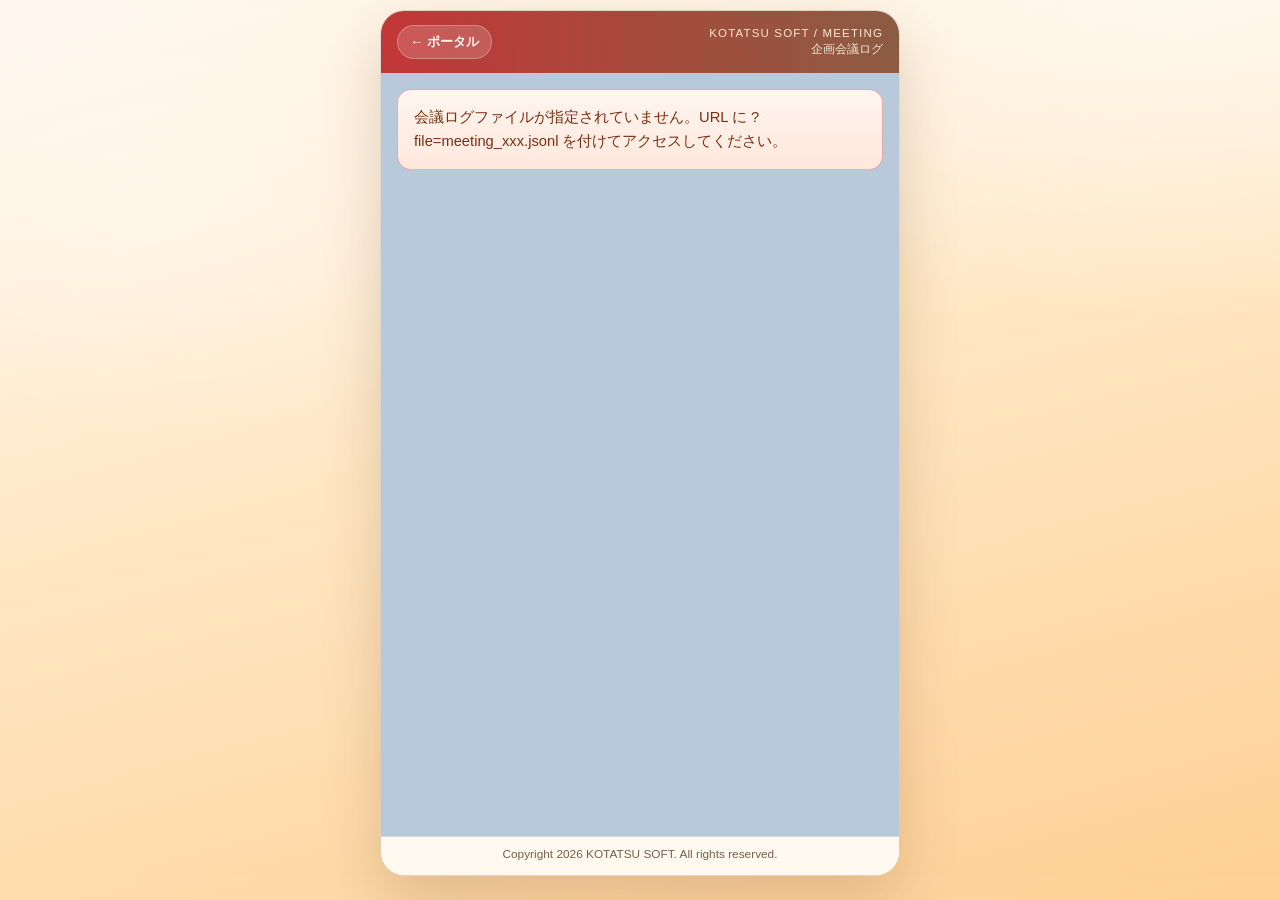
<file: kotatsu-soft/shared/meeting.html>
<!doctype html>
<html lang="ja">
<head>
  <meta charset="UTF-8" />
  <meta name="viewport" content="width=device-width, initial-scale=1.0" />
  <title>企画会議ログ | KOTATSU SOFT</title>
  <style>
    :root {
      --bg-0: #fff8ef;
      --bg-1: #ffe5bf;
      --bg-2: #ffd095;
      --ink: #1f1a17;
      --ink-soft: #5e4f45;
      --brand-red: #bf2f2f;
      --brand-brown: #7f4a2e;
      --stroke: rgba(87, 50, 34, 0.18);
      --shadow: 0 24px 60px rgba(84, 44, 13, 0.18);
      --chat-bg: #b8c9dc;
      --bubble-left: #ffffff;
      --bubble-right: #8de055;
      --bubble-right-text: #1f3312;
      --system-bg: rgba(255, 255, 255, 0.72);
      --proposal-bg: #fff7df;
      --proposal-border: rgba(191, 47, 47, 0.45);
      --decision-bg: #ffe8c7;
      --decision-border: rgba(127, 74, 46, 0.5);
    }

    * {
      box-sizing: border-box;
    }

    html,
    body {
      margin: 0;
      min-height: 100%;
      color: var(--ink);
      background:
        radial-gradient(900px 520px at 94% -6%, rgba(255, 255, 255, 0.65), transparent 70%),
        radial-gradient(640px 380px at 12% 22%, rgba(255, 255, 255, 0.38), transparent 64%),
        linear-gradient(165deg, var(--bg-0) 0%, var(--bg-1) 52%, var(--bg-2) 100%);
      font-family: "Avenir Next", "Hiragino Sans", "Yu Gothic UI", sans-serif;
    }

    .grain {
      position: fixed;
      inset: 0;
      pointer-events: none;
      opacity: 0.11;
      background-image: radial-gradient(circle at 1px 1px, #000 0.7px, transparent 0.7px);
      background-size: 5px 5px;
      mix-blend-mode: multiply;
    }

    .scene {
      width: min(520px, calc(100% - 20px));
      margin: 10px auto 24px;
      border: 1px solid var(--stroke);
      border-radius: 24px;
      overflow: hidden;
      background: linear-gradient(180deg, rgba(255, 255, 255, 0.75), rgba(255, 245, 229, 0.72));
      box-shadow: var(--shadow);
      backdrop-filter: blur(4px);
      display: flex;
      flex-direction: column;
      min-height: calc(100dvh - 34px);
    }

    header {
      position: relative;
      padding: 14px 16px;
      background: linear-gradient(90deg, rgba(191, 47, 47, 0.96), rgba(127, 74, 46, 0.9));
      color: #fff5e6;
      flex-shrink: 0;
    }

    .header-row {
      display: flex;
      align-items: center;
      justify-content: space-between;
      gap: 10px;
    }

    .back-link {
      display: inline-flex;
      align-items: center;
      gap: 6px;
      text-decoration: none;
      color: #fff9f0;
      background: rgba(255, 255, 255, 0.16);
      border: 1px solid rgba(255, 255, 255, 0.28);
      border-radius: 999px;
      padding: 7px 12px;
      font-size: 0.82rem;
      font-weight: 700;
      white-space: nowrap;
    }

    .header-copy {
      min-width: 0;
      text-align: right;
    }

    .page-label {
      margin: 0;
      font-size: 0.72rem;
      letter-spacing: 0.1em;
      text-transform: uppercase;
      color: #ffe8cc;
    }

    .doc-meta {
      margin: 2px 0 0;
      font-size: 0.78rem;
      color: rgba(255, 245, 230, 0.9);
      overflow: hidden;
      text-overflow: ellipsis;
      white-space: nowrap;
      max-width: 220px;
    }

    .chat-shell {
      flex: 1;
      display: flex;
      flex-direction: column;
      min-height: 0;
      background: var(--chat-bg);
    }

    .chat-meta {
      padding: 10px 14px;
      background: rgba(255, 255, 255, 0.35);
      border-bottom: 1px solid rgba(255, 255, 255, 0.45);
      font-size: 0.78rem;
      color: #334155;
      line-height: 1.5;
    }

    .chat-meta strong {
      color: #1e293b;
    }

    .chat-log {
      flex: 1;
      overflow-y: auto;
      padding: 14px 10px 20px;
      display: flex;
      flex-direction: column;
      gap: 10px;
    }

    .status {
      margin: 16px;
      padding: 16px;
      border-radius: 14px;
      border: 1px solid var(--stroke);
      background: rgba(255, 250, 242, 0.95);
      color: var(--ink-soft);
      font-size: 0.92rem;
      line-height: 1.6;
    }

    .status.error {
      border-color: rgba(191, 47, 47, 0.35);
      background: linear-gradient(180deg, #fff5f0, #ffe8dc);
      color: #7b2f12;
    }

    .msg-row {
      display: flex;
      align-items: flex-end;
      gap: 8px;
      max-width: 100%;
    }

    .msg-row.left {
      justify-content: flex-start;
    }

    .msg-row.right {
      justify-content: flex-end;
      flex-direction: row-reverse;
    }

    .msg-row.system {
      justify-content: center;
    }

    .avatar {
      width: 38px;
      height: 38px;
      border-radius: 50%;
      flex-shrink: 0;
      display: grid;
      place-items: center;
      overflow: hidden;
      background: #fff;
      border: 2px solid rgba(255, 255, 255, 0.85);
      box-shadow: 0 2px 8px rgba(15, 23, 42, 0.12);
      font-size: 1.05rem;
    }

    .avatar img {
      width: 100%;
      height: 100%;
      object-fit: cover;
      display: block;
    }

    .bubble-wrap {
      display: flex;
      flex-direction: column;
      gap: 4px;
      max-width: min(78%, 320px);
      min-width: 0;
    }

    .msg-row.right .bubble-wrap {
      align-items: flex-end;
    }

    .sender-name {
      margin: 0;
      font-size: 0.72rem;
      color: rgba(30, 41, 59, 0.82);
      padding-left: 4px;
    }

    .msg-row.right .sender-name {
      padding-left: 0;
      padding-right: 4px;
      text-align: right;
    }

    .bubble {
      position: relative;
      padding: 10px 12px;
      border-radius: 18px;
      font-size: 0.92rem;
      line-height: 1.55;
      white-space: pre-wrap;
      word-break: break-word;
      box-shadow: 0 2px 8px rgba(15, 23, 42, 0.08);
    }

    .bubble.left {
      background: var(--bubble-left);
      color: var(--ink);
      border-top-left-radius: 6px;
    }

    .bubble.right {
      background: var(--bubble-right);
      color: var(--bubble-right-text);
      border-top-right-radius: 6px;
    }

    .bubble.proposal {
      background: var(--proposal-bg);
      border: 1.5px solid var(--proposal-border);
    }

    .bubble.decision {
      background: var(--decision-bg);
      border: 1.5px solid var(--decision-border);
      font-weight: 700;
    }

    .system-pill {
      display: inline-block;
      max-width: 92%;
      padding: 7px 14px;
      border-radius: 999px;
      background: var(--system-bg);
      color: #475569;
      font-size: 0.78rem;
      line-height: 1.45;
      text-align: center;
      box-shadow: 0 1px 4px rgba(15, 23, 42, 0.08);
      white-space: pre-wrap;
    }

    .time {
      font-size: 0.68rem;
      color: rgba(51, 65, 85, 0.72);
      flex-shrink: 0;
      align-self: flex-end;
      margin-bottom: 2px;
    }

    .phase-tag {
      display: inline-block;
      margin-left: 6px;
      padding: 1px 6px;
      border-radius: 999px;
      background: rgba(127, 74, 46, 0.12);
      color: #7f4a2e;
      font-size: 0.68rem;
      font-weight: 700;
      vertical-align: middle;
    }

    footer {
      padding: 10px 14px 14px;
      color: #755f50;
      font-size: 0.74rem;
      text-align: center;
      background: rgba(255, 250, 242, 0.92);
      border-top: 1px solid var(--stroke);
    }

    @media (max-width: 520px) {
      .scene {
        width: 100%;
        margin: 0;
        border-radius: 0;
        min-height: 100dvh;
      }

      .bubble-wrap {
        max-width: 84%;
      }
    }
  </style>
</head>
<body>
  <div class="grain" aria-hidden="true"></div>

  <div class="scene">
    <header>
      <div class="header-row">
        <a class="back-link" id="backLink" href="../game-projects/index.html">← ポータル</a>
        <div class="header-copy">
          <p class="page-label">KOTATSU SOFT / Meeting</p>
          <p class="doc-meta" id="docMeta" aria-live="polite">企画会議ログ</p>
        </div>
      </div>
    </header>

    <div class="chat-shell">
      <div class="chat-meta" id="chatMeta" hidden></div>
      <p class="status" id="status" aria-live="polite">会議ログを読み込んでいます…</p>
      <div class="chat-log" id="chatLog" hidden aria-live="polite"></div>
    </div>

    <footer>
      Copyright 2026 KOTATSU SOFT. All rights reserved.
    </footer>
  </div>

  <script>
    const MEETING_DIR = "./meeting/";
    const AVATAR_BASE =
      "https://raw.githubusercontent.com/kotatsusoftdev/kotatsu-soft-app/main/kotatsu-soft/ai-core/assets/avatars/";

    const AVATAR_MAP = {
      nobita: { src: `${AVATAR_BASE}nobuta.png`, alt: "のぶ太社長" },
      shizuka: { src: `${AVATAR_BASE}pm.png`, alt: "すずかちゃん" },
      suge: { src: `${AVATAR_BASE}dev.png`, alt: "スゴ杉くん" },
      gian: { src: `${AVATAR_BASE}marketing.png`, alt: "ヂャイアン" },
      system: { emoji: "📋", alt: "SYSTEM" },
    };

    const statusEl = document.getElementById("status");
    const chatLogEl = document.getElementById("chatLog");
    const metaEl = document.getElementById("docMeta");
    const chatMetaEl = document.getElementById("chatMeta");

    function resolveMeetingFile(rawFile) {
      if (typeof rawFile !== "string") return null;
      const trimmed = rawFile.trim();
      if (!trimmed) return null;

      const normalized = trimmed.replace(/\\/g, "/");
      if (normalized.includes("..")) return null;

      if (/^meeting\//i.test(normalized)) {
        const rest = normalized.slice("meeting/".length);
        if (!rest || rest.includes("/")) return null;
        return rest;
      }

      if (normalized.includes("/")) return null;
      if (!/^meeting_.+\.jsonl$/i.test(normalized)) return null;
      return normalized;
    }

    function buildMeetingUrl(fileName) {
      return `${MEETING_DIR}${encodeURIComponent(fileName).replace(/%2F/g, "/")}`;
    }

    function shortenDisplayName(name) {
      if (typeof name !== "string") return "";
      return name
        .replace(/\(PM\)/gi, "")
        .replace(/\(エンジニア\)/g, "")
        .replace(/\(マーケ\)/g, "")
        .trim();
    }

    function formatTime(timestamp) {
      const date = new Date(timestamp);
      if (Number.isNaN(date.getTime())) return "";
      return date.toLocaleTimeString("ja-JP", {
        hour: "2-digit",
        minute: "2-digit",
      });
    }

    function showError(message) {
      statusEl.textContent = message;
      statusEl.classList.add("error");
      statusEl.hidden = false;
      chatLogEl.hidden = true;
      chatMetaEl.hidden = true;
    }

    function createAvatar(avatarKey, altText) {
      const avatar = document.createElement("div");
      avatar.className = "avatar";
      const config = AVATAR_MAP[avatarKey] || AVATAR_MAP.system;

      if (config.src) {
        const img = document.createElement("img");
        img.src = config.src;
        img.alt = altText || config.alt || avatarKey;
        img.loading = "lazy";
        img.decoding = "async";
        img.addEventListener("error", () => {
          img.remove();
          avatar.textContent = config.emoji || "🤖";
        });
        avatar.appendChild(img);
      } else {
        avatar.textContent = config.emoji || "🤖";
        avatar.setAttribute("aria-label", altText || config.alt || avatarKey);
      }

      return avatar;
    }

    function renderMessage(message) {
      if (message.type === "system" || message.role === "system") {
        const row = document.createElement("div");
        row.className = "msg-row system";
        const pill = document.createElement("div");
        pill.className = "system-pill";
        pill.textContent = message.message || "";
        row.appendChild(pill);
        return row;
      }

      const side = message.side === "right" ? "right" : "left";
      const row = document.createElement("div");
      row.className = `msg-row ${side}`;
      row.dataset.messageId = message.id || "";

      row.appendChild(createAvatar(message.avatar, message.display_name));

      const wrap = document.createElement("div");
      wrap.className = "bubble-wrap";

      const name = document.createElement("p");
      name.className = "sender-name";
      name.textContent = shortenDisplayName(message.display_name);
      wrap.appendChild(name);

      const bubble = document.createElement("div");
      bubble.className = `bubble ${side}`;
      if (message.type === "proposal") bubble.classList.add("proposal");
      if (message.type === "decision") bubble.classList.add("decision");
      bubble.textContent = message.message || "";
      wrap.appendChild(bubble);

      row.appendChild(wrap);

      const time = document.createElement("span");
      time.className = "time";
      time.textContent = formatTime(message.timestamp);
      row.appendChild(time);

      return row;
    }

    function parseJsonl(text) {
      const messages = [];
      const lines = text.split(/\r?\n/);

      for (let i = 0; i < lines.length; i += 1) {
        const line = lines[i].trim();
        if (!line) continue;
        try {
          const payload = JSON.parse(line);
          if (payload && typeof payload === "object") {
            messages.push(payload);
          }
        } catch (_error) {
          throw new Error(`JSONL の ${i + 1} 行目が不正です。`);
        }
      }

      return messages;
    }

    function extractTheme(messages) {
      for (const message of messages) {
        if (message.type !== "system") continue;
        const text = String(message.message || "");
        if (text.startsWith("テーマ：")) {
          return text.slice("テーマ：".length).trim();
        }
      }
      return "";
    }

    function renderChat(messages, fileName) {
      statusEl.hidden = true;
      statusEl.classList.remove("error");
      chatLogEl.innerHTML = "";

      for (const message of messages) {
        chatLogEl.appendChild(renderMessage(message));
      }

      chatLogEl.hidden = false;
      metaEl.textContent = fileName.replace(/^meeting_|\.jsonl$/gi, "");

      const theme = extractTheme(messages);
      if (theme) {
        chatMetaEl.innerHTML = `<strong>企画テーマ</strong> ${theme}<span class="phase-tag">${messages.length} messages</span>`;
        chatMetaEl.hidden = false;
      }

      document.title = `企画会議 | ${theme || fileName} | KOTATSU SOFT`;
    }

    async function loadMeetingLog() {
      const params = new URLSearchParams(window.location.search);
      const fileName = resolveMeetingFile(params.get("file"));

      if (!fileName) {
        showError("会議ログファイルが指定されていません。URL に ?file=meeting_xxx.jsonl を付けてアクセスしてください。");
        return;
      }

      try {
        const response = await fetch(buildMeetingUrl(fileName), {
          method: "GET",
          cache: "no-store",
          headers: {
            accept: "application/x-ndjson, application/json, text/plain, */*",
          },
        });

        if (!response.ok) {
          showError(`会議ログを読み込めませんでした（${response.status}）。ファイルが存在するか確認してください。`);
          return;
        }

        const jsonl = await response.text();
        const messages = parseJsonl(jsonl);

        if (!messages.length) {
          showError("会議ログが空です。");
          return;
        }

        renderChat(messages, fileName);
      } catch (error) {
        const message = error instanceof Error ? error.message : "会議ログの取得中にエラーが発生しました。";
        showError(`${message} ローカルサーバー経由で開いているか確認してください。`);
      }
    }

    async function resolvePortalUrl() {
      const backLink = document.getElementById("backLink");
      if (!backLink) return;

      try {
        const response = await fetch("../game-projects/index.html", {
          method: "HEAD",
          cache: "no-store",
        });
        backLink.href = response.ok ? "../game-projects/index.html" : "../index.html";
      } catch (_error) {
        backLink.href = "../index.html";
      }
    }

    void resolvePortalUrl();
    void loadMeetingLog();
  </script>
</body>
</html>
</file>
